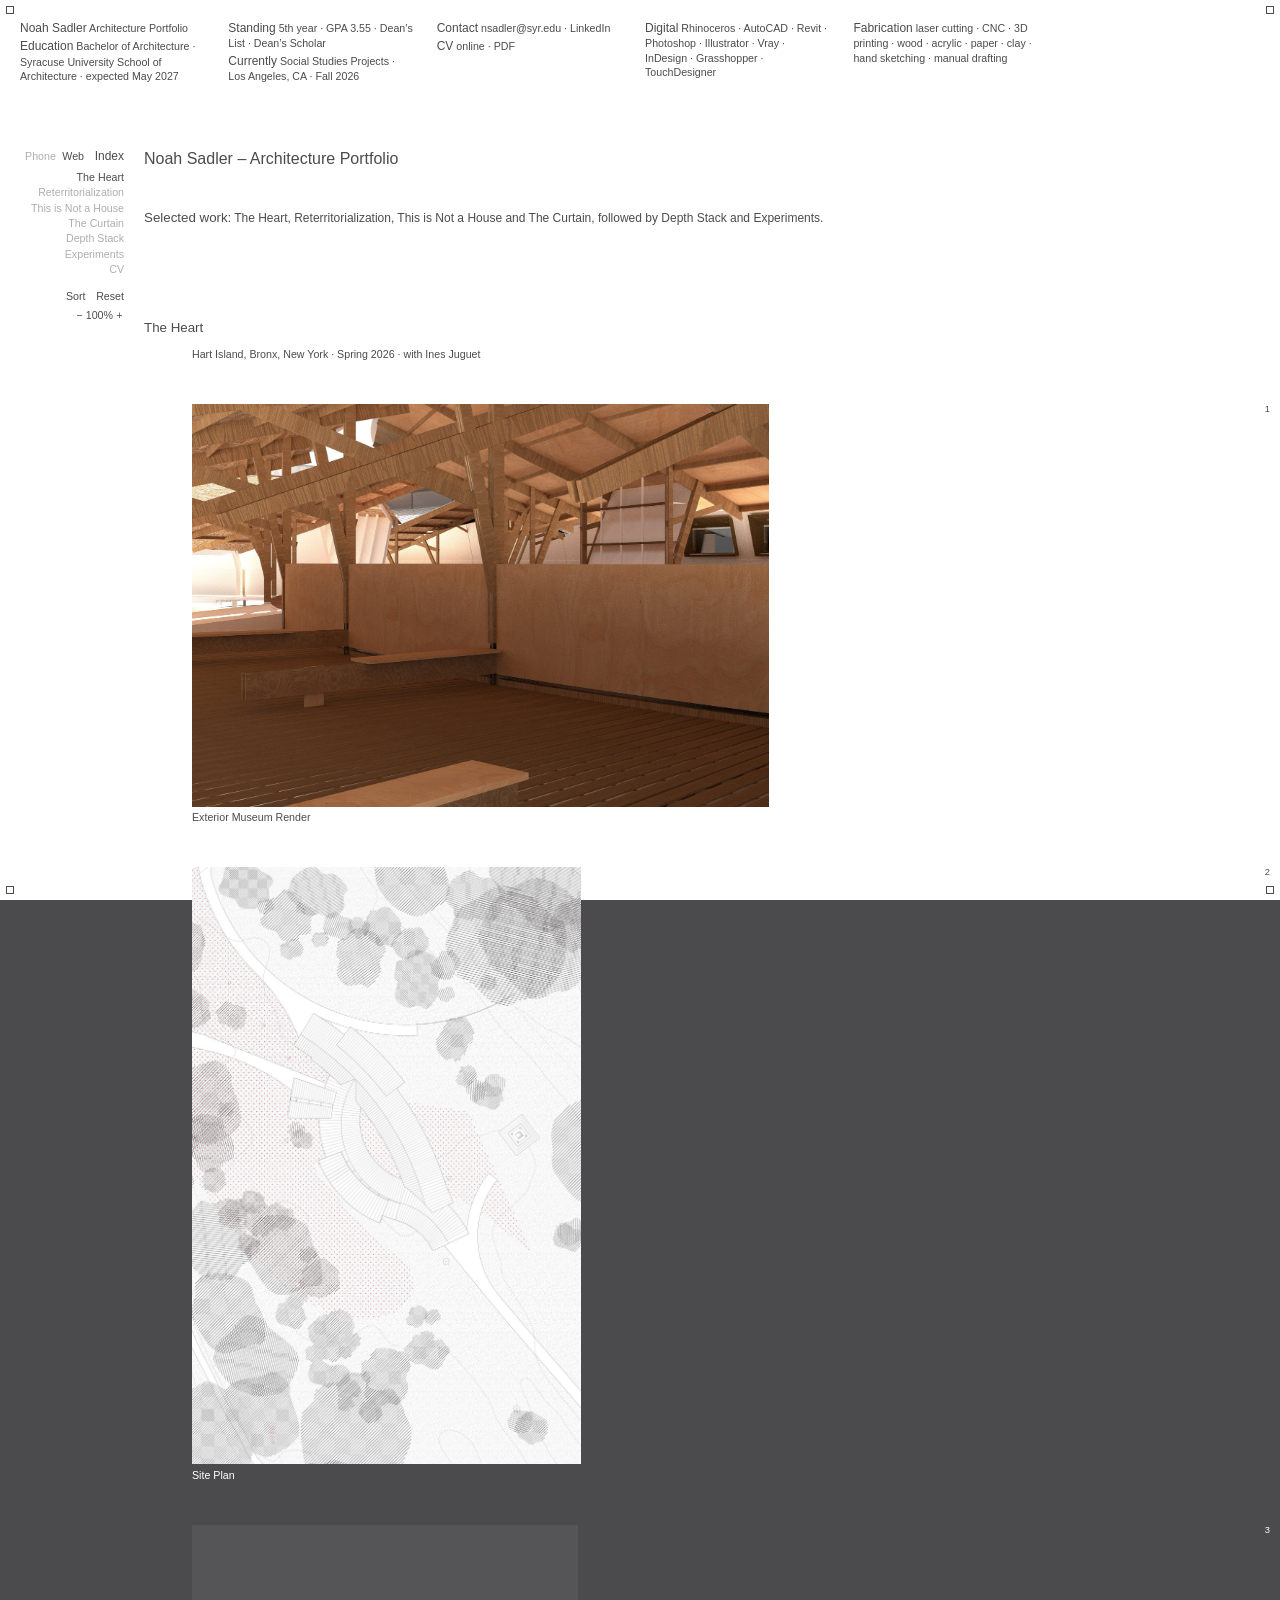
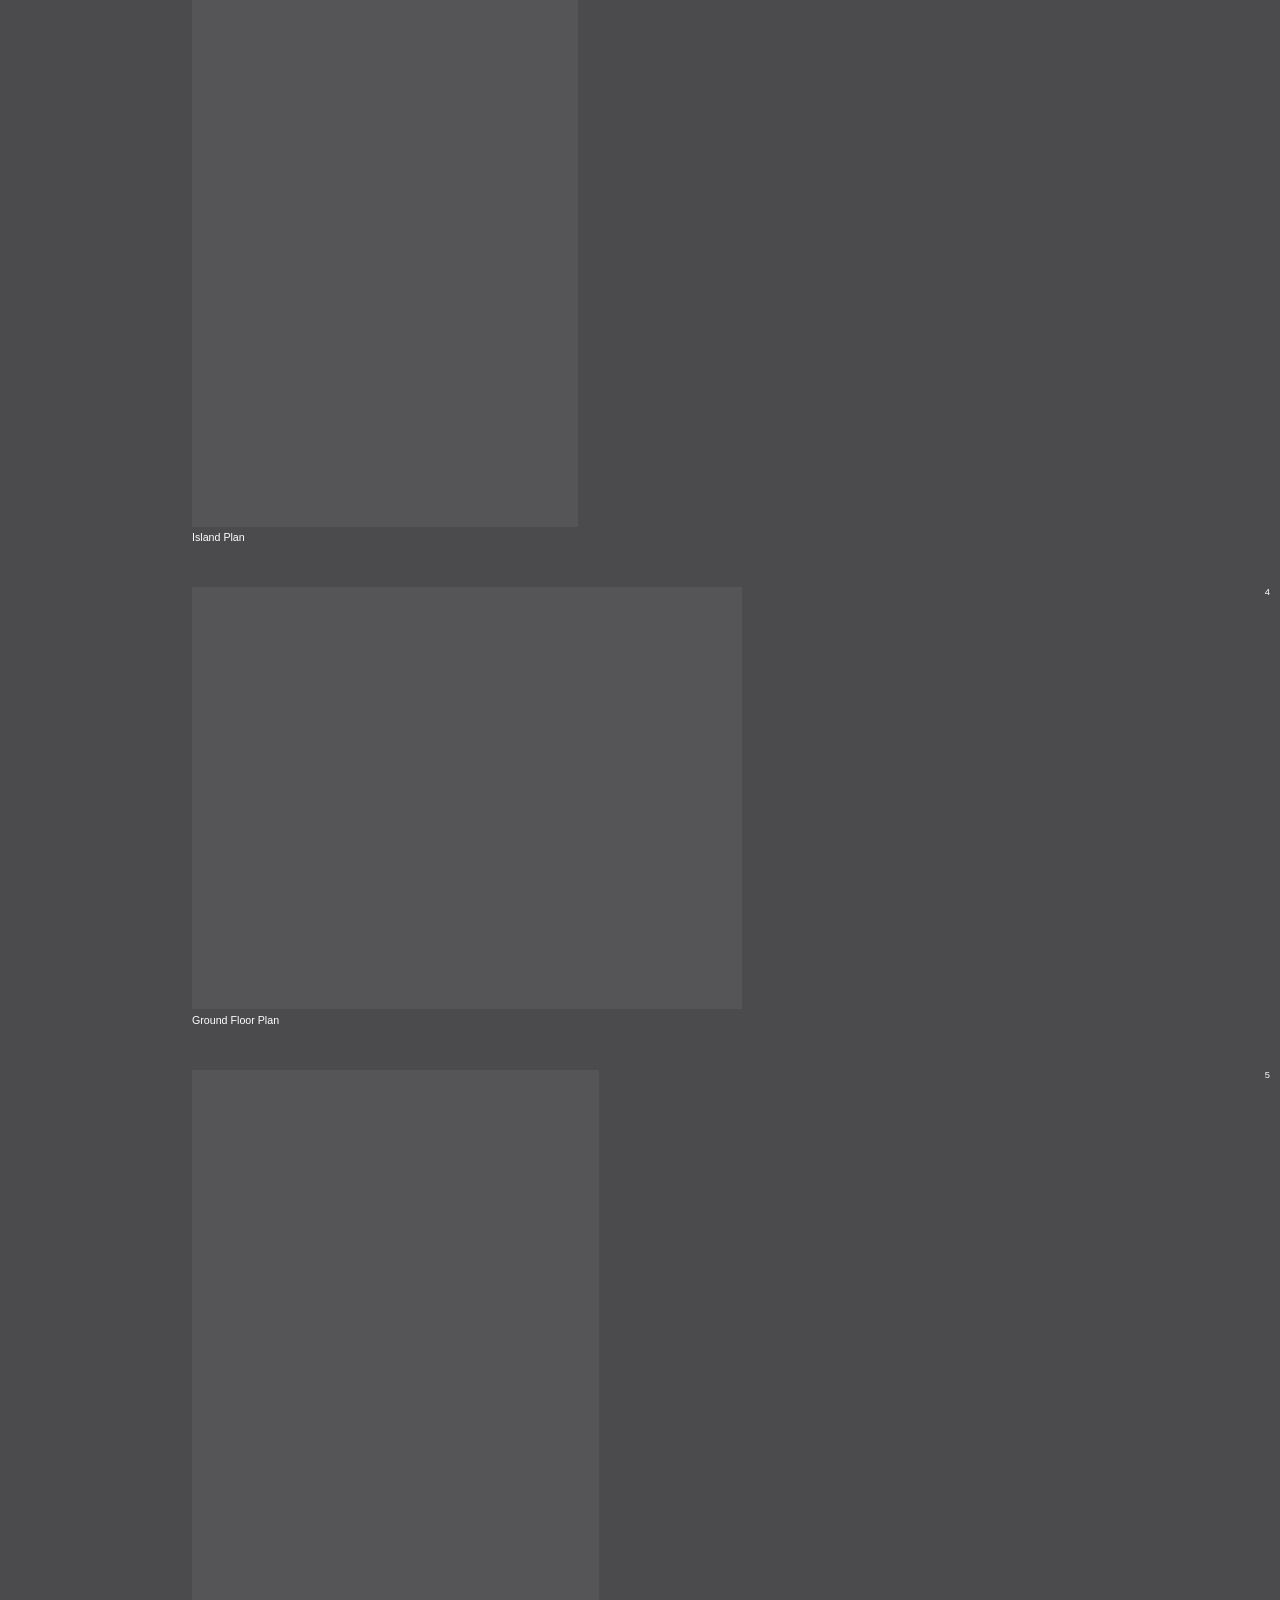
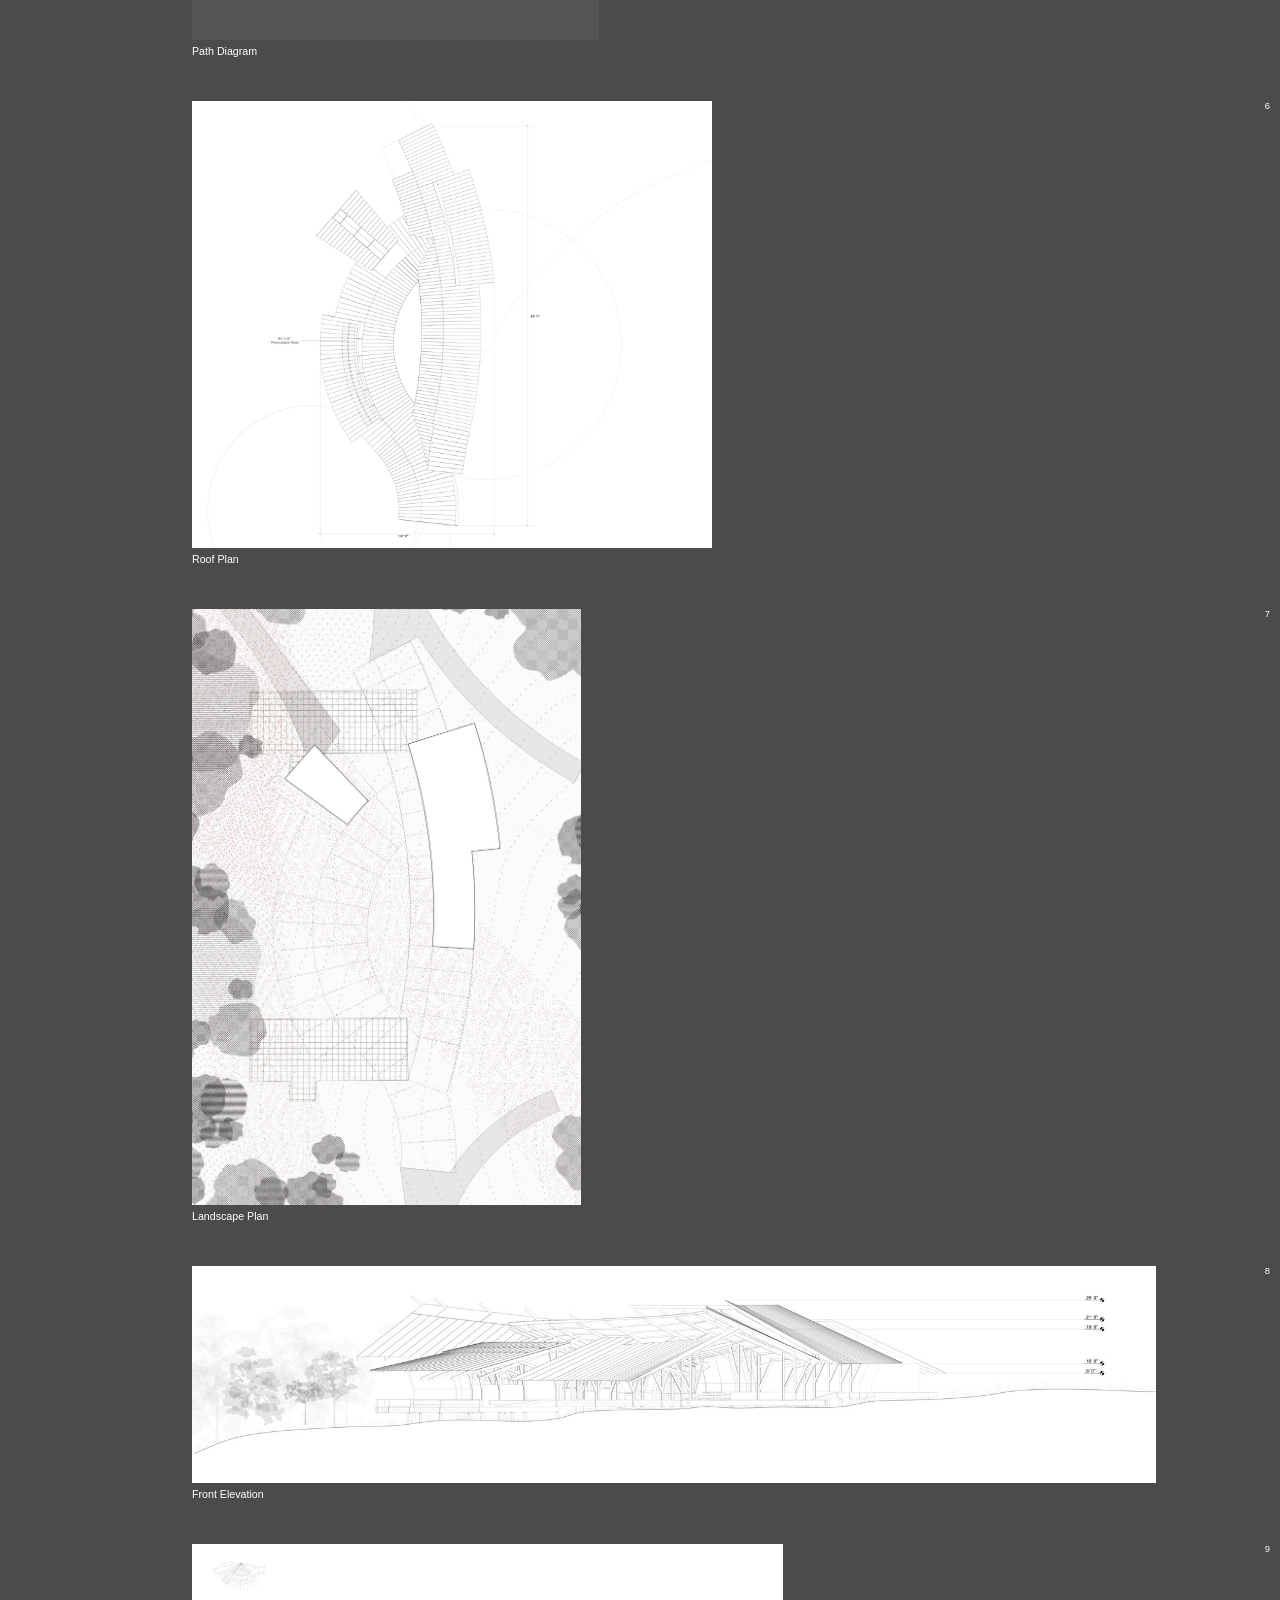
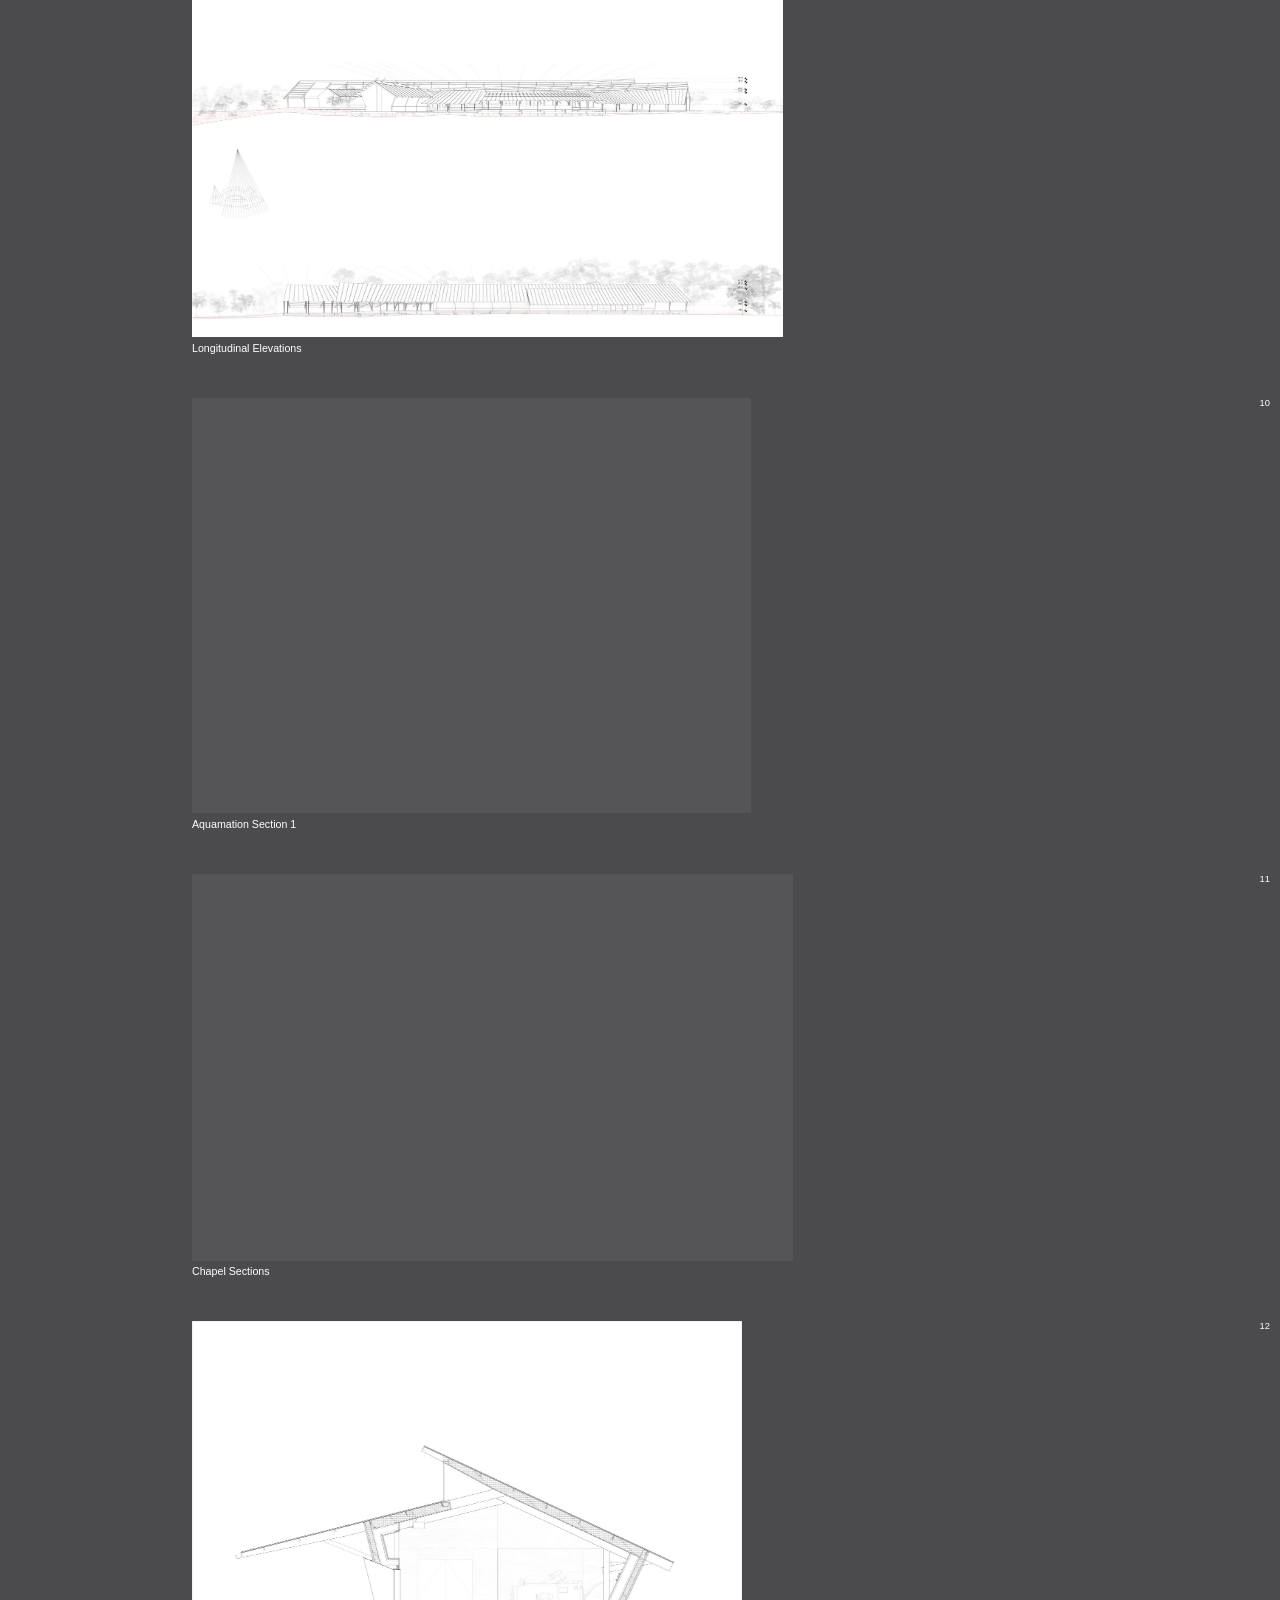
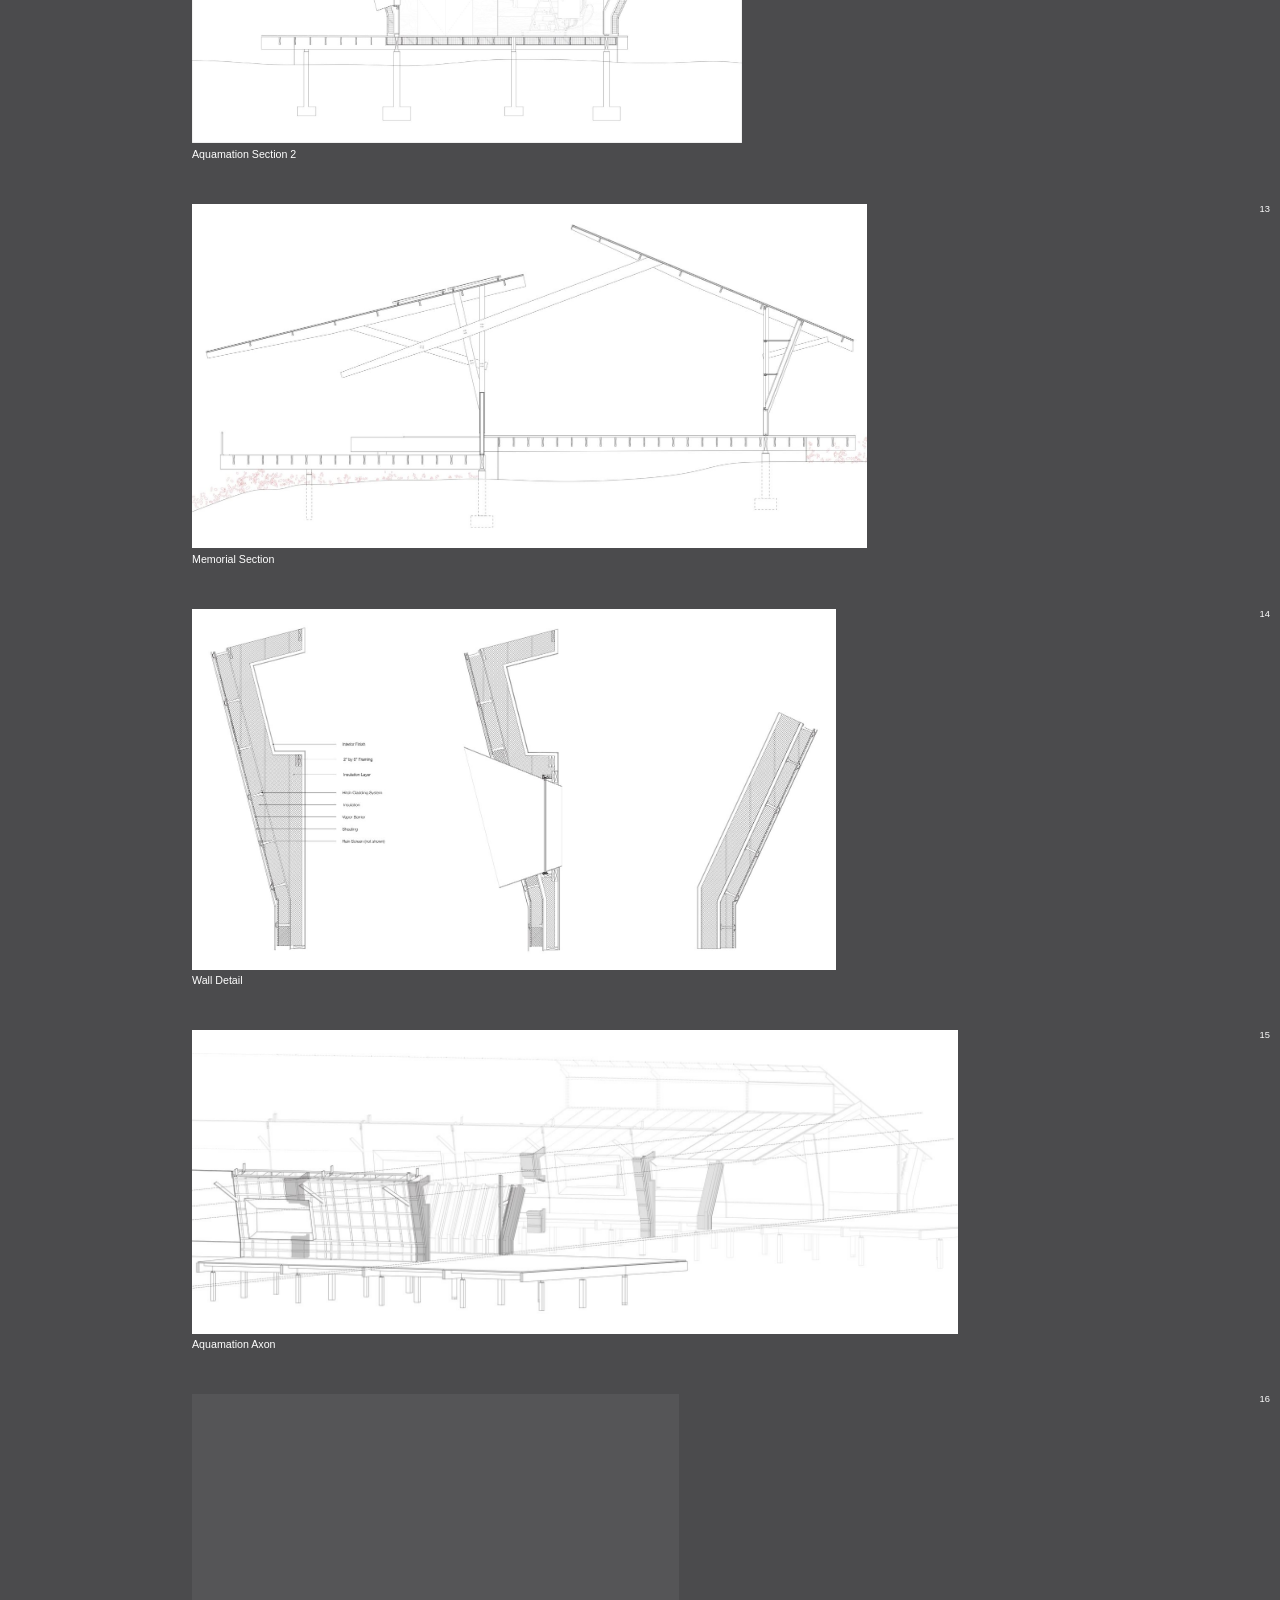
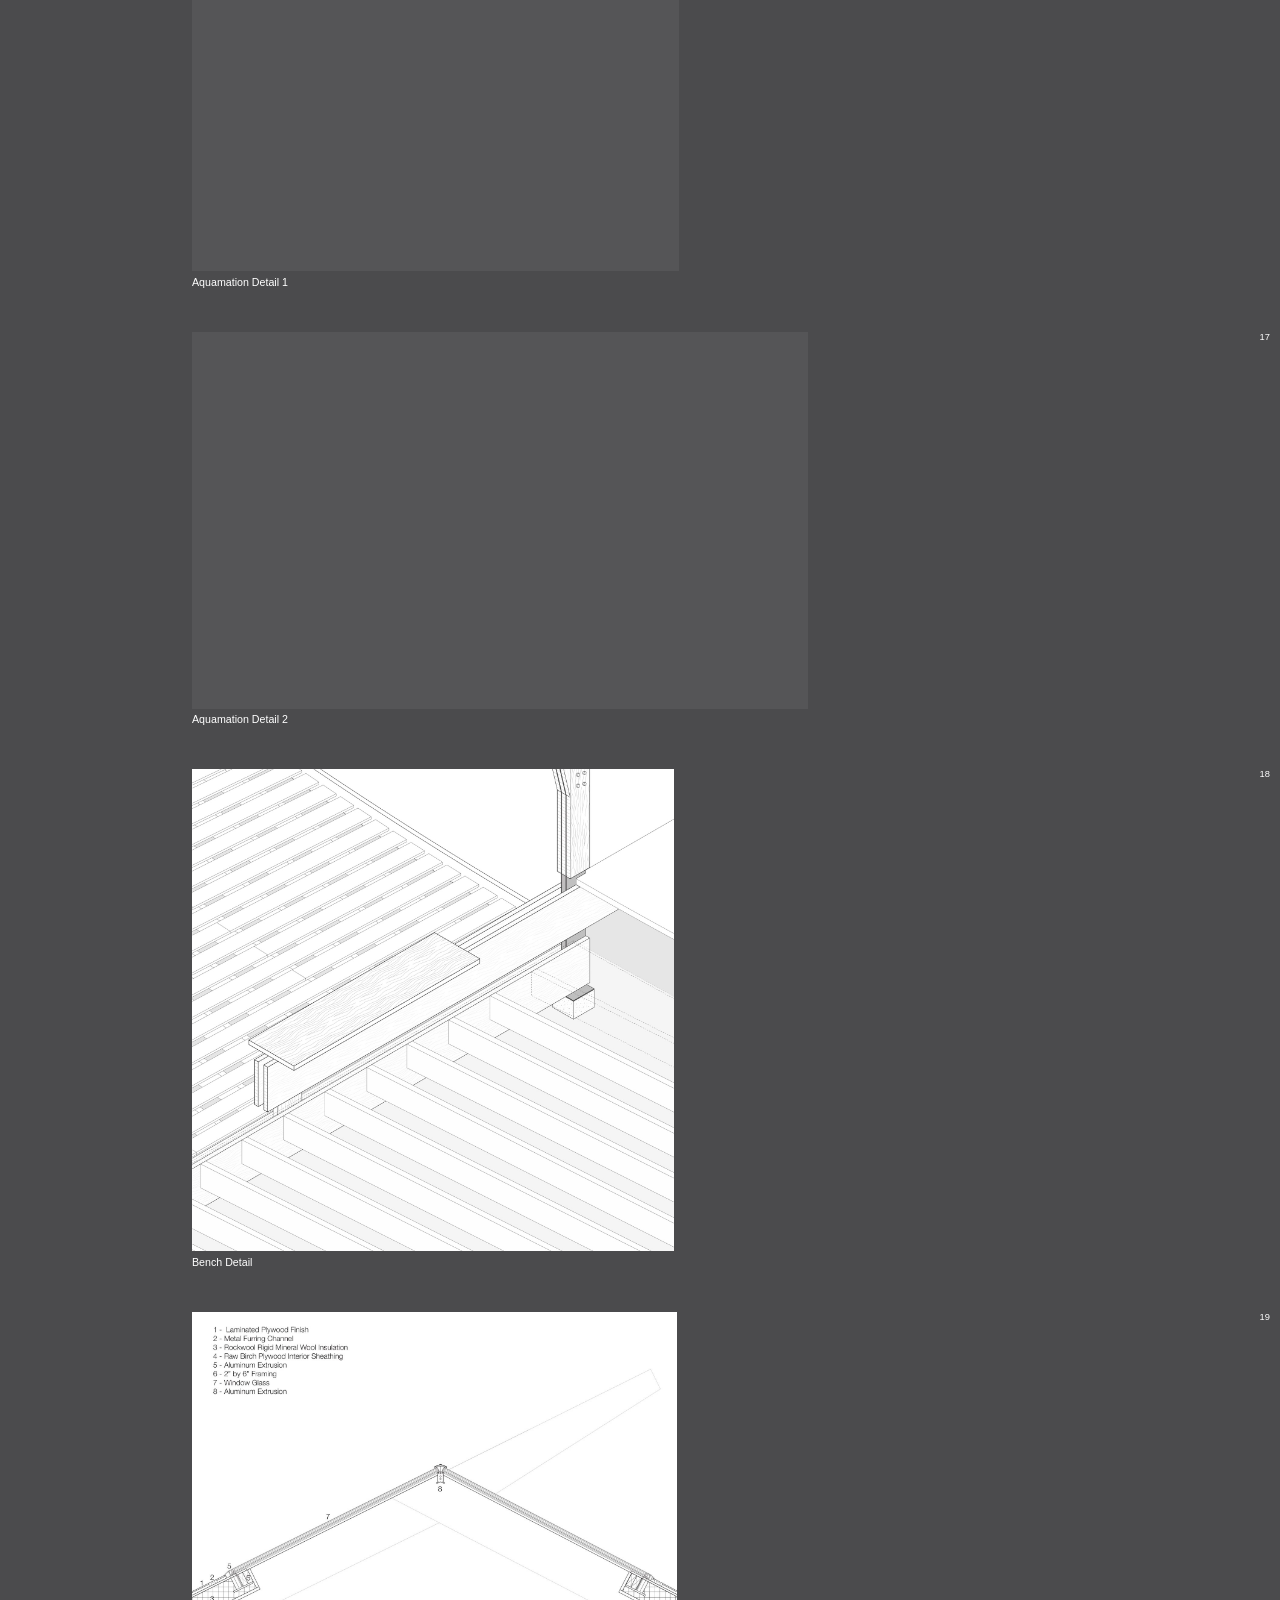
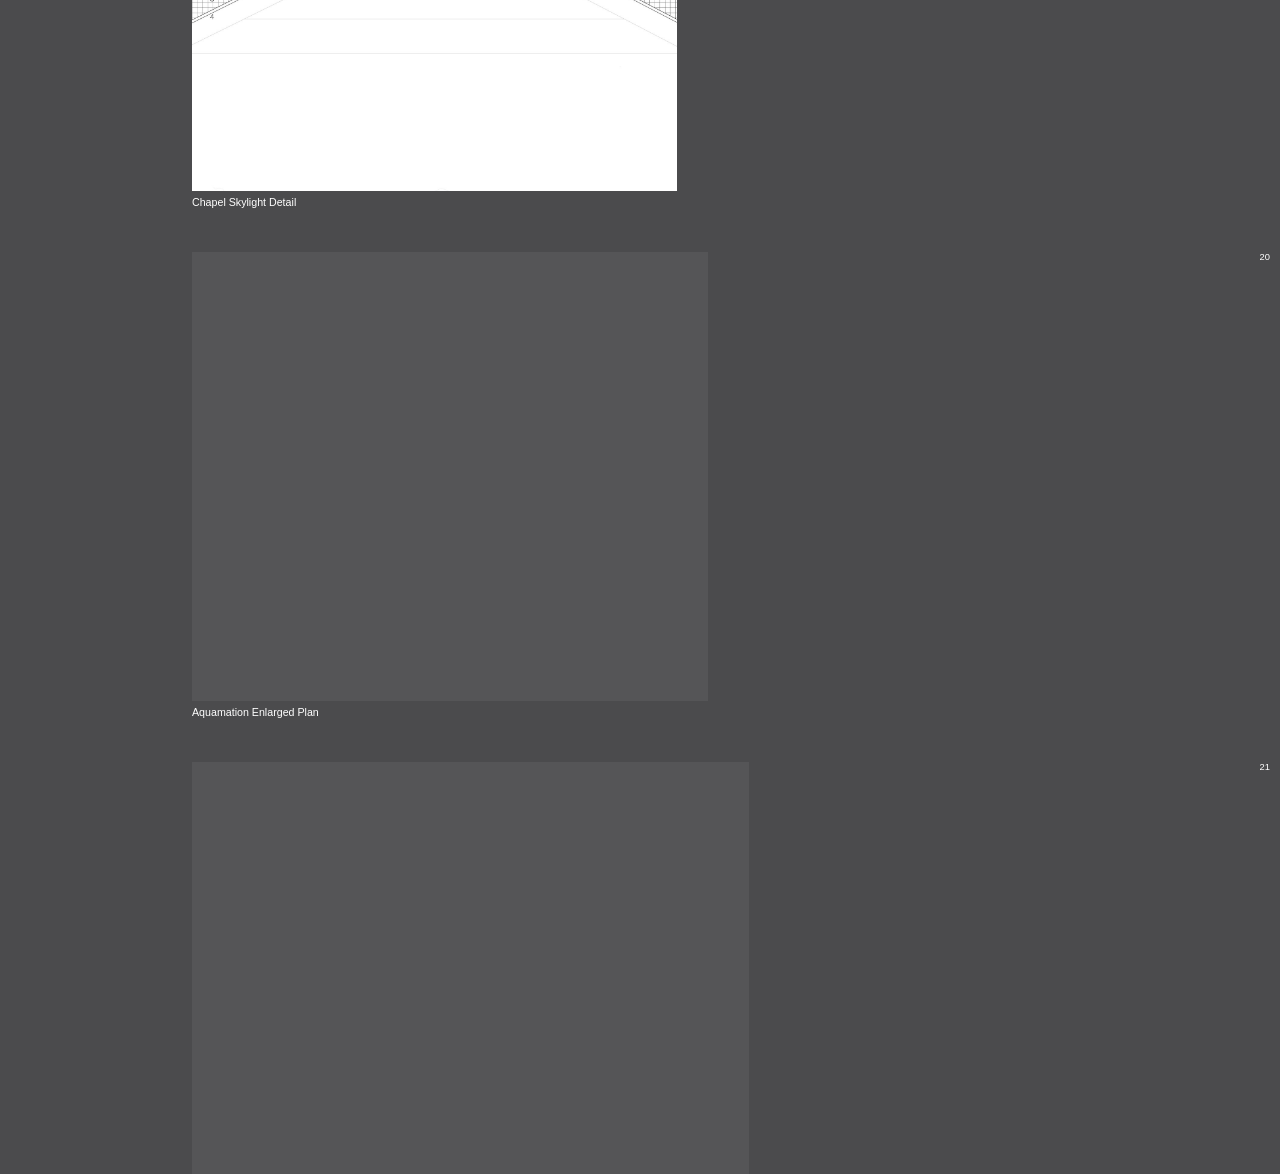
<file: index.html>
<!doctype html>
<html lang="en">
<head>
<meta charset="utf-8">
<meta name="viewport" content="width=device-width, initial-scale=1">
<title>Noah Sadler — Architecture Portfolio</title>
<meta name="description" content="Noah Sadler, architecture portfolio: The Heart, Reterritorialization, This is Not a House, The Curtain, Depth Stack, experiments and CV.">
<link rel="stylesheet" href="site.css?v=2fb1f12a">
</head>
<body class="portfolio" id="top">
<div id="boxfill" aria-hidden="true"></div>
<header id="brief" class="flip" aria-label="Noah Sadler, at a glance">
<p><strong class="lead">Noah Sadler</strong> Architecture Portfolio</p>
<p><strong class="lead">Education</strong> Bachelor of Architecture · Syracuse University School of Architecture · expected May 2027</p>
<p><strong class="lead">Standing</strong> 5th year · GPA 3.55 · Dean’s List · Dean’s Scholar</p>
<p><strong class="lead">Currently</strong> Social Studies Projects · Los Angeles, CA · Fall 2026</p>
<p><strong class="lead">Contact</strong> <a href="mailto:nsadler@syr.edu">nsadler@syr.edu</a> · <a href="https://www.linkedin.com/in/noah-sadler" target="_blank" rel="noopener">LinkedIn</a></p>
<p><strong class="lead">CV</strong> <a href="cv.html">online</a> · <a href="Noah_Sadler_CV.pdf" target="_blank" rel="noopener">PDF</a></p>
<p><strong class="lead">Digital</strong> Rhinoceros · AutoCAD · Revit · Photoshop · Illustrator · Vray · InDesign · Grasshopper · TouchDesigner</p>
<p><strong class="lead">Fabrication</strong> laser cutting · CNC · 3D printing · wood · acrylic · paper · clay · hand sketching · manual drafting</p>

</header>
<nav id="index" aria-label="Index"><div class="inner"><div class="head"><a class="lead" href="index.html#top" title="Back to the top">Index</a><span class="view" role="group" aria-label="Version"><button type="button" data-view="phone">Phone</button><button type="button" data-view="web">Web</button></span></div><a href="index.html#the-heart">The Heart</a><a href="index.html#reterritorialization">Reterritorialization</a><a href="index.html#this-is-not-a-house">This is Not a House</a><a href="index.html#the-curtain">The Curtain</a><a href="index.html#depth-stack">Depth Stack</a><a href="index.html#experiments">Experiments</a><a href="cv.html">CV</a><span class="acts"><button type="button" class="sort" title="Put every image back in order">Sort</button><button type="button" class="reset" title="Back to how the site opens">Reset</button></span><span class="scale" title="Scale the page down to see more of it at once (or Alt + scroll)"><button type="button" class="zo" aria-label="Scale down">−</button><span class="zv">100%</span><button type="button" class="zi" aria-label="Scale up">+</button></span></div></nav>
<main>
<h1>Noah Sadler – Architecture Portfolio</h1><p class="sec intro"><strong class="lead">Selected work</strong>: <a href="#the-heart">The Heart</a>, <a href="#reterritorialization">Reterritorialization</a>, <a href="#this-is-not-a-house">This is Not a House</a> and <a href="#the-curtain">The Curtain</a>, followed by <a href="#depth-stack">Depth Stack</a> and <a href="#experiments">Experiments</a>.</p><section id="the-heart"><p class="sec"><strong class="lead">The Heart</strong> </p><p class="facts">Hart Island, Bronx, New York · Spring 2026 · with Ines Juguet</p><figure data-n="1" data-full="full/01_the-heart/24_exterior-museum-render.jpg" style="--ar:1.4350"><img src="img/01_the-heart/24_exterior-museum-render.jpg" width="1600" height="1115" alt="Exterior Museum Render" loading="lazy" decoding="async"><figcaption>Exterior Museum Render<span class="cite"> <a href="full/01_the-heart/24_exterior-museum-render.jpg" target="_blank" rel="noopener">1</a></span></figcaption></figure><figure data-n="2" data-full="full/01_the-heart/01_site-plan.jpg" style="--ar:0.6523"><img src="img/01_the-heart/01_site-plan.jpg" width="1600" height="2453" alt="Site Plan" loading="lazy" decoding="async"><figcaption>Site Plan<span class="cite"> <a href="full/01_the-heart/01_site-plan.jpg" target="_blank" rel="noopener">2</a></span></figcaption></figure><figure data-n="3" data-full="full/01_the-heart/02_island-plan.jpg" style="--ar:0.6410"><img src="img/01_the-heart/02_island-plan.jpg" width="1600" height="2496" alt="Island Plan" loading="lazy" decoding="async"><figcaption>Island Plan<span class="cite"> <a href="full/01_the-heart/02_island-plan.jpg" target="_blank" rel="noopener">3</a></span></figcaption></figure><figure data-n="4" data-full="full/01_the-heart/04_ground-floor-plan.jpg" style="--ar:1.3040"><img src="img/01_the-heart/04_ground-floor-plan.jpg" width="1600" height="1227" alt="Ground Floor Plan" loading="lazy" decoding="async"><figcaption>Ground Floor Plan<span class="cite"> <a href="full/01_the-heart/04_ground-floor-plan.jpg" target="_blank" rel="noopener">4</a></span></figcaption></figure><figure data-n="5" data-full="full/01_the-heart/03_path-diagram.jpg" style="--ar:0.7146"><img src="img/01_the-heart/03_path-diagram.jpg" width="1600" height="2239" alt="Path Diagram" loading="lazy" decoding="async"><figcaption>Path Diagram<span class="cite"> <a href="full/01_the-heart/03_path-diagram.jpg" target="_blank" rel="noopener">5</a></span></figcaption></figure><figure data-n="6" data-full="full/01_the-heart/05_roof-plan.jpg" style="--ar:1.1628"><img src="img/01_the-heart/05_roof-plan.jpg" width="1600" height="1376" alt="Roof Plan" loading="lazy" decoding="async"><figcaption>Roof Plan<span class="cite"> <a href="full/01_the-heart/05_roof-plan.jpg" target="_blank" rel="noopener">6</a></span></figcaption></figure><figure data-n="7" data-full="full/01_the-heart/06_landscape-plan.jpg" style="--ar:0.6523"><img src="img/01_the-heart/06_landscape-plan.jpg" width="1600" height="2453" alt="Landscape Plan" loading="lazy" decoding="async"><figcaption>Landscape Plan<span class="cite"> <a href="full/01_the-heart/06_landscape-plan.jpg" target="_blank" rel="noopener">7</a></span></figcaption></figure><figure data-n="8" data-full="full/01_the-heart/07_front-elevation.jpg" style="--ar:4.4321"><img src="img/01_the-heart/07_front-elevation.jpg" width="1600" height="361" alt="Front Elevation" loading="lazy" decoding="async"><figcaption>Front Elevation<span class="cite"> <a href="full/01_the-heart/07_front-elevation.jpg" target="_blank" rel="noopener">8</a></span></figcaption></figure><figure data-n="9" data-full="full/01_the-heart/08_longitudinal-elevations.jpg" style="--ar:1.5023"><img src="img/01_the-heart/08_longitudinal-elevations.jpg" width="1600" height="1065" alt="Longitudinal Elevations" loading="lazy" decoding="async"><figcaption>Longitudinal Elevations<span class="cite"> <a href="full/01_the-heart/08_longitudinal-elevations.jpg" target="_blank" rel="noopener">9</a></span></figcaption></figure><figure data-n="10" data-full="full/01_the-heart/09_aquamation-section-1.jpg" style="--ar:1.3479"><img src="img/01_the-heart/09_aquamation-section-1.jpg" width="1600" height="1187" alt="Aquamation Section 1" loading="lazy" decoding="async"><figcaption>Aquamation Section 1<span class="cite"> <a href="full/01_the-heart/09_aquamation-section-1.jpg" target="_blank" rel="noopener">10</a></span></figcaption></figure><figure data-n="11" data-full="full/01_the-heart/11_chapel-sections.jpg" style="--ar:1.5534"><img src="img/01_the-heart/11_chapel-sections.jpg" width="1600" height="1030" alt="Chapel Sections" loading="lazy" decoding="async"><figcaption>Chapel Sections<span class="cite"> <a href="full/01_the-heart/11_chapel-sections.jpg" target="_blank" rel="noopener">11</a></span></figcaption></figure><figure data-n="12" data-full="full/01_the-heart/10_aquamation-section-2.jpg" style="--ar:1.3040"><img src="img/01_the-heart/10_aquamation-section-2.jpg" width="1600" height="1227" alt="Aquamation Section 2" loading="lazy" decoding="async"><figcaption>Aquamation Section 2<span class="cite"> <a href="full/01_the-heart/10_aquamation-section-2.jpg" target="_blank" rel="noopener">12</a></span></figcaption></figure><figure data-n="13" data-full="full/01_the-heart/12_memorial-section.jpg" style="--ar:1.9632"><img src="img/01_the-heart/12_memorial-section.jpg" width="1600" height="815" alt="Memorial Section" loading="lazy" decoding="async"><figcaption>Memorial Section<span class="cite"> <a href="full/01_the-heart/12_memorial-section.jpg" target="_blank" rel="noopener">13</a></span></figcaption></figure><figure data-n="14" data-full="full/01_the-heart/13_wall-detail.jpg" style="--ar:1.7837"><img src="img/01_the-heart/13_wall-detail.jpg" width="1600" height="897" alt="Wall Detail" loading="lazy" decoding="async"><figcaption>Wall Detail<span class="cite"> <a href="full/01_the-heart/13_wall-detail.jpg" target="_blank" rel="noopener">14</a></span></figcaption></figure><figure data-n="15" data-full="full/01_the-heart/14_aquamation-axon.jpg" style="--ar:2.5237"><img src="img/01_the-heart/14_aquamation-axon.jpg" width="1600" height="634" alt="Aquamation Axon" loading="lazy" decoding="async"><figcaption>Aquamation Axon<span class="cite"> <a href="full/01_the-heart/14_aquamation-axon.jpg" target="_blank" rel="noopener">15</a></span></figcaption></figure><figure data-n="16" data-full="full/01_the-heart/15_aquamation-detail-1.jpg" style="--ar:1.0230"><img src="img/01_the-heart/15_aquamation-detail-1.jpg" width="1600" height="1564" alt="Aquamation Detail 1" loading="lazy" decoding="async"><figcaption>Aquamation Detail 1<span class="cite"> <a href="full/01_the-heart/15_aquamation-detail-1.jpg" target="_blank" rel="noopener">16</a></span></figcaption></figure><figure data-n="17" data-full="full/01_the-heart/16_aquamation-detail-2.jpg" style="--ar:1.6343"><img src="img/01_the-heart/16_aquamation-detail-2.jpg" width="1600" height="979" alt="Aquamation Detail 2" loading="lazy" decoding="async"><figcaption>Aquamation Detail 2<span class="cite"> <a href="full/01_the-heart/16_aquamation-detail-2.jpg" target="_blank" rel="noopener">17</a></span></figcaption></figure><figure data-n="18" data-full="full/01_the-heart/18_bench-detail.jpg" style="--ar:1.0000"><img src="img/01_the-heart/18_bench-detail.jpg" width="1600" height="1600" alt="Bench Detail" loading="lazy" decoding="async"><figcaption>Bench Detail<span class="cite"> <a href="full/01_the-heart/18_bench-detail.jpg" target="_blank" rel="noopener">18</a></span></figcaption></figure><figure data-n="19" data-full="full/01_the-heart/17_chapel-skylight-detail.jpg" style="--ar:1.0127"><img src="img/01_the-heart/17_chapel-skylight-detail.jpg" width="1600" height="1580" alt="Chapel Skylight Detail" loading="lazy" decoding="async"><figcaption>Chapel Skylight Detail<span class="cite"> <a href="full/01_the-heart/17_chapel-skylight-detail.jpg" target="_blank" rel="noopener">19</a></span></figcaption></figure><figure data-n="20" data-full="full/01_the-heart/19_aquamation-enlarged-plan.jpg" style="--ar:1.1486"><img src="img/01_the-heart/19_aquamation-enlarged-plan.jpg" width="1600" height="1393" alt="Aquamation Enlarged Plan" loading="lazy" decoding="async"><figcaption>Aquamation Enlarged Plan<span class="cite"> <a href="full/01_the-heart/19_aquamation-enlarged-plan.jpg" target="_blank" rel="noopener">20</a></span></figcaption></figure><figure data-n="21" data-full="full/01_the-heart/20_chapel-enlarged-plan.jpg" style="--ar:1.3367"><img src="img/01_the-heart/20_chapel-enlarged-plan.jpg" width="1600" height="1197" alt="Chapel Enlarged Plan" loading="lazy" decoding="async"><figcaption>Chapel Enlarged Plan<span class="cite"> <a href="full/01_the-heart/20_chapel-enlarged-plan.jpg" target="_blank" rel="noopener">21</a></span></figcaption></figure><figure data-n="22" data-full="full/01_the-heart/22_museum-interior-section.jpg" style="--ar:0.8008"><img src="img/01_the-heart/22_museum-interior-section.jpg" width="1600" height="1998" alt="Museum Interior Section" loading="lazy" decoding="async"><figcaption>Museum Interior Section<span class="cite"> <a href="full/01_the-heart/22_museum-interior-section.jpg" target="_blank" rel="noopener">22</a></span></figcaption></figure><figure data-n="23" data-full="full/01_the-heart/21_museum-plan.jpg" style="--ar:1.3367"><img src="img/01_the-heart/21_museum-plan.jpg" width="1600" height="1197" alt="Museum Plan" loading="lazy" decoding="async"><figcaption>Museum Plan<span class="cite"> <a href="full/01_the-heart/21_museum-plan.jpg" target="_blank" rel="noopener">23</a></span></figcaption></figure><figure data-n="24" data-full="full/01_the-heart/23_interior-elevations.jpg" style="--ar:1.6667"><img src="img/01_the-heart/23_interior-elevations.jpg" width="1600" height="960" alt="Interior Elevations" loading="lazy" decoding="async"><figcaption>Interior Elevations<span class="cite"> <a href="full/01_the-heart/23_interior-elevations.jpg" target="_blank" rel="noopener">24</a></span></figcaption></figure><figure data-n="25" data-full="full/01_the-heart/25_interior-render.jpg" style="--ar:1.4350"><img src="img/01_the-heart/25_interior-render.jpg" width="1600" height="1115" alt="Interior Render" loading="lazy" decoding="async"><figcaption>Interior Render<span class="cite"> <a href="full/01_the-heart/25_interior-render.jpg" target="_blank" rel="noopener">25</a></span></figcaption></figure><figure data-n="26" data-full="full/01_the-heart/29_bay-1-sections.jpg" style="--ar:1.4692"><img src="img/01_the-heart/29_bay-1-sections.jpg" width="1600" height="1089" alt="Bay 1 Sections" loading="lazy" decoding="async"><figcaption>Bay 1 Sections<span class="cite"> <a href="full/01_the-heart/29_bay-1-sections.jpg" target="_blank" rel="noopener">26</a></span></figcaption></figure><figure data-n="27" data-full="full/01_the-heart/28_structural-plan.jpg" style="--ar:1.3289"><img src="img/01_the-heart/28_structural-plan.jpg" width="1600" height="1204" alt="Structural Plan" loading="lazy" decoding="async"><figcaption>Structural Plan<span class="cite"> <a href="full/01_the-heart/28_structural-plan.jpg" target="_blank" rel="noopener">27</a></span></figcaption></figure></section><section id="reterritorialization"><p class="sec"><strong class="lead">Reterritorialization</strong> proposes an assemblage and process for adaptive reuse modules to deterritorialize neglected spaces. Influenced by Deleuze and Guattari’s concept of territorialization, deterritorialization and reterritorialization. In Deptford increased gentrification is a product of territorialization. Identifying construction waste around the area and the prevalence of “meanwhile” space throughout London, we looked to speculate on the process of decentralizing development as means of taking back space for ecology and community.</p><p class="facts">Deptford, London, England · Fall 2025 · with Rowan Liu, Sylvia Liu and Isabella Mansfield · Rhino 3D, Vray, Adobe Illustrator and Adobe Photoshop</p><figure data-n="28" data-full="full/02_reterritorialization/02_render.jpg" style="--ar:2.0000"><img src="img/02_reterritorialization/02_render.jpg" width="1600" height="800" alt="Render" loading="lazy" decoding="async"><figcaption>Render<span class="cite"> <a href="full/02_reterritorialization/02_render.jpg" target="_blank" rel="noopener">28</a></span></figcaption></figure><figure data-n="29" data-full="full/02_reterritorialization/01_long-elevation.jpg" style="--ar:5.2117"><img src="img/02_reterritorialization/01_long-elevation.jpg" width="1600" height="307" alt="Long Elevation" loading="lazy" decoding="async"><figcaption>Long Elevation<span class="cite"> <a href="full/02_reterritorialization/01_long-elevation.jpg" target="_blank" rel="noopener">29</a></span></figcaption></figure><figure data-n="30" data-full="full/02_reterritorialization/04_detail-section.jpg" style="--ar:1.3925"><img src="img/02_reterritorialization/04_detail-section.jpg" width="1600" height="1149" alt="Detail Section, 1:80" loading="lazy" decoding="async"><figcaption>Detail Section, 1:80<span class="cite"> <a href="full/02_reterritorialization/04_detail-section.jpg" target="_blank" rel="noopener">30</a></span></figcaption></figure><figure data-n="31" data-full="full/02_reterritorialization/03_detail-elevation.jpg" style="--ar:1.4639"><img src="img/02_reterritorialization/03_detail-elevation.jpg" width="1600" height="1093" alt="Detail Elevation, 1:80" loading="lazy" decoding="async"><figcaption>Detail Elevation, 1:80<span class="cite"> <a href="full/02_reterritorialization/03_detail-elevation.jpg" target="_blank" rel="noopener">31</a></span></figcaption></figure></section><section id="this-is-not-a-house"><p class="sec"><strong class="lead">This is Not a House</strong> on the former colonial agricultural village, Centro II Sassu, families of the former inhabitants continue living in the blind eye of the government. We decided to exercise the continued use of the site by reclaiming the directors house. This process and proposal attempts to destroy the modern house, the machine for living and reproducing that many still live in today. Introduced initially by Albert Kahn through the open floor plan and Le Corbusier through l’Esprit Nouveau, today the modern house acts as a suppressant of identity and culture. Acknowledging Walter Benjamin’s “Destructive Character” this scheme proposes a process of deconstruction and reconstruction. Through deconstruction, a sensibility of the existing materials can be developed for reuse, then reconstruction of a personalized isolated house for its inhabitants outside of the modern machine is possible. Intending to create a familiarity for its residents at a personal level while simultaneously developing an unfamiliarity for everyone else. Pushing to destroy the repetitive program typologies of modernist houses, each program opposes its significant element, that which helps maintain its systematized control. In this case, the focus is the notion of the housewife in the kitchen, privacy in the bathroom, gathering in the living room, and the nuclear family in the bedroom.</p><p>This is not a house.</p><p class="facts">Centro II Sassu, Arborea, Sardegna · Spring 2025 · with Sam Wiseman and Samantha Greenberg · Rhino 3D, Vray, Adobe Illustrator and Adobe Photoshop</p><figure data-n="32" data-full="full/03_this-is-not-a-house/07_reassembly.jpg" style="--ar:1.4147"><img src="img/03_this-is-not-a-house/07_reassembly.jpg" width="1600" height="1131" alt="Reassembly" loading="lazy" decoding="async"><figcaption>Reassembly<span class="cite"> <a href="full/03_this-is-not-a-house/07_reassembly.jpg" target="_blank" rel="noopener">32</a></span></figcaption></figure><figure data-n="33" data-full="full/03_this-is-not-a-house/01_reassembly-collage.jpg" style="--ar:1.5009"><img src="img/03_this-is-not-a-house/01_reassembly-collage.jpg" width="1600" height="1066" alt="Reassembly Collage" loading="lazy" decoding="async"><figcaption>Reassembly Collage<span class="cite"> <a href="full/03_this-is-not-a-house/01_reassembly-collage.jpg" target="_blank" rel="noopener">33</a></span></figcaption></figure><figure data-n="34" data-full="full/03_this-is-not-a-house/02_kitchen.jpg" style="--ar:0.7070"><img src="img/03_this-is-not-a-house/02_kitchen.jpg" width="1600" height="2263" alt="Kitchen" loading="lazy" decoding="async"><figcaption>Kitchen<span class="cite"> <a href="full/03_this-is-not-a-house/02_kitchen.jpg" target="_blank" rel="noopener">34</a></span></figcaption></figure><figure data-n="35" data-full="full/03_this-is-not-a-house/04_living-room.jpg" style="--ar:0.7070"><img src="img/03_this-is-not-a-house/04_living-room.jpg" width="1600" height="2263" alt="Living Room" loading="lazy" decoding="async"><figcaption>Living Room<span class="cite"> <a href="full/03_this-is-not-a-house/04_living-room.jpg" target="_blank" rel="noopener">35</a></span></figcaption></figure><figure data-n="36" data-full="full/03_this-is-not-a-house/03_bathroom.jpg" style="--ar:0.7070"><img src="img/03_this-is-not-a-house/03_bathroom.jpg" width="1600" height="2263" alt="Bathroom" loading="lazy" decoding="async"><figcaption>Bathroom<span class="cite"> <a href="full/03_this-is-not-a-house/03_bathroom.jpg" target="_blank" rel="noopener">36</a></span></figcaption></figure><figure data-n="37" data-full="full/03_this-is-not-a-house/05_bedroom.jpg" style="--ar:0.7070"><img src="img/03_this-is-not-a-house/05_bedroom.jpg" width="1600" height="2263" alt="Bedroom" loading="lazy" decoding="async"><figcaption>Bedroom<span class="cite"> <a href="full/03_this-is-not-a-house/05_bedroom.jpg" target="_blank" rel="noopener">37</a></span></figcaption></figure><figure data-n="38" data-full="full/03_this-is-not-a-house/06_drawings.jpg" style="--ar:1.5296"><img src="img/03_this-is-not-a-house/06_drawings.jpg" width="1600" height="1046" alt="Drawings" loading="lazy" decoding="async"><figcaption>Drawings<span class="cite"> <a href="full/03_this-is-not-a-house/06_drawings.jpg" target="_blank" rel="noopener">38</a></span></figcaption></figure><figure data-n="39" data-full="full/03_this-is-not-a-house/08_disassembly.jpg" style="--ar:1.4147"><img src="img/03_this-is-not-a-house/08_disassembly.jpg" width="1600" height="1131" alt="Disassembly" loading="lazy" decoding="async"><figcaption>Disassembly<span class="cite"> <a href="full/03_this-is-not-a-house/08_disassembly.jpg" target="_blank" rel="noopener">39</a></span></figcaption></figure></section><section id="the-curtain"><p class="sec"><strong class="lead">The Curtain</strong> is a housing complex for multi-generational families, focused on the redevelopment of the urban fabric made possible by the removal of the I-81 viaduct. It aims to accommodate the needs of a family as they grow and change. Each unit houses different states of family. The units allow for flexible program through a series of aggregate fixed systems. They stack and aggregate to create terrace conditions and provide natural lighting for each unit. A corrugated facade drapes over the units connecting the parts to a unified whole.</p><p class="facts">Syracuse, New York · Fall 2024 · Rhino 3D, Adobe Illustrator and Adobe Photoshop</p><figure data-n="40" data-full="full/04_the-curtain/03_sections.jpg" style="--ar:1.4706"><img src="img/04_the-curtain/03_sections.jpg" width="1600" height="1088" alt="Sections and Elevations" loading="lazy" decoding="async"><figcaption>Sections and Elevations<span class="cite"> <a href="full/04_the-curtain/03_sections.jpg" target="_blank" rel="noopener">40</a></span></figcaption></figure><figure data-n="41" data-full="full/04_the-curtain/01_perspectives.jpg" style="--ar:3.0019"><img src="img/04_the-curtain/01_perspectives.jpg" width="1600" height="533" alt="Perspectives" loading="lazy" decoding="async"><figcaption>Perspectives<span class="cite"> <a href="full/04_the-curtain/01_perspectives.jpg" target="_blank" rel="noopener">41</a></span></figcaption></figure><figure data-n="42" data-full="full/04_the-curtain/04_drawing-2.jpg" style="--ar:1.4995"><img src="img/04_the-curtain/04_drawing-2.jpg" width="1600" height="1067" alt="Elevation" loading="lazy" decoding="async"><figcaption>Elevation<span class="cite"> <a href="full/04_the-curtain/04_drawing-2.jpg" target="_blank" rel="noopener">42</a></span></figcaption></figure><figure data-n="43" data-full="full/04_the-curtain/02_plans.jpg" style="--ar:0.9451"><img src="img/04_the-curtain/02_plans.jpg" width="1600" height="1693" alt="Fourth Level Plan and Unit Package" loading="lazy" decoding="async"><figcaption>Fourth Level Plan and Unit Package<span class="cite"> <a href="full/04_the-curtain/02_plans.jpg" target="_blank" rel="noopener">43</a></span></figcaption></figure><figure data-n="44" data-full="full/04_the-curtain/05_model-1.jpg" style="--ar:1.3333"><img src="img/04_the-curtain/05_model-1.jpg" width="1600" height="1200" alt="Model" loading="lazy" decoding="async"><figcaption>Model<span class="cite"> <a href="full/04_the-curtain/05_model-1.jpg" target="_blank" rel="noopener">44</a></span></figcaption></figure><figure data-n="45" data-full="full/04_the-curtain/06_model-2.jpg" style="--ar:1.7817"><img src="img/04_the-curtain/06_model-2.jpg" width="1600" height="898" alt="Model" loading="lazy" decoding="async"><figcaption>Model<span class="cite"> <a href="full/04_the-curtain/06_model-2.jpg" target="_blank" rel="noopener">45</a></span></figcaption></figure></section><section id="depth-stack"><p class="sec"><strong class="lead">Depth Stack</strong> </p><p class="facts">Fall 2026 · Blender, Python, COLMAP, LichtFeld Studio, SuperSplat and TouchDesigner</p><figure data-n="46" data-full="full/05_depth-stack/01_nivola-supersplat-model.jpg" style="--ar:2.0050"><img src="img/05_depth-stack/01_nivola-supersplat-model.jpg" width="1600" height="798" alt="Nivola, Gaussian Splat Model" loading="lazy" decoding="async"><figcaption>Nivola, Gaussian Splat Model<span class="cite"> <a href="full/05_depth-stack/01_nivola-supersplat-model.jpg" target="_blank" rel="noopener">46</a></span></figcaption></figure><figure data-n="47" data-full="full/05_depth-stack/02_forced-splat-capture.jpg" style="--ar:1.6842"><img src="img/05_depth-stack/02_forced-splat-capture.jpg" width="1600" height="950" alt="Nivola, Forced Splat Viewer Capture" loading="lazy" decoding="async"><figcaption>Nivola, Forced Splat Viewer Capture<span class="cite"> <a href="full/05_depth-stack/02_forced-splat-capture.jpg" target="_blank" rel="noopener">47</a></span></figcaption></figure><figure data-n="48" data-full="full/05_depth-stack/03_forced-splat-clip.mp4" style="--ar:1.6842"><video src="media/05_depth-stack/03_forced-splat-clip.mp4" width="1280" height="760" autoplay muted loop playsinline></video><figcaption>Forced Splat, Viewer Recording<span class="cite"> <a href="full/05_depth-stack/03_forced-splat-clip.mp4" target="_blank" rel="noopener">48</a></span></figcaption></figure><figure data-n="49" data-full="full/05_depth-stack/04_forced-splat-preview-1.jpg" style="--ar:2.6667"><img src="img/05_depth-stack/04_forced-splat-preview-1.jpg" width="1600" height="600" alt="Forced Splat, Views" loading="lazy" decoding="async"><figcaption>Forced Splat, Views<span class="cite"> <a href="full/05_depth-stack/04_forced-splat-preview-1.jpg" target="_blank" rel="noopener">49</a></span></figcaption></figure><figure data-n="50" data-full="full/05_depth-stack/05_forced-splat-preview-2.jpg" style="--ar:2.6667"><img src="img/05_depth-stack/05_forced-splat-preview-2.jpg" width="1600" height="600" alt="Forced Splat, Views" loading="lazy" decoding="async"><figcaption>Forced Splat, Views<span class="cite"> <a href="full/05_depth-stack/05_forced-splat-preview-2.jpg" target="_blank" rel="noopener">50</a></span></figcaption></figure><figure data-n="51" data-full="full/05_depth-stack/06_bang-bang.jpg" style="--ar:1.2614"><img src="img/05_depth-stack/06_bang-bang.jpg" width="772" height="612" alt="Bang Bang" loading="lazy" decoding="async"><figcaption>Bang Bang<span class="cite"> <a href="full/05_depth-stack/06_bang-bang.jpg" target="_blank" rel="noopener">51</a></span></figcaption></figure><figure data-n="52" data-full="full/05_depth-stack/07_bangbang.jpg" style="--ar:1.5985"><img src="img/05_depth-stack/07_bangbang.jpg" width="836" height="523" alt="Bang Bang, Point Cloud" loading="lazy" decoding="async"><figcaption>Bang Bang, Point Cloud<span class="cite"> <a href="full/05_depth-stack/07_bangbang.jpg" target="_blank" rel="noopener">52</a></span></figcaption></figure><figure data-n="53" data-full="full/05_depth-stack/08_splat-size-flower.jpg" style="--ar:1.7778"><img src="img/05_depth-stack/08_splat-size-flower.jpg" width="1280" height="720" alt="Splat Size, Flower, TouchDesigner" loading="lazy" decoding="async"><figcaption>Splat Size, Flower, TouchDesigner<span class="cite"> <a href="full/05_depth-stack/08_splat-size-flower.jpg" target="_blank" rel="noopener">53</a></span></figcaption></figure><figure data-n="54" data-full="full/05_depth-stack/09_splat-size-flower-2.jpg" style="--ar:1.7778"><img src="img/05_depth-stack/09_splat-size-flower-2.jpg" width="1280" height="720" alt="Splat Size, Flower, TouchDesigner" loading="lazy" decoding="async"><figcaption>Splat Size, Flower, TouchDesigner<span class="cite"> <a href="full/05_depth-stack/09_splat-size-flower-2.jpg" target="_blank" rel="noopener">54</a></span></figcaption></figure></section><section id="experiments"><p class="sec"><strong class="lead">Experiments</strong> Using methods of drawing, painting, poetry and sculpting. Developing a personal style and formulating thoughts and feelings into art. Improving my technical skill and experimenting with connecting analog and digital medias.</p><figure data-n="55" data-full="full/personal/01.mp4" style="--ar:1.7778"><video src="media/personal/01.mp4" width="1280" height="720" autoplay muted loop playsinline></video><figcaption>3D Scanned Hand, 2025, Polycam, TouchDesigner<span class="cite"> <a href="full/personal/01.mp4" target="_blank" rel="noopener">55</a></span></figcaption></figure><figure data-n="56" data-full="full/personal/02.gif" style="--ar:1.7778"><video src="media/personal/02.mp4" width="1280" height="720" autoplay muted loop playsinline></video><figcaption>A, 2026, TouchDesigner<span class="cite"> <a href="full/personal/02.gif" target="_blank" rel="noopener">56</a></span></figcaption></figure><figure data-n="57" data-full="full/personal/03.mp4" style="--ar:1.7778"><video src="media/personal/03.mp4" width="1280" height="720" autoplay muted loop playsinline></video><figcaption>Mapping London, 2025<span class="cite"> <a href="full/personal/03.mp4" target="_blank" rel="noopener">57</a></span></figcaption></figure><figure data-n="58" data-full="full/personal/04.mp4" style="--ar:1.3333"><video src="media/personal/04.mp4" width="1024" height="768" autoplay muted loop playsinline></video><figcaption>Hug Study Model, 2024, Clay<span class="cite"> <a href="full/personal/04.mp4" target="_blank" rel="noopener">58</a></span></figcaption></figure><figure data-n="59" data-full="full/personal/05.mp4" style="--ar:1.3333"><video src="media/personal/05.mp4" width="1024" height="768" autoplay muted loop playsinline></video><figcaption>Hug Me In The Sun, 2024, Clay<span class="cite"> <a href="full/personal/05.mp4" target="_blank" rel="noopener">59</a></span></figcaption></figure><figure data-n="60" data-full="full/personal/06.gif" style="--ar:1.7667"><video src="media/personal/06.mp4" width="848" height="480" autoplay muted loop playsinline></video><figcaption>Dancing Raven, 2025, TouchDesigner<span class="cite"> <a href="full/personal/06.gif" target="_blank" rel="noopener">60</a></span></figcaption></figure><figure data-n="61" data-full="full/personal/07.gif" style="--ar:1.7778"><video src="media/personal/07.mp4" width="1280" height="720" autoplay muted loop playsinline></video><figcaption>Letter Dog, 2026, TouchDesigner<span class="cite"> <a href="full/personal/07.gif" target="_blank" rel="noopener">61</a></span></figcaption></figure><figure data-n="62" data-full="full/personal/08.gif" style="--ar:1.0000"><video src="media/personal/08.mp4" width="1028" height="1028" autoplay muted loop playsinline></video><figcaption>Boat Lightning, 2025, TouchDesigner<span class="cite"> <a href="full/personal/08.gif" target="_blank" rel="noopener">62</a></span></figcaption></figure><figure data-n="63" data-full="full/personal/09.mp4" style="--ar:1.0000"><video src="media/personal/09.mp4" width="1028" height="1028" autoplay muted loop playsinline></video><figcaption>Dog, 2025, TouchDesigner<span class="cite"> <a href="full/personal/09.mp4" target="_blank" rel="noopener">63</a></span></figcaption></figure></section>
</main>
<aside id="srcs" aria-label="Full-size images"></aside>
<div id="box" aria-label="White box: drag any edge or corner to scale it">
<div class="h n" data-h="n" tabindex="0" role="separator" aria-label="Top edge"></div><div class="h s" data-h="s" tabindex="0" role="separator" aria-label="Bottom edge"></div>
<div class="h e" data-h="e" tabindex="0" role="separator" aria-label="Right edge"></div><div class="h w" data-h="w" tabindex="0" role="separator" aria-label="Left edge"></div>
<div class="h nw" data-h="nw"></div><div class="h ne" data-h="ne"></div><div class="h sw" data-h="sw"></div><div class="h se" data-h="se"></div>
</div>
<script src="site.js?v=6da2ee40"></script>
</body>
</html>
</file>
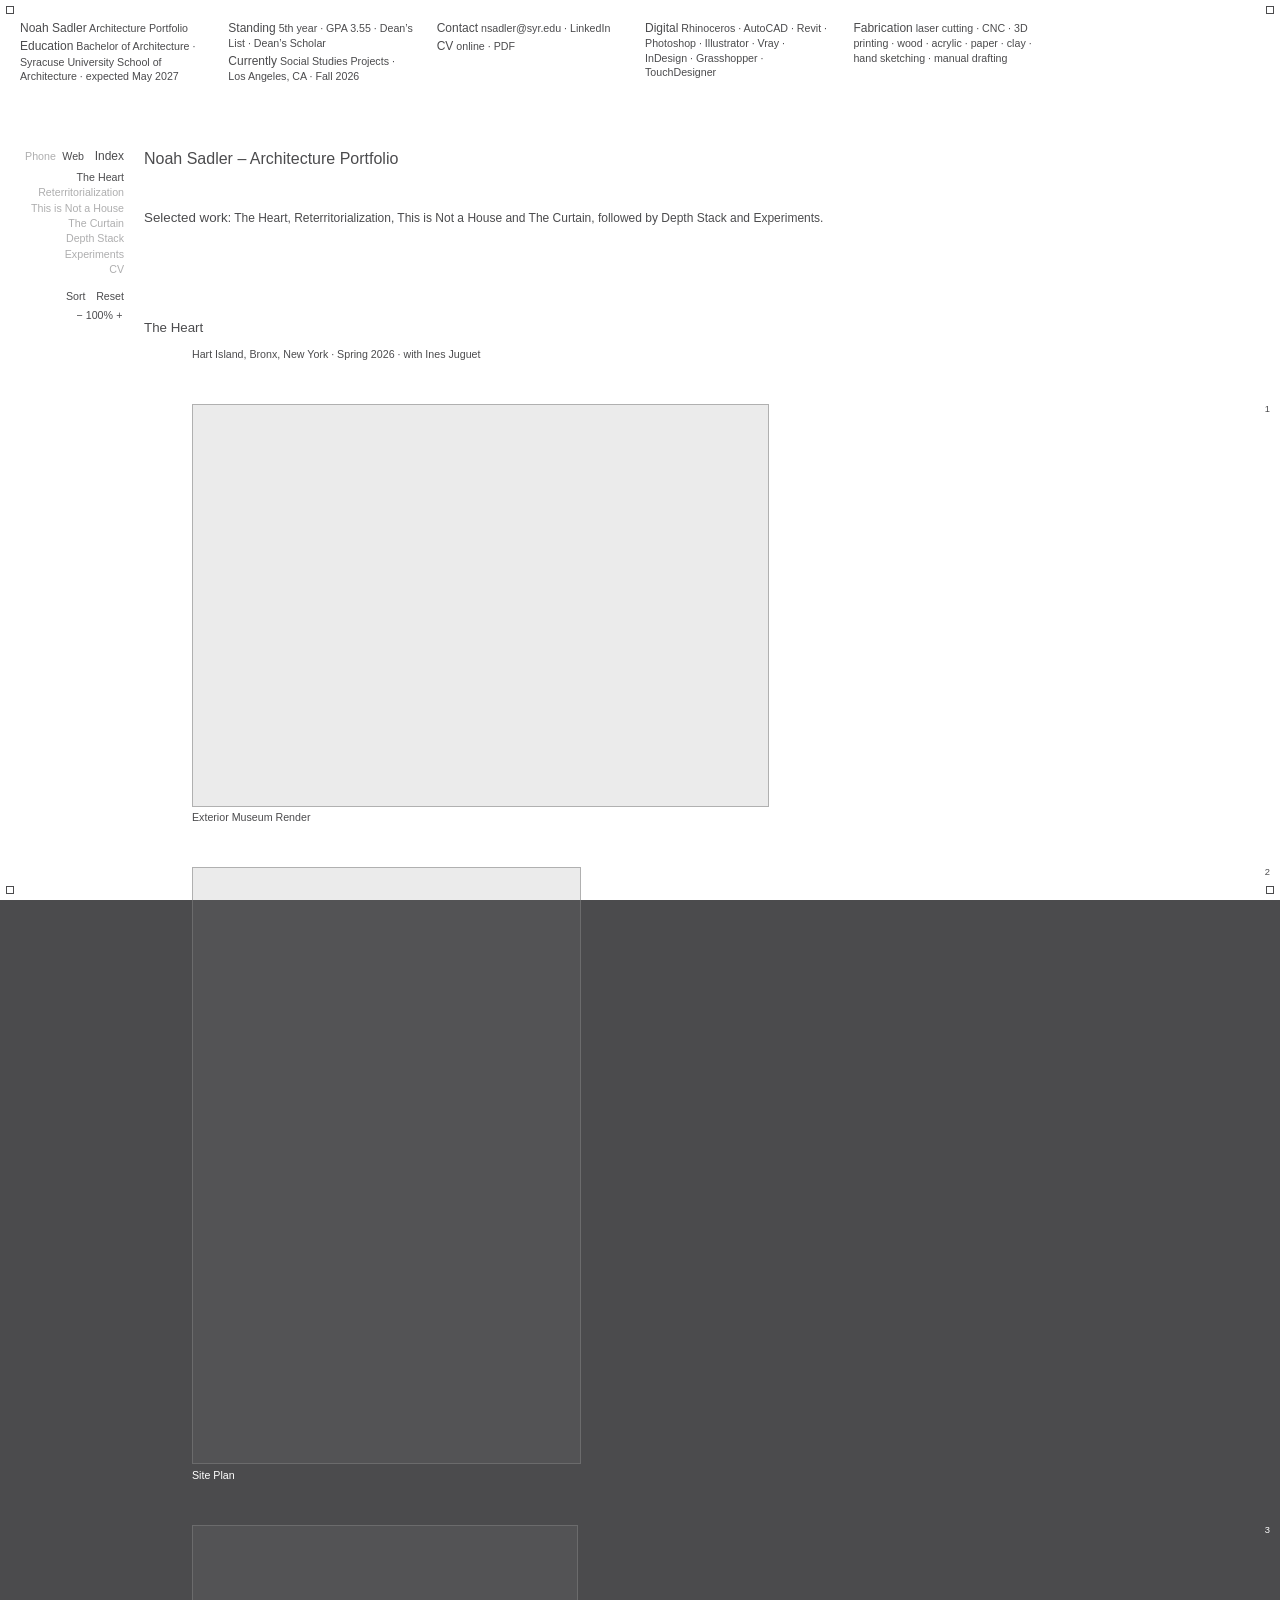
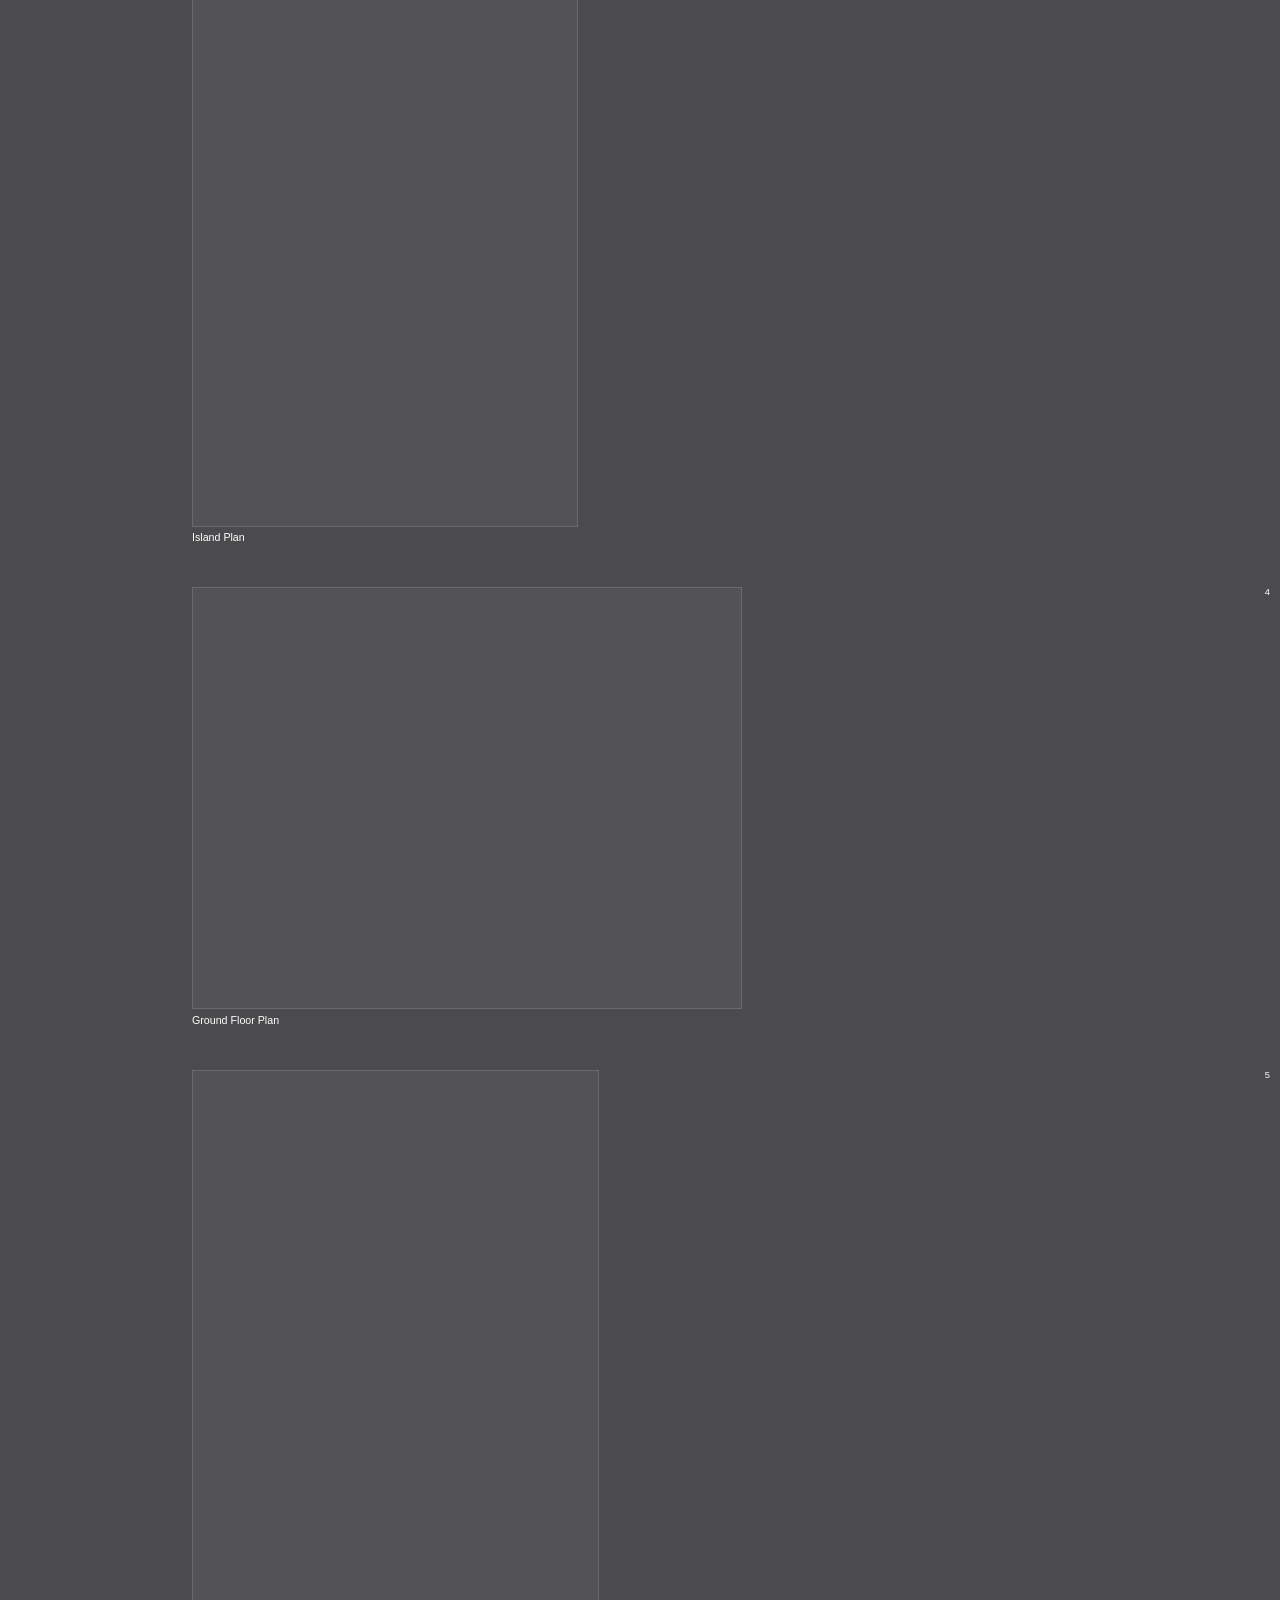
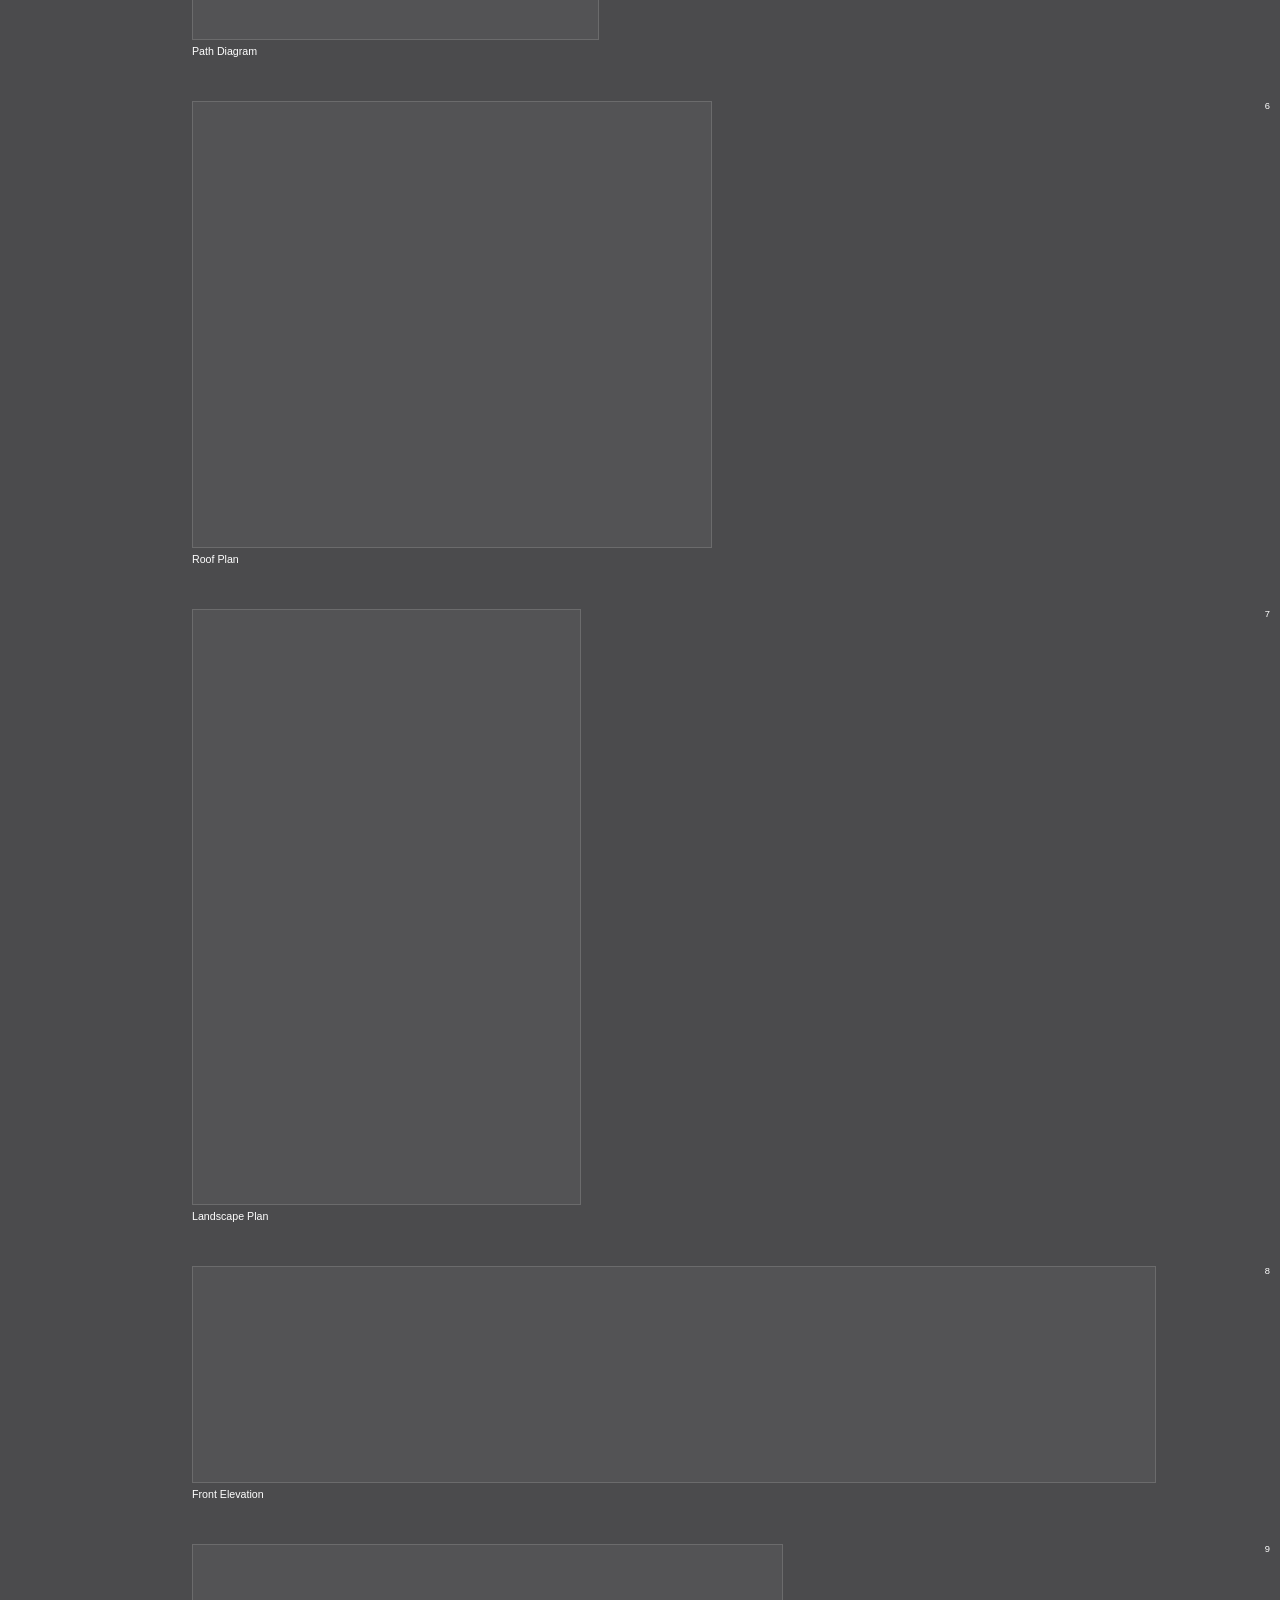
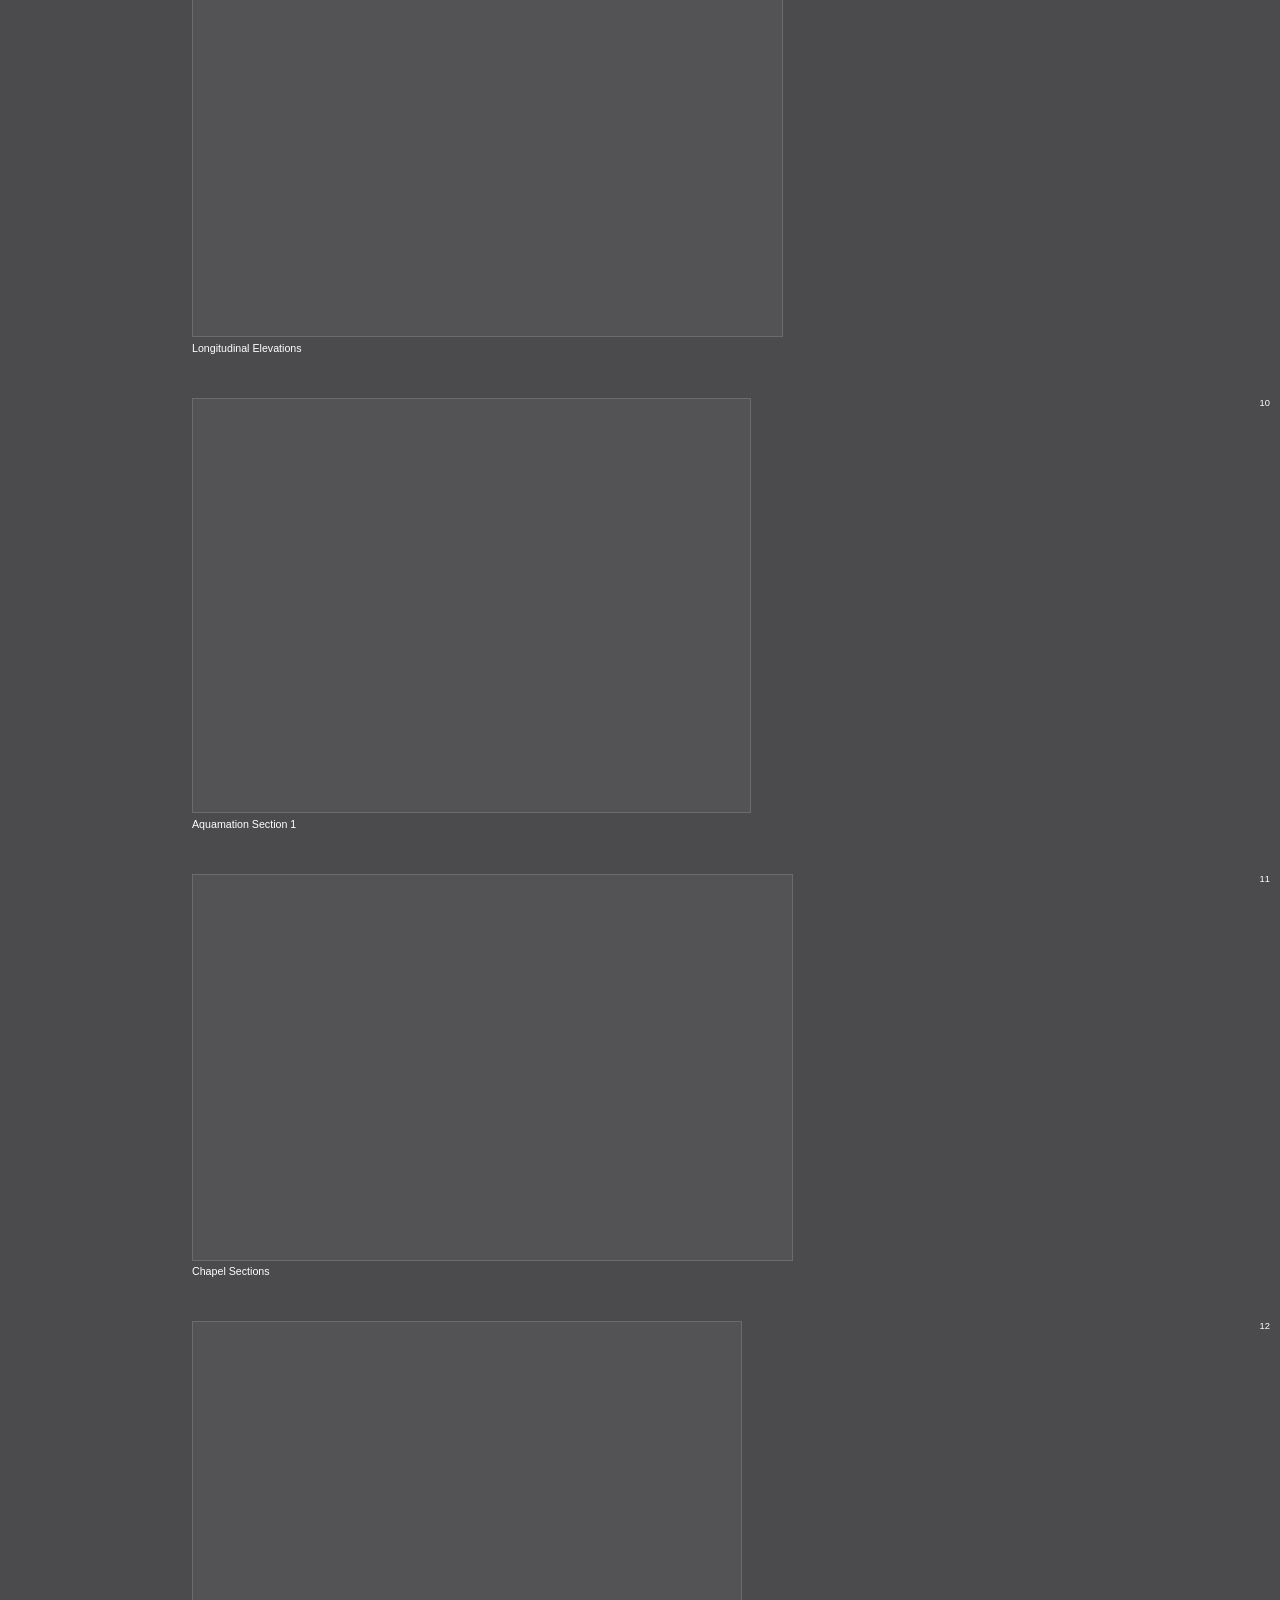
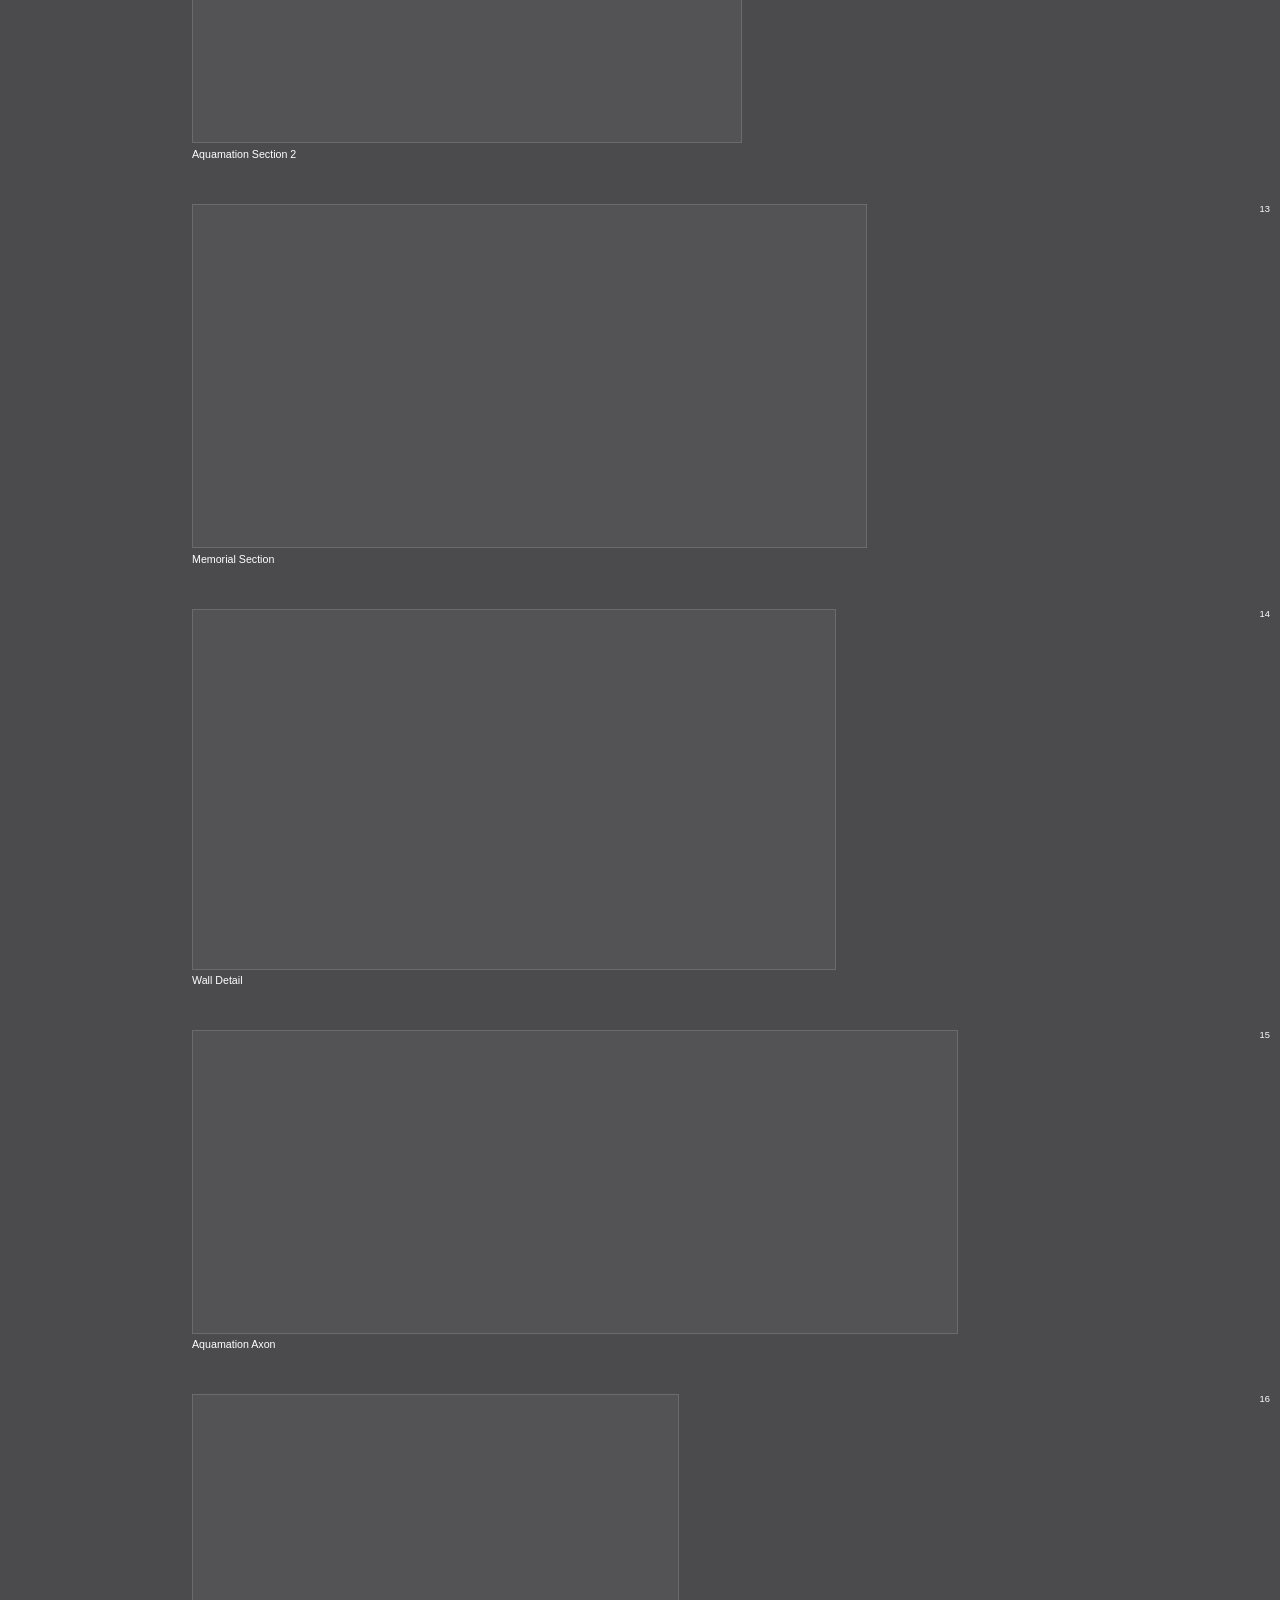
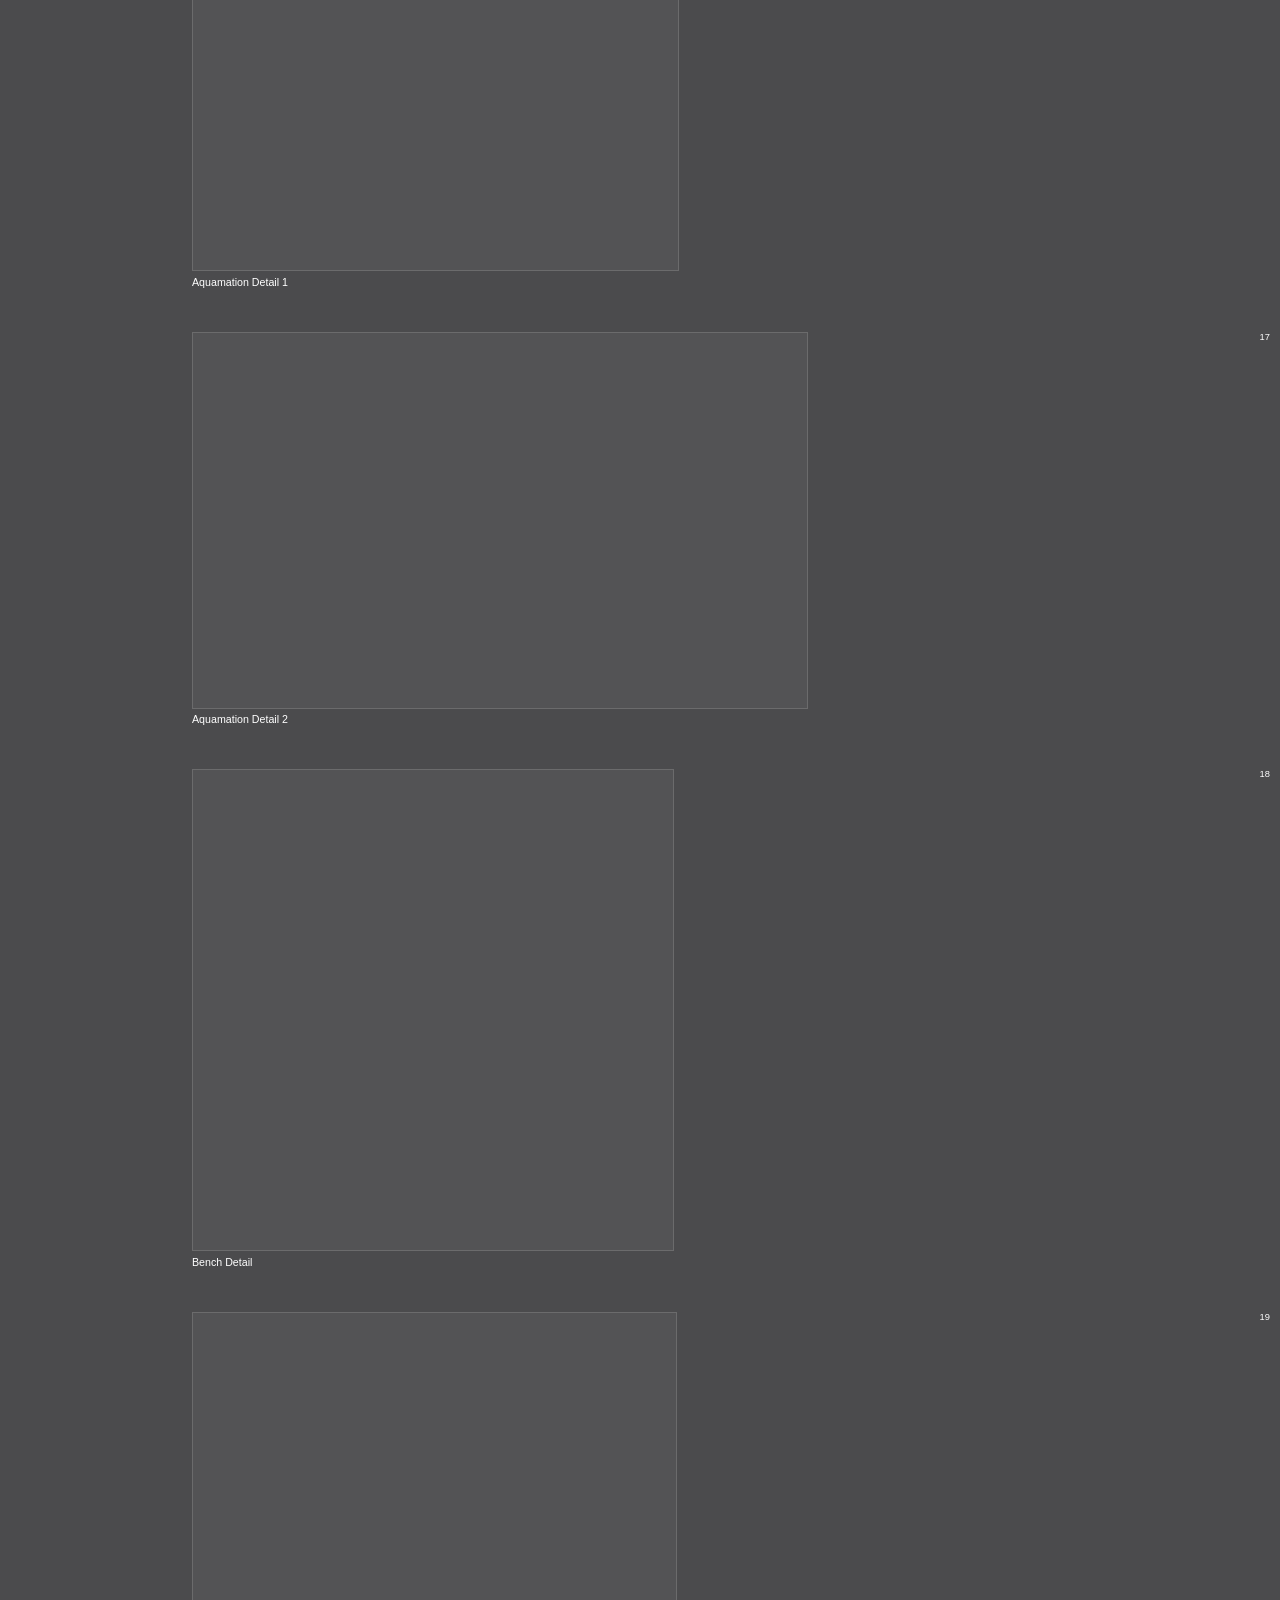
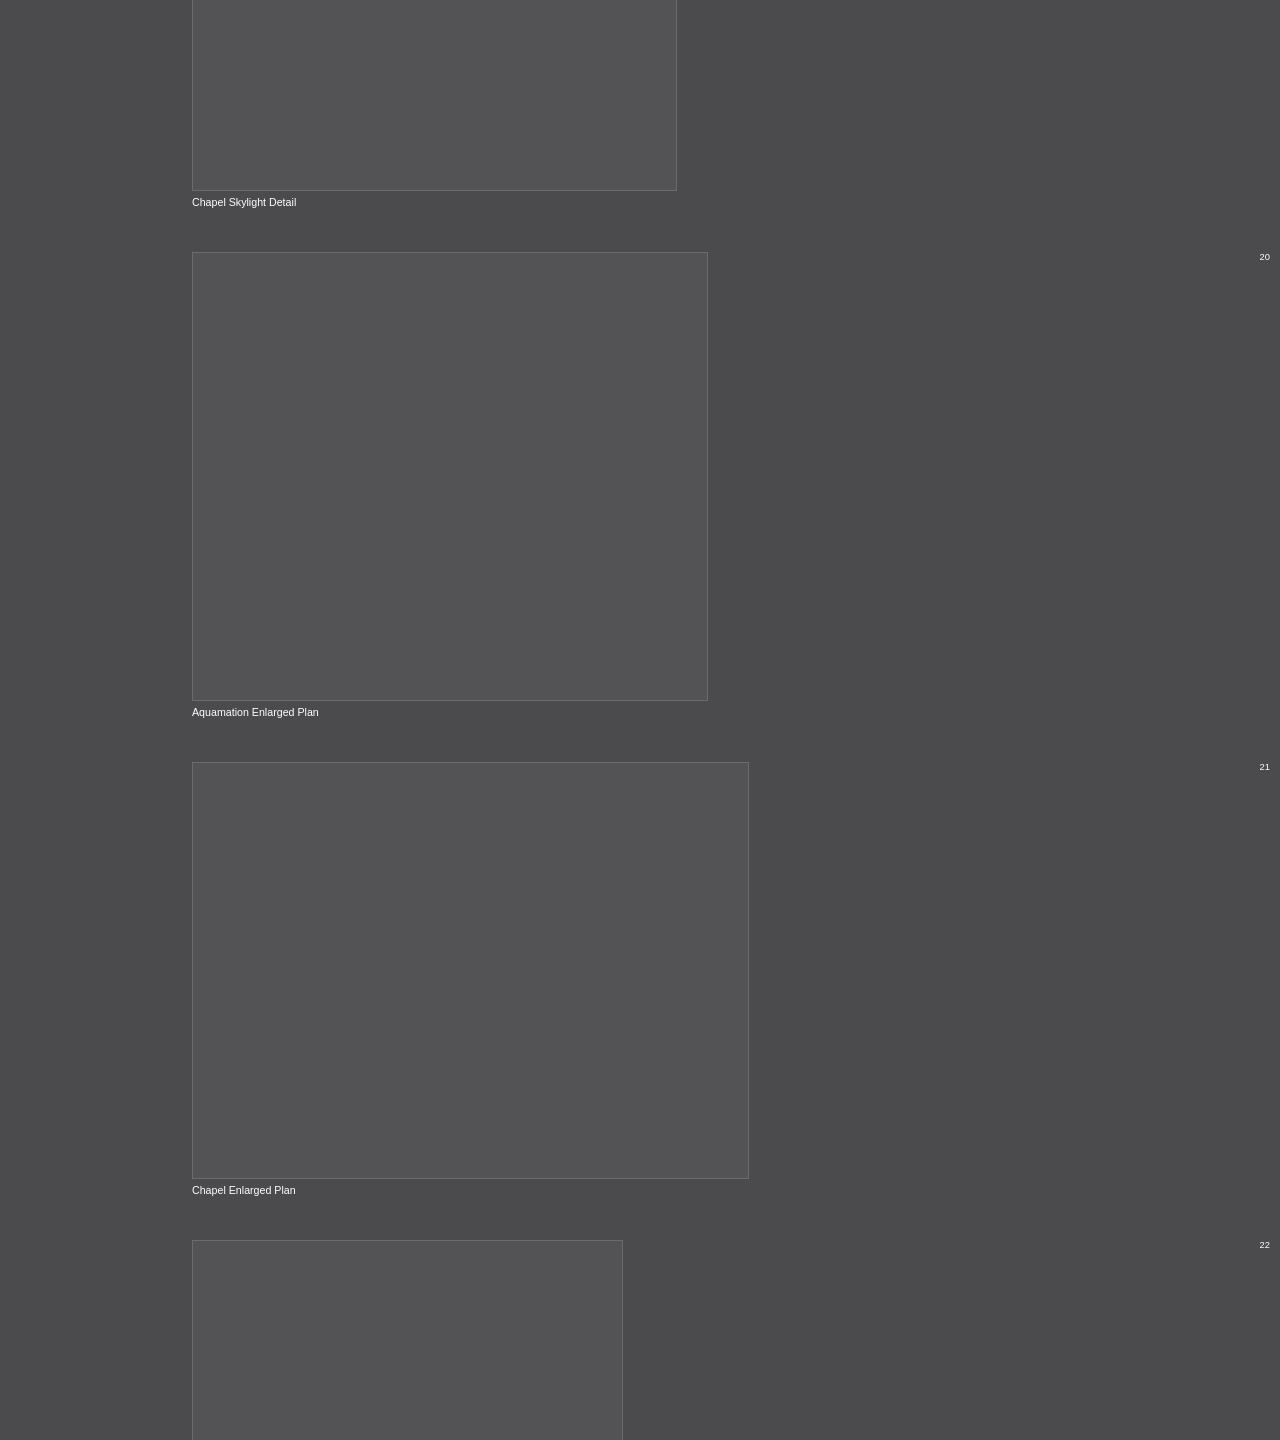
<file: frames/index.html>
<!doctype html>
<html lang="en">
<head>
<meta charset="utf-8">
<meta name="viewport" content="width=device-width, initial-scale=1">
<title>Noah Sadler — Architecture Portfolio</title>
<meta name="description" content="Noah Sadler, architecture portfolio: The Heart, Reterritorialization, This is Not a House, The Curtain, Depth Stack, experiments and CV.">
<link rel="stylesheet" href="site.css?v=dcccc154">
</head>
<body class="portfolio" id="top">
<div id="boxfill" aria-hidden="true"></div>
<header id="brief" class="flip" aria-label="Noah Sadler, at a glance">
<p><strong class="lead">Noah Sadler</strong> Architecture Portfolio</p>
<p><strong class="lead">Education</strong> Bachelor of Architecture · Syracuse University School of Architecture · expected May 2027</p>
<p><strong class="lead">Standing</strong> 5th year · GPA 3.55 · Dean’s List · Dean’s Scholar</p>
<p><strong class="lead">Currently</strong> Social Studies Projects · Los Angeles, CA · Fall 2026</p>
<p><strong class="lead">Contact</strong> <a href="mailto:nsadler@syr.edu">nsadler@syr.edu</a> · <a href="https://www.linkedin.com/in/noah-sadler" target="_blank" rel="noopener">LinkedIn</a></p>
<p><strong class="lead">CV</strong> <a href="cv.html">online</a> · <a href="Noah_Sadler_CV.pdf" target="_blank" rel="noopener">PDF</a></p>
<p><strong class="lead">Digital</strong> Rhinoceros · AutoCAD · Revit · Photoshop · Illustrator · Vray · InDesign · Grasshopper · TouchDesigner</p>
<p><strong class="lead">Fabrication</strong> laser cutting · CNC · 3D printing · wood · acrylic · paper · clay · hand sketching · manual drafting</p>

</header>
<nav id="index" aria-label="Index"><div class="inner"><div class="head"><a class="lead" href="index.html#top" title="Back to the top">Index</a><span class="view" role="group" aria-label="Version"><button type="button" data-view="phone">Phone</button><button type="button" data-view="web">Web</button></span></div><a href="index.html#the-heart">The Heart</a><a href="index.html#reterritorialization">Reterritorialization</a><a href="index.html#this-is-not-a-house">This is Not a House</a><a href="index.html#the-curtain">The Curtain</a><a href="index.html#depth-stack">Depth Stack</a><a href="index.html#experiments">Experiments</a><a href="cv.html">CV</a><span class="acts"><button type="button" class="sort" title="Put every image back in order">Sort</button><button type="button" class="reset" title="Back to how the site opens">Reset</button></span><span class="scale" title="Scale the page down to see more of it at once (or Alt + scroll)"><button type="button" class="zo" aria-label="Scale down">−</button><span class="zv">100%</span><button type="button" class="zi" aria-label="Scale up">+</button></span></div></nav>
<main>
<h1>Noah Sadler – Architecture Portfolio</h1><p class="sec intro"><strong class="lead">Selected work</strong>: <a href="#the-heart">The Heart</a>, <a href="#reterritorialization">Reterritorialization</a>, <a href="#this-is-not-a-house">This is Not a House</a> and <a href="#the-curtain">The Curtain</a>, followed by <a href="#depth-stack">Depth Stack</a> and <a href="#experiments">Experiments</a>.</p><section id="the-heart"><p class="sec"><strong class="lead">The Heart</strong> </p><p class="facts">Hart Island, Bronx, New York · Spring 2026 · with Ines Juguet</p><figure data-n="1" data-full="https://noahsadler.xyz/full/01_the-heart/24_exterior-museum-render.jpg" style="--ar:1.4350"><img src="data:image/svg+xml,%3Csvg xmlns='http://www.w3.org/2000/svg' viewBox='0 0 1600 1115'/%3E" width="1600" height="1115" alt="Exterior Museum Render"><figcaption>Exterior Museum Render<span class="cite"> <a href="https://noahsadler.xyz/full/01_the-heart/24_exterior-museum-render.jpg" target="_blank" rel="noopener">1</a></span></figcaption></figure><figure data-n="2" data-full="https://noahsadler.xyz/full/01_the-heart/01_site-plan.jpg" style="--ar:0.6523"><img src="data:image/svg+xml,%3Csvg xmlns='http://www.w3.org/2000/svg' viewBox='0 0 1600 2453'/%3E" width="1600" height="2453" alt="Site Plan"><figcaption>Site Plan<span class="cite"> <a href="https://noahsadler.xyz/full/01_the-heart/01_site-plan.jpg" target="_blank" rel="noopener">2</a></span></figcaption></figure><figure data-n="3" data-full="https://noahsadler.xyz/full/01_the-heart/02_island-plan.jpg" style="--ar:0.6410"><img src="data:image/svg+xml,%3Csvg xmlns='http://www.w3.org/2000/svg' viewBox='0 0 1600 2496'/%3E" width="1600" height="2496" alt="Island Plan"><figcaption>Island Plan<span class="cite"> <a href="https://noahsadler.xyz/full/01_the-heart/02_island-plan.jpg" target="_blank" rel="noopener">3</a></span></figcaption></figure><figure data-n="4" data-full="https://noahsadler.xyz/full/01_the-heart/04_ground-floor-plan.jpg" style="--ar:1.3040"><img src="data:image/svg+xml,%3Csvg xmlns='http://www.w3.org/2000/svg' viewBox='0 0 1600 1227'/%3E" width="1600" height="1227" alt="Ground Floor Plan"><figcaption>Ground Floor Plan<span class="cite"> <a href="https://noahsadler.xyz/full/01_the-heart/04_ground-floor-plan.jpg" target="_blank" rel="noopener">4</a></span></figcaption></figure><figure data-n="5" data-full="https://noahsadler.xyz/full/01_the-heart/03_path-diagram.jpg" style="--ar:0.7146"><img src="data:image/svg+xml,%3Csvg xmlns='http://www.w3.org/2000/svg' viewBox='0 0 1600 2239'/%3E" width="1600" height="2239" alt="Path Diagram"><figcaption>Path Diagram<span class="cite"> <a href="https://noahsadler.xyz/full/01_the-heart/03_path-diagram.jpg" target="_blank" rel="noopener">5</a></span></figcaption></figure><figure data-n="6" data-full="https://noahsadler.xyz/full/01_the-heart/05_roof-plan.jpg" style="--ar:1.1628"><img src="data:image/svg+xml,%3Csvg xmlns='http://www.w3.org/2000/svg' viewBox='0 0 1600 1376'/%3E" width="1600" height="1376" alt="Roof Plan"><figcaption>Roof Plan<span class="cite"> <a href="https://noahsadler.xyz/full/01_the-heart/05_roof-plan.jpg" target="_blank" rel="noopener">6</a></span></figcaption></figure><figure data-n="7" data-full="https://noahsadler.xyz/full/01_the-heart/06_landscape-plan.jpg" style="--ar:0.6523"><img src="data:image/svg+xml,%3Csvg xmlns='http://www.w3.org/2000/svg' viewBox='0 0 1600 2453'/%3E" width="1600" height="2453" alt="Landscape Plan"><figcaption>Landscape Plan<span class="cite"> <a href="https://noahsadler.xyz/full/01_the-heart/06_landscape-plan.jpg" target="_blank" rel="noopener">7</a></span></figcaption></figure><figure data-n="8" data-full="https://noahsadler.xyz/full/01_the-heart/07_front-elevation.jpg" style="--ar:4.4321"><img src="data:image/svg+xml,%3Csvg xmlns='http://www.w3.org/2000/svg' viewBox='0 0 1600 361'/%3E" width="1600" height="361" alt="Front Elevation"><figcaption>Front Elevation<span class="cite"> <a href="https://noahsadler.xyz/full/01_the-heart/07_front-elevation.jpg" target="_blank" rel="noopener">8</a></span></figcaption></figure><figure data-n="9" data-full="https://noahsadler.xyz/full/01_the-heart/08_longitudinal-elevations.jpg" style="--ar:1.5023"><img src="data:image/svg+xml,%3Csvg xmlns='http://www.w3.org/2000/svg' viewBox='0 0 1600 1065'/%3E" width="1600" height="1065" alt="Longitudinal Elevations"><figcaption>Longitudinal Elevations<span class="cite"> <a href="https://noahsadler.xyz/full/01_the-heart/08_longitudinal-elevations.jpg" target="_blank" rel="noopener">9</a></span></figcaption></figure><figure data-n="10" data-full="https://noahsadler.xyz/full/01_the-heart/09_aquamation-section-1.jpg" style="--ar:1.3479"><img src="data:image/svg+xml,%3Csvg xmlns='http://www.w3.org/2000/svg' viewBox='0 0 1600 1187'/%3E" width="1600" height="1187" alt="Aquamation Section 1"><figcaption>Aquamation Section 1<span class="cite"> <a href="https://noahsadler.xyz/full/01_the-heart/09_aquamation-section-1.jpg" target="_blank" rel="noopener">10</a></span></figcaption></figure><figure data-n="11" data-full="https://noahsadler.xyz/full/01_the-heart/11_chapel-sections.jpg" style="--ar:1.5534"><img src="data:image/svg+xml,%3Csvg xmlns='http://www.w3.org/2000/svg' viewBox='0 0 1600 1030'/%3E" width="1600" height="1030" alt="Chapel Sections"><figcaption>Chapel Sections<span class="cite"> <a href="https://noahsadler.xyz/full/01_the-heart/11_chapel-sections.jpg" target="_blank" rel="noopener">11</a></span></figcaption></figure><figure data-n="12" data-full="https://noahsadler.xyz/full/01_the-heart/10_aquamation-section-2.jpg" style="--ar:1.3040"><img src="data:image/svg+xml,%3Csvg xmlns='http://www.w3.org/2000/svg' viewBox='0 0 1600 1227'/%3E" width="1600" height="1227" alt="Aquamation Section 2"><figcaption>Aquamation Section 2<span class="cite"> <a href="https://noahsadler.xyz/full/01_the-heart/10_aquamation-section-2.jpg" target="_blank" rel="noopener">12</a></span></figcaption></figure><figure data-n="13" data-full="https://noahsadler.xyz/full/01_the-heart/12_memorial-section.jpg" style="--ar:1.9632"><img src="data:image/svg+xml,%3Csvg xmlns='http://www.w3.org/2000/svg' viewBox='0 0 1600 815'/%3E" width="1600" height="815" alt="Memorial Section"><figcaption>Memorial Section<span class="cite"> <a href="https://noahsadler.xyz/full/01_the-heart/12_memorial-section.jpg" target="_blank" rel="noopener">13</a></span></figcaption></figure><figure data-n="14" data-full="https://noahsadler.xyz/full/01_the-heart/13_wall-detail.jpg" style="--ar:1.7837"><img src="data:image/svg+xml,%3Csvg xmlns='http://www.w3.org/2000/svg' viewBox='0 0 1600 897'/%3E" width="1600" height="897" alt="Wall Detail"><figcaption>Wall Detail<span class="cite"> <a href="https://noahsadler.xyz/full/01_the-heart/13_wall-detail.jpg" target="_blank" rel="noopener">14</a></span></figcaption></figure><figure data-n="15" data-full="https://noahsadler.xyz/full/01_the-heart/14_aquamation-axon.jpg" style="--ar:2.5237"><img src="data:image/svg+xml,%3Csvg xmlns='http://www.w3.org/2000/svg' viewBox='0 0 1600 634'/%3E" width="1600" height="634" alt="Aquamation Axon"><figcaption>Aquamation Axon<span class="cite"> <a href="https://noahsadler.xyz/full/01_the-heart/14_aquamation-axon.jpg" target="_blank" rel="noopener">15</a></span></figcaption></figure><figure data-n="16" data-full="https://noahsadler.xyz/full/01_the-heart/15_aquamation-detail-1.jpg" style="--ar:1.0230"><img src="data:image/svg+xml,%3Csvg xmlns='http://www.w3.org/2000/svg' viewBox='0 0 1600 1564'/%3E" width="1600" height="1564" alt="Aquamation Detail 1"><figcaption>Aquamation Detail 1<span class="cite"> <a href="https://noahsadler.xyz/full/01_the-heart/15_aquamation-detail-1.jpg" target="_blank" rel="noopener">16</a></span></figcaption></figure><figure data-n="17" data-full="https://noahsadler.xyz/full/01_the-heart/16_aquamation-detail-2.jpg" style="--ar:1.6343"><img src="data:image/svg+xml,%3Csvg xmlns='http://www.w3.org/2000/svg' viewBox='0 0 1600 979'/%3E" width="1600" height="979" alt="Aquamation Detail 2"><figcaption>Aquamation Detail 2<span class="cite"> <a href="https://noahsadler.xyz/full/01_the-heart/16_aquamation-detail-2.jpg" target="_blank" rel="noopener">17</a></span></figcaption></figure><figure data-n="18" data-full="https://noahsadler.xyz/full/01_the-heart/18_bench-detail.jpg" style="--ar:1.0000"><img src="data:image/svg+xml,%3Csvg xmlns='http://www.w3.org/2000/svg' viewBox='0 0 1600 1600'/%3E" width="1600" height="1600" alt="Bench Detail"><figcaption>Bench Detail<span class="cite"> <a href="https://noahsadler.xyz/full/01_the-heart/18_bench-detail.jpg" target="_blank" rel="noopener">18</a></span></figcaption></figure><figure data-n="19" data-full="https://noahsadler.xyz/full/01_the-heart/17_chapel-skylight-detail.jpg" style="--ar:1.0127"><img src="data:image/svg+xml,%3Csvg xmlns='http://www.w3.org/2000/svg' viewBox='0 0 1600 1580'/%3E" width="1600" height="1580" alt="Chapel Skylight Detail"><figcaption>Chapel Skylight Detail<span class="cite"> <a href="https://noahsadler.xyz/full/01_the-heart/17_chapel-skylight-detail.jpg" target="_blank" rel="noopener">19</a></span></figcaption></figure><figure data-n="20" data-full="https://noahsadler.xyz/full/01_the-heart/19_aquamation-enlarged-plan.jpg" style="--ar:1.1486"><img src="data:image/svg+xml,%3Csvg xmlns='http://www.w3.org/2000/svg' viewBox='0 0 1600 1393'/%3E" width="1600" height="1393" alt="Aquamation Enlarged Plan"><figcaption>Aquamation Enlarged Plan<span class="cite"> <a href="https://noahsadler.xyz/full/01_the-heart/19_aquamation-enlarged-plan.jpg" target="_blank" rel="noopener">20</a></span></figcaption></figure><figure data-n="21" data-full="https://noahsadler.xyz/full/01_the-heart/20_chapel-enlarged-plan.jpg" style="--ar:1.3367"><img src="data:image/svg+xml,%3Csvg xmlns='http://www.w3.org/2000/svg' viewBox='0 0 1600 1197'/%3E" width="1600" height="1197" alt="Chapel Enlarged Plan"><figcaption>Chapel Enlarged Plan<span class="cite"> <a href="https://noahsadler.xyz/full/01_the-heart/20_chapel-enlarged-plan.jpg" target="_blank" rel="noopener">21</a></span></figcaption></figure><figure data-n="22" data-full="https://noahsadler.xyz/full/01_the-heart/22_museum-interior-section.jpg" style="--ar:0.8008"><img src="data:image/svg+xml,%3Csvg xmlns='http://www.w3.org/2000/svg' viewBox='0 0 1600 1998'/%3E" width="1600" height="1998" alt="Museum Interior Section"><figcaption>Museum Interior Section<span class="cite"> <a href="https://noahsadler.xyz/full/01_the-heart/22_museum-interior-section.jpg" target="_blank" rel="noopener">22</a></span></figcaption></figure><figure data-n="23" data-full="https://noahsadler.xyz/full/01_the-heart/21_museum-plan.jpg" style="--ar:1.3367"><img src="data:image/svg+xml,%3Csvg xmlns='http://www.w3.org/2000/svg' viewBox='0 0 1600 1197'/%3E" width="1600" height="1197" alt="Museum Plan"><figcaption>Museum Plan<span class="cite"> <a href="https://noahsadler.xyz/full/01_the-heart/21_museum-plan.jpg" target="_blank" rel="noopener">23</a></span></figcaption></figure><figure data-n="24" data-full="https://noahsadler.xyz/full/01_the-heart/23_interior-elevations.jpg" style="--ar:1.6667"><img src="data:image/svg+xml,%3Csvg xmlns='http://www.w3.org/2000/svg' viewBox='0 0 1600 960'/%3E" width="1600" height="960" alt="Interior Elevations"><figcaption>Interior Elevations<span class="cite"> <a href="https://noahsadler.xyz/full/01_the-heart/23_interior-elevations.jpg" target="_blank" rel="noopener">24</a></span></figcaption></figure><figure data-n="25" data-full="https://noahsadler.xyz/full/01_the-heart/25_interior-render.jpg" style="--ar:1.4350"><img src="data:image/svg+xml,%3Csvg xmlns='http://www.w3.org/2000/svg' viewBox='0 0 1600 1115'/%3E" width="1600" height="1115" alt="Interior Render"><figcaption>Interior Render<span class="cite"> <a href="https://noahsadler.xyz/full/01_the-heart/25_interior-render.jpg" target="_blank" rel="noopener">25</a></span></figcaption></figure><figure data-n="26" data-full="https://noahsadler.xyz/full/01_the-heart/29_bay-1-sections.jpg" style="--ar:1.4692"><img src="data:image/svg+xml,%3Csvg xmlns='http://www.w3.org/2000/svg' viewBox='0 0 1600 1089'/%3E" width="1600" height="1089" alt="Bay 1 Sections"><figcaption>Bay 1 Sections<span class="cite"> <a href="https://noahsadler.xyz/full/01_the-heart/29_bay-1-sections.jpg" target="_blank" rel="noopener">26</a></span></figcaption></figure><figure data-n="27" data-full="https://noahsadler.xyz/full/01_the-heart/28_structural-plan.jpg" style="--ar:1.3289"><img src="data:image/svg+xml,%3Csvg xmlns='http://www.w3.org/2000/svg' viewBox='0 0 1600 1204'/%3E" width="1600" height="1204" alt="Structural Plan"><figcaption>Structural Plan<span class="cite"> <a href="https://noahsadler.xyz/full/01_the-heart/28_structural-plan.jpg" target="_blank" rel="noopener">27</a></span></figcaption></figure></section><section id="reterritorialization"><p class="sec"><strong class="lead">Reterritorialization</strong> proposes an assemblage and process for adaptive reuse modules to deterritorialize neglected spaces. Influenced by Deleuze and Guattari’s concept of territorialization, deterritorialization and reterritorialization. In Deptford increased gentrification is a product of territorialization. Identifying construction waste around the area and the prevalence of “meanwhile” space throughout London, we looked to speculate on the process of decentralizing development as means of taking back space for ecology and community.</p><p class="facts">Deptford, London, England · Fall 2025 · with Rowan Liu, Sylvia Liu and Isabella Mansfield · Rhino 3D, Vray, Adobe Illustrator and Adobe Photoshop</p><figure data-n="28" data-full="https://noahsadler.xyz/full/02_reterritorialization/02_render.jpg" style="--ar:2.0000"><img src="data:image/svg+xml,%3Csvg xmlns='http://www.w3.org/2000/svg' viewBox='0 0 1600 800'/%3E" width="1600" height="800" alt="Render"><figcaption>Render<span class="cite"> <a href="https://noahsadler.xyz/full/02_reterritorialization/02_render.jpg" target="_blank" rel="noopener">28</a></span></figcaption></figure><figure data-n="29" data-full="https://noahsadler.xyz/full/02_reterritorialization/01_long-elevation.jpg" style="--ar:5.2117"><img src="data:image/svg+xml,%3Csvg xmlns='http://www.w3.org/2000/svg' viewBox='0 0 1600 307'/%3E" width="1600" height="307" alt="Long Elevation"><figcaption>Long Elevation<span class="cite"> <a href="https://noahsadler.xyz/full/02_reterritorialization/01_long-elevation.jpg" target="_blank" rel="noopener">29</a></span></figcaption></figure><figure data-n="30" data-full="https://noahsadler.xyz/full/02_reterritorialization/04_detail-section.jpg" style="--ar:1.3925"><img src="data:image/svg+xml,%3Csvg xmlns='http://www.w3.org/2000/svg' viewBox='0 0 1600 1149'/%3E" width="1600" height="1149" alt="Detail Section, 1:80"><figcaption>Detail Section, 1:80<span class="cite"> <a href="https://noahsadler.xyz/full/02_reterritorialization/04_detail-section.jpg" target="_blank" rel="noopener">30</a></span></figcaption></figure><figure data-n="31" data-full="https://noahsadler.xyz/full/02_reterritorialization/03_detail-elevation.jpg" style="--ar:1.4639"><img src="data:image/svg+xml,%3Csvg xmlns='http://www.w3.org/2000/svg' viewBox='0 0 1600 1093'/%3E" width="1600" height="1093" alt="Detail Elevation, 1:80"><figcaption>Detail Elevation, 1:80<span class="cite"> <a href="https://noahsadler.xyz/full/02_reterritorialization/03_detail-elevation.jpg" target="_blank" rel="noopener">31</a></span></figcaption></figure></section><section id="this-is-not-a-house"><p class="sec"><strong class="lead">This is Not a House</strong> on the former colonial agricultural village, Centro II Sassu, families of the former inhabitants continue living in the blind eye of the government. We decided to exercise the continued use of the site by reclaiming the directors house. This process and proposal attempts to destroy the modern house, the machine for living and reproducing that many still live in today. Introduced initially by Albert Kahn through the open floor plan and Le Corbusier through l’Esprit Nouveau, today the modern house acts as a suppressant of identity and culture. Acknowledging Walter Benjamin’s “Destructive Character” this scheme proposes a process of deconstruction and reconstruction. Through deconstruction, a sensibility of the existing materials can be developed for reuse, then reconstruction of a personalized isolated house for its inhabitants outside of the modern machine is possible. Intending to create a familiarity for its residents at a personal level while simultaneously developing an unfamiliarity for everyone else. Pushing to destroy the repetitive program typologies of modernist houses, each program opposes its significant element, that which helps maintain its systematized control. In this case, the focus is the notion of the housewife in the kitchen, privacy in the bathroom, gathering in the living room, and the nuclear family in the bedroom.</p><p>This is not a house.</p><p class="facts">Centro II Sassu, Arborea, Sardegna · Spring 2025 · with Sam Wiseman and Samantha Greenberg · Rhino 3D, Vray, Adobe Illustrator and Adobe Photoshop</p><figure data-n="32" data-full="https://noahsadler.xyz/full/03_this-is-not-a-house/07_reassembly.jpg" style="--ar:1.4147"><img src="data:image/svg+xml,%3Csvg xmlns='http://www.w3.org/2000/svg' viewBox='0 0 1600 1131'/%3E" width="1600" height="1131" alt="Reassembly"><figcaption>Reassembly<span class="cite"> <a href="https://noahsadler.xyz/full/03_this-is-not-a-house/07_reassembly.jpg" target="_blank" rel="noopener">32</a></span></figcaption></figure><figure data-n="33" data-full="https://noahsadler.xyz/full/03_this-is-not-a-house/01_reassembly-collage.jpg" style="--ar:1.5009"><img src="data:image/svg+xml,%3Csvg xmlns='http://www.w3.org/2000/svg' viewBox='0 0 1600 1066'/%3E" width="1600" height="1066" alt="Reassembly Collage"><figcaption>Reassembly Collage<span class="cite"> <a href="https://noahsadler.xyz/full/03_this-is-not-a-house/01_reassembly-collage.jpg" target="_blank" rel="noopener">33</a></span></figcaption></figure><figure data-n="34" data-full="https://noahsadler.xyz/full/03_this-is-not-a-house/02_kitchen.jpg" style="--ar:0.7070"><img src="data:image/svg+xml,%3Csvg xmlns='http://www.w3.org/2000/svg' viewBox='0 0 1600 2263'/%3E" width="1600" height="2263" alt="Kitchen"><figcaption>Kitchen<span class="cite"> <a href="https://noahsadler.xyz/full/03_this-is-not-a-house/02_kitchen.jpg" target="_blank" rel="noopener">34</a></span></figcaption></figure><figure data-n="35" data-full="https://noahsadler.xyz/full/03_this-is-not-a-house/04_living-room.jpg" style="--ar:0.7070"><img src="data:image/svg+xml,%3Csvg xmlns='http://www.w3.org/2000/svg' viewBox='0 0 1600 2263'/%3E" width="1600" height="2263" alt="Living Room"><figcaption>Living Room<span class="cite"> <a href="https://noahsadler.xyz/full/03_this-is-not-a-house/04_living-room.jpg" target="_blank" rel="noopener">35</a></span></figcaption></figure><figure data-n="36" data-full="https://noahsadler.xyz/full/03_this-is-not-a-house/03_bathroom.jpg" style="--ar:0.7070"><img src="data:image/svg+xml,%3Csvg xmlns='http://www.w3.org/2000/svg' viewBox='0 0 1600 2263'/%3E" width="1600" height="2263" alt="Bathroom"><figcaption>Bathroom<span class="cite"> <a href="https://noahsadler.xyz/full/03_this-is-not-a-house/03_bathroom.jpg" target="_blank" rel="noopener">36</a></span></figcaption></figure><figure data-n="37" data-full="https://noahsadler.xyz/full/03_this-is-not-a-house/05_bedroom.jpg" style="--ar:0.7070"><img src="data:image/svg+xml,%3Csvg xmlns='http://www.w3.org/2000/svg' viewBox='0 0 1600 2263'/%3E" width="1600" height="2263" alt="Bedroom"><figcaption>Bedroom<span class="cite"> <a href="https://noahsadler.xyz/full/03_this-is-not-a-house/05_bedroom.jpg" target="_blank" rel="noopener">37</a></span></figcaption></figure><figure data-n="38" data-full="https://noahsadler.xyz/full/03_this-is-not-a-house/06_drawings.jpg" style="--ar:1.5296"><img src="data:image/svg+xml,%3Csvg xmlns='http://www.w3.org/2000/svg' viewBox='0 0 1600 1046'/%3E" width="1600" height="1046" alt="Drawings"><figcaption>Drawings<span class="cite"> <a href="https://noahsadler.xyz/full/03_this-is-not-a-house/06_drawings.jpg" target="_blank" rel="noopener">38</a></span></figcaption></figure><figure data-n="39" data-full="https://noahsadler.xyz/full/03_this-is-not-a-house/08_disassembly.jpg" style="--ar:1.4147"><img src="data:image/svg+xml,%3Csvg xmlns='http://www.w3.org/2000/svg' viewBox='0 0 1600 1131'/%3E" width="1600" height="1131" alt="Disassembly"><figcaption>Disassembly<span class="cite"> <a href="https://noahsadler.xyz/full/03_this-is-not-a-house/08_disassembly.jpg" target="_blank" rel="noopener">39</a></span></figcaption></figure></section><section id="the-curtain"><p class="sec"><strong class="lead">The Curtain</strong> is a housing complex for multi-generational families, focused on the redevelopment of the urban fabric made possible by the removal of the I-81 viaduct. It aims to accommodate the needs of a family as they grow and change. Each unit houses different states of family. The units allow for flexible program through a series of aggregate fixed systems. They stack and aggregate to create terrace conditions and provide natural lighting for each unit. A corrugated facade drapes over the units connecting the parts to a unified whole.</p><p class="facts">Syracuse, New York · Fall 2024 · Rhino 3D, Adobe Illustrator and Adobe Photoshop</p><figure data-n="40" data-full="https://noahsadler.xyz/full/04_the-curtain/03_sections.jpg" style="--ar:1.4706"><img src="data:image/svg+xml,%3Csvg xmlns='http://www.w3.org/2000/svg' viewBox='0 0 1600 1088'/%3E" width="1600" height="1088" alt="Sections and Elevations"><figcaption>Sections and Elevations<span class="cite"> <a href="https://noahsadler.xyz/full/04_the-curtain/03_sections.jpg" target="_blank" rel="noopener">40</a></span></figcaption></figure><figure data-n="41" data-full="https://noahsadler.xyz/full/04_the-curtain/01_perspectives.jpg" style="--ar:3.0019"><img src="data:image/svg+xml,%3Csvg xmlns='http://www.w3.org/2000/svg' viewBox='0 0 1600 533'/%3E" width="1600" height="533" alt="Perspectives"><figcaption>Perspectives<span class="cite"> <a href="https://noahsadler.xyz/full/04_the-curtain/01_perspectives.jpg" target="_blank" rel="noopener">41</a></span></figcaption></figure><figure data-n="42" data-full="https://noahsadler.xyz/full/04_the-curtain/04_drawing-2.jpg" style="--ar:1.4995"><img src="data:image/svg+xml,%3Csvg xmlns='http://www.w3.org/2000/svg' viewBox='0 0 1600 1067'/%3E" width="1600" height="1067" alt="Elevation"><figcaption>Elevation<span class="cite"> <a href="https://noahsadler.xyz/full/04_the-curtain/04_drawing-2.jpg" target="_blank" rel="noopener">42</a></span></figcaption></figure><figure data-n="43" data-full="https://noahsadler.xyz/full/04_the-curtain/02_plans.jpg" style="--ar:0.9451"><img src="data:image/svg+xml,%3Csvg xmlns='http://www.w3.org/2000/svg' viewBox='0 0 1600 1693'/%3E" width="1600" height="1693" alt="Fourth Level Plan and Unit Package"><figcaption>Fourth Level Plan and Unit Package<span class="cite"> <a href="https://noahsadler.xyz/full/04_the-curtain/02_plans.jpg" target="_blank" rel="noopener">43</a></span></figcaption></figure><figure data-n="44" data-full="https://noahsadler.xyz/full/04_the-curtain/05_model-1.jpg" style="--ar:1.3333"><img src="data:image/svg+xml,%3Csvg xmlns='http://www.w3.org/2000/svg' viewBox='0 0 1600 1200'/%3E" width="1600" height="1200" alt="Model"><figcaption>Model<span class="cite"> <a href="https://noahsadler.xyz/full/04_the-curtain/05_model-1.jpg" target="_blank" rel="noopener">44</a></span></figcaption></figure><figure data-n="45" data-full="https://noahsadler.xyz/full/04_the-curtain/06_model-2.jpg" style="--ar:1.7817"><img src="data:image/svg+xml,%3Csvg xmlns='http://www.w3.org/2000/svg' viewBox='0 0 1600 898'/%3E" width="1600" height="898" alt="Model"><figcaption>Model<span class="cite"> <a href="https://noahsadler.xyz/full/04_the-curtain/06_model-2.jpg" target="_blank" rel="noopener">45</a></span></figcaption></figure></section><section id="depth-stack"><p class="sec"><strong class="lead">Depth Stack</strong> </p><p class="facts">Fall 2026 · Blender, Python, COLMAP, LichtFeld Studio, SuperSplat and TouchDesigner</p><figure data-n="46" data-full="https://noahsadler.xyz/full/05_depth-stack/01_nivola-supersplat-model.jpg" style="--ar:2.0050"><img src="data:image/svg+xml,%3Csvg xmlns='http://www.w3.org/2000/svg' viewBox='0 0 1600 798'/%3E" width="1600" height="798" alt="Nivola, Gaussian Splat Model"><figcaption>Nivola, Gaussian Splat Model<span class="cite"> <a href="https://noahsadler.xyz/full/05_depth-stack/01_nivola-supersplat-model.jpg" target="_blank" rel="noopener">46</a></span></figcaption></figure><figure data-n="47" data-full="https://noahsadler.xyz/full/05_depth-stack/02_forced-splat-capture.jpg" style="--ar:1.6842"><img src="data:image/svg+xml,%3Csvg xmlns='http://www.w3.org/2000/svg' viewBox='0 0 1600 950'/%3E" width="1600" height="950" alt="Nivola, Forced Splat Viewer Capture"><figcaption>Nivola, Forced Splat Viewer Capture<span class="cite"> <a href="https://noahsadler.xyz/full/05_depth-stack/02_forced-splat-capture.jpg" target="_blank" rel="noopener">47</a></span></figcaption></figure><figure data-n="48" data-full="https://noahsadler.xyz/full/05_depth-stack/03_forced-splat-clip.mp4" style="--ar:1.6842"><img src="data:image/svg+xml,%3Csvg xmlns='http://www.w3.org/2000/svg' viewBox='0 0 1280 760'/%3E" width="1280" height="760" alt=""><figcaption>Forced Splat, Viewer Recording<span class="cite"> <a href="https://noahsadler.xyz/full/05_depth-stack/03_forced-splat-clip.mp4" target="_blank" rel="noopener">48</a></span></figcaption></figure><figure data-n="49" data-full="https://noahsadler.xyz/full/05_depth-stack/04_forced-splat-preview-1.jpg" style="--ar:2.6667"><img src="data:image/svg+xml,%3Csvg xmlns='http://www.w3.org/2000/svg' viewBox='0 0 1600 600'/%3E" width="1600" height="600" alt="Forced Splat, Views"><figcaption>Forced Splat, Views<span class="cite"> <a href="https://noahsadler.xyz/full/05_depth-stack/04_forced-splat-preview-1.jpg" target="_blank" rel="noopener">49</a></span></figcaption></figure><figure data-n="50" data-full="https://noahsadler.xyz/full/05_depth-stack/05_forced-splat-preview-2.jpg" style="--ar:2.6667"><img src="data:image/svg+xml,%3Csvg xmlns='http://www.w3.org/2000/svg' viewBox='0 0 1600 600'/%3E" width="1600" height="600" alt="Forced Splat, Views"><figcaption>Forced Splat, Views<span class="cite"> <a href="https://noahsadler.xyz/full/05_depth-stack/05_forced-splat-preview-2.jpg" target="_blank" rel="noopener">50</a></span></figcaption></figure><figure data-n="51" data-full="https://noahsadler.xyz/full/05_depth-stack/06_bang-bang.jpg" style="--ar:1.2614"><img src="data:image/svg+xml,%3Csvg xmlns='http://www.w3.org/2000/svg' viewBox='0 0 772 612'/%3E" width="772" height="612" alt="Bang Bang"><figcaption>Bang Bang<span class="cite"> <a href="https://noahsadler.xyz/full/05_depth-stack/06_bang-bang.jpg" target="_blank" rel="noopener">51</a></span></figcaption></figure><figure data-n="52" data-full="https://noahsadler.xyz/full/05_depth-stack/07_bangbang.jpg" style="--ar:1.5985"><img src="data:image/svg+xml,%3Csvg xmlns='http://www.w3.org/2000/svg' viewBox='0 0 836 523'/%3E" width="836" height="523" alt="Bang Bang, Point Cloud"><figcaption>Bang Bang, Point Cloud<span class="cite"> <a href="https://noahsadler.xyz/full/05_depth-stack/07_bangbang.jpg" target="_blank" rel="noopener">52</a></span></figcaption></figure><figure data-n="53" data-full="https://noahsadler.xyz/full/05_depth-stack/08_splat-size-flower.jpg" style="--ar:1.7778"><img src="data:image/svg+xml,%3Csvg xmlns='http://www.w3.org/2000/svg' viewBox='0 0 1280 720'/%3E" width="1280" height="720" alt="Splat Size, Flower, TouchDesigner"><figcaption>Splat Size, Flower, TouchDesigner<span class="cite"> <a href="https://noahsadler.xyz/full/05_depth-stack/08_splat-size-flower.jpg" target="_blank" rel="noopener">53</a></span></figcaption></figure><figure data-n="54" data-full="https://noahsadler.xyz/full/05_depth-stack/09_splat-size-flower-2.jpg" style="--ar:1.7778"><img src="data:image/svg+xml,%3Csvg xmlns='http://www.w3.org/2000/svg' viewBox='0 0 1280 720'/%3E" width="1280" height="720" alt="Splat Size, Flower, TouchDesigner"><figcaption>Splat Size, Flower, TouchDesigner<span class="cite"> <a href="https://noahsadler.xyz/full/05_depth-stack/09_splat-size-flower-2.jpg" target="_blank" rel="noopener">54</a></span></figcaption></figure></section><section id="experiments"><p class="sec"><strong class="lead">Experiments</strong> Using methods of drawing, painting, poetry and sculpting. Developing a personal style and formulating thoughts and feelings into art. Improving my technical skill and experimenting with connecting analog and digital medias.</p><figure data-n="55" data-full="https://noahsadler.xyz/full/personal/01.mp4" style="--ar:1.7778"><img src="data:image/svg+xml,%3Csvg xmlns='http://www.w3.org/2000/svg' viewBox='0 0 1280 720'/%3E" width="1280" height="720" alt=""><figcaption>3D Scanned Hand, 2025, Polycam, TouchDesigner<span class="cite"> <a href="https://noahsadler.xyz/full/personal/01.mp4" target="_blank" rel="noopener">55</a></span></figcaption></figure><figure data-n="56" data-full="https://noahsadler.xyz/full/personal/02.gif" style="--ar:1.7778"><img src="data:image/svg+xml,%3Csvg xmlns='http://www.w3.org/2000/svg' viewBox='0 0 1280 720'/%3E" width="1280" height="720" alt=""><figcaption>A, 2026, TouchDesigner<span class="cite"> <a href="https://noahsadler.xyz/full/personal/02.gif" target="_blank" rel="noopener">56</a></span></figcaption></figure><figure data-n="57" data-full="https://noahsadler.xyz/full/personal/03.mp4" style="--ar:1.7778"><img src="data:image/svg+xml,%3Csvg xmlns='http://www.w3.org/2000/svg' viewBox='0 0 1280 720'/%3E" width="1280" height="720" alt=""><figcaption>Mapping London, 2025<span class="cite"> <a href="https://noahsadler.xyz/full/personal/03.mp4" target="_blank" rel="noopener">57</a></span></figcaption></figure><figure data-n="58" data-full="https://noahsadler.xyz/full/personal/04.mp4" style="--ar:1.3333"><img src="data:image/svg+xml,%3Csvg xmlns='http://www.w3.org/2000/svg' viewBox='0 0 1024 768'/%3E" width="1024" height="768" alt=""><figcaption>Hug Study Model, 2024, Clay<span class="cite"> <a href="https://noahsadler.xyz/full/personal/04.mp4" target="_blank" rel="noopener">58</a></span></figcaption></figure><figure data-n="59" data-full="https://noahsadler.xyz/full/personal/05.mp4" style="--ar:1.3333"><img src="data:image/svg+xml,%3Csvg xmlns='http://www.w3.org/2000/svg' viewBox='0 0 1024 768'/%3E" width="1024" height="768" alt=""><figcaption>Hug Me In The Sun, 2024, Clay<span class="cite"> <a href="https://noahsadler.xyz/full/personal/05.mp4" target="_blank" rel="noopener">59</a></span></figcaption></figure><figure data-n="60" data-full="https://noahsadler.xyz/full/personal/06.gif" style="--ar:1.7667"><img src="data:image/svg+xml,%3Csvg xmlns='http://www.w3.org/2000/svg' viewBox='0 0 848 480'/%3E" width="848" height="480" alt=""><figcaption>Dancing Raven, 2025, TouchDesigner<span class="cite"> <a href="https://noahsadler.xyz/full/personal/06.gif" target="_blank" rel="noopener">60</a></span></figcaption></figure><figure data-n="61" data-full="https://noahsadler.xyz/full/personal/07.gif" style="--ar:1.7778"><img src="data:image/svg+xml,%3Csvg xmlns='http://www.w3.org/2000/svg' viewBox='0 0 1280 720'/%3E" width="1280" height="720" alt=""><figcaption>Letter Dog, 2026, TouchDesigner<span class="cite"> <a href="https://noahsadler.xyz/full/personal/07.gif" target="_blank" rel="noopener">61</a></span></figcaption></figure><figure data-n="62" data-full="https://noahsadler.xyz/full/personal/08.gif" style="--ar:1.0000"><img src="data:image/svg+xml,%3Csvg xmlns='http://www.w3.org/2000/svg' viewBox='0 0 1028 1028'/%3E" width="1028" height="1028" alt=""><figcaption>Boat Lightning, 2025, TouchDesigner<span class="cite"> <a href="https://noahsadler.xyz/full/personal/08.gif" target="_blank" rel="noopener">62</a></span></figcaption></figure><figure data-n="63" data-full="https://noahsadler.xyz/full/personal/09.mp4" style="--ar:1.0000"><img src="data:image/svg+xml,%3Csvg xmlns='http://www.w3.org/2000/svg' viewBox='0 0 1028 1028'/%3E" width="1028" height="1028" alt=""><figcaption>Dog, 2025, TouchDesigner<span class="cite"> <a href="https://noahsadler.xyz/full/personal/09.mp4" target="_blank" rel="noopener">63</a></span></figcaption></figure></section>
</main>
<aside id="srcs" aria-label="Full-size images"></aside>
<div id="box" aria-label="White box: drag any edge or corner to scale it">
<div class="h n" data-h="n" tabindex="0" role="separator" aria-label="Top edge"></div><div class="h s" data-h="s" tabindex="0" role="separator" aria-label="Bottom edge"></div>
<div class="h e" data-h="e" tabindex="0" role="separator" aria-label="Right edge"></div><div class="h w" data-h="w" tabindex="0" role="separator" aria-label="Left edge"></div>
<div class="h nw" data-h="nw"></div><div class="h ne" data-h="ne"></div><div class="h sw" data-h="sw"></div><div class="h se" data-h="se"></div>
</div>
<script src="site.js?v=6da2ee40"></script>
</body>
</html>
</file>
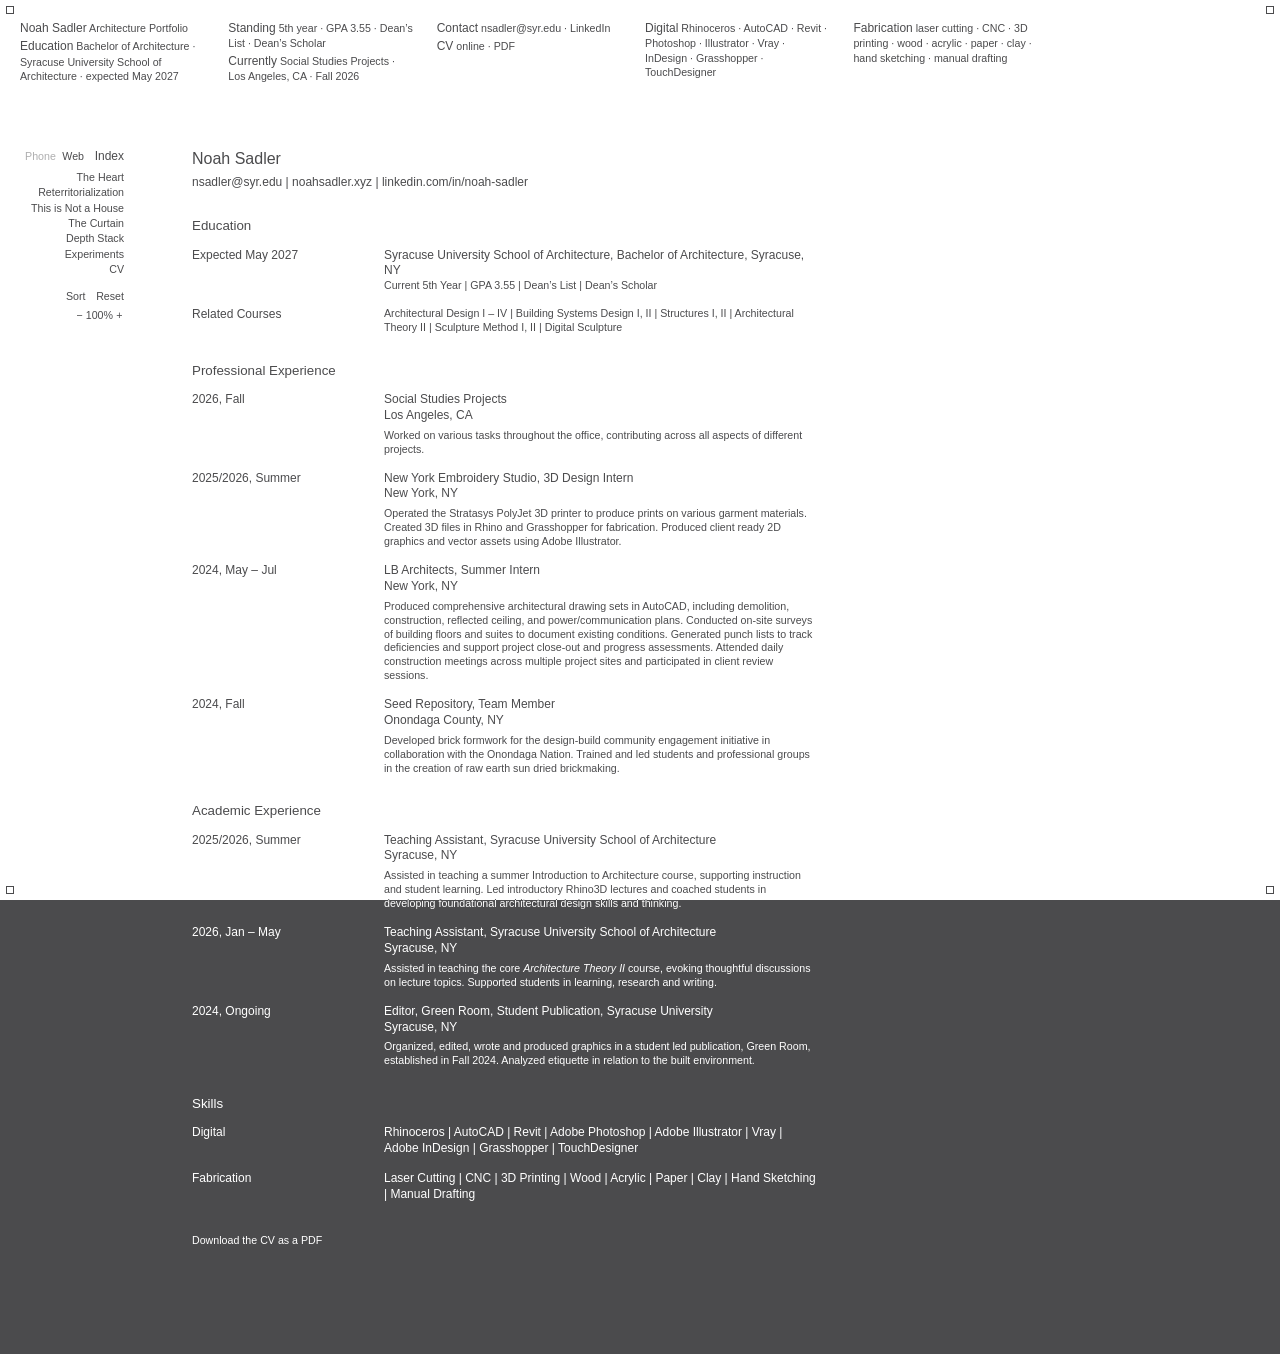
<file: cv.html>
<!doctype html>
<html lang="en">
<head>
<meta charset="utf-8">
<meta name="viewport" content="width=device-width, initial-scale=1">
<title>Noah Sadler — CV</title>
<meta name="description" content="Noah Sadler, architecture portfolio: The Heart, Reterritorialization, This is Not a House, The Curtain, Depth Stack, experiments and CV.">
<link rel="stylesheet" href="site.css?v=2fb1f12a">
</head>
<body class="cv" id="top">
<div id="boxfill" aria-hidden="true"></div>
<header id="brief" class="flip" aria-label="Noah Sadler, at a glance">
<p><strong class="lead">Noah Sadler</strong> Architecture Portfolio</p>
<p><strong class="lead">Education</strong> Bachelor of Architecture · Syracuse University School of Architecture · expected May 2027</p>
<p><strong class="lead">Standing</strong> 5th year · GPA 3.55 · Dean’s List · Dean’s Scholar</p>
<p><strong class="lead">Currently</strong> Social Studies Projects · Los Angeles, CA · Fall 2026</p>
<p><strong class="lead">Contact</strong> <a href="mailto:nsadler@syr.edu">nsadler@syr.edu</a> · <a href="https://www.linkedin.com/in/noah-sadler" target="_blank" rel="noopener">LinkedIn</a></p>
<p><strong class="lead">CV</strong> <a href="cv.html">online</a> · <a href="Noah_Sadler_CV.pdf" target="_blank" rel="noopener">PDF</a></p>
<p><strong class="lead">Digital</strong> Rhinoceros · AutoCAD · Revit · Photoshop · Illustrator · Vray · InDesign · Grasshopper · TouchDesigner</p>
<p><strong class="lead">Fabrication</strong> laser cutting · CNC · 3D printing · wood · acrylic · paper · clay · hand sketching · manual drafting</p>

</header>
<nav id="index" aria-label="Index"><div class="inner"><div class="head"><a class="lead" href="index.html#top" title="Back to the top">Index</a><span class="view" role="group" aria-label="Version"><button type="button" data-view="phone">Phone</button><button type="button" data-view="web">Web</button></span></div><a href="index.html#the-heart">The Heart</a><a href="index.html#reterritorialization">Reterritorialization</a><a href="index.html#this-is-not-a-house">This is Not a House</a><a href="index.html#the-curtain">The Curtain</a><a href="index.html#depth-stack">Depth Stack</a><a href="index.html#experiments">Experiments</a><a href="cv.html">CV</a><span class="acts"><button type="button" class="sort" title="Put every image back in order">Sort</button><button type="button" class="reset" title="Back to how the site opens">Reset</button></span><span class="scale" title="Scale the page down to see more of it at once (or Alt + scroll)"><button type="button" class="zo" aria-label="Scale down">−</button><span class="zv">100%</span><button type="button" class="zi" aria-label="Scale up">+</button></span></div></nav>
<main>
<h1>Noah Sadler</h1>
<p class="contact"><a href="mailto:nsadler@syr.edu">nsadler@syr.edu</a> | <a href="https://noahsadler.xyz">noahsadler.xyz</a> | <a href="https://www.linkedin.com/in/noah-sadler" target="_blank" rel="noopener">linkedin.com/in/noah-sadler</a></p>

<h2>Education</h2>
<div class="row"><div>Expected May 2027</div><div>Syracuse University School of Architecture, Bachelor of Architecture, Syracuse, NY<div class="sub">Current 5th Year | GPA 3.55 | Dean’s List | Dean’s Scholar</div></div></div>
<div class="row"><div>Related Courses</div><div class="sub">Architectural Design I – IV | Building Systems Design I, II | Structures I, II | Architectural Theory II | Sculpture Method I, II | Digital Sculpture</div></div>

<h2>Professional Experience</h2>
<div class="row"><div>2026, Fall</div><div>Social Studies Projects<br>Los Angeles, CA<div class="desc">Worked on various tasks throughout the office, contributing across all aspects of different projects.</div></div></div>
<div class="row"><div>2025/2026, Summer</div><div>New York Embroidery Studio, 3D Design Intern<br>New York, NY<div class="desc">Operated the Stratasys PolyJet 3D printer to produce prints on various garment materials. Created 3D files in Rhino and Grasshopper for fabrication. Produced client ready 2D graphics and vector assets using Adobe Illustrator.</div></div></div>
<div class="row"><div>2024, May – Jul</div><div>LB Architects, Summer Intern<br>New York, NY<div class="desc">Produced comprehensive architectural drawing sets in AutoCAD, including demolition, construction, reflected ceiling, and power/communication plans. Conducted on-site surveys of building floors and suites to document existing conditions. Generated punch lists to track deficiencies and support project close-out and progress assessments. Attended daily construction meetings across multiple project sites and participated in client review sessions.</div></div></div>
<div class="row"><div>2024, Fall</div><div>Seed Repository, Team Member<br>Onondaga County, NY<div class="desc">Developed brick formwork for the design-build community engagement initiative in collaboration with the Onondaga Nation. Trained and led students and professional groups in the creation of raw earth sun dried brickmaking.</div></div></div>

<h2>Academic Experience</h2>
<div class="row"><div>2025/2026, Summer</div><div>Teaching Assistant, Syracuse University School of Architecture<br>Syracuse, NY<div class="desc">Assisted in teaching a summer Introduction to Architecture course, supporting instruction and student learning. Led introductory Rhino3D lectures and coached students in developing foundational architectural design skills and thinking.</div></div></div>
<div class="row"><div>2026, Jan – May</div><div>Teaching Assistant, Syracuse University School of Architecture<br>Syracuse, NY<div class="desc">Assisted in teaching the core <i>Architecture Theory II</i> course, evoking thoughtful discussions on lecture topics. Supported students in learning, research and writing.</div></div></div>
<div class="row"><div>2024, Ongoing</div><div>Editor, Green Room, Student Publication, Syracuse University<br>Syracuse, NY<div class="desc">Organized, edited, wrote and produced graphics in a student led publication, Green Room, established in Fall 2024. Analyzed etiquette in relation to the built environment.</div></div></div>

<h2>Skills</h2>
<div class="row"><div>Digital</div><div>Rhinoceros | AutoCAD | Revit | Adobe Photoshop | Adobe Illustrator | Vray | Adobe InDesign | Grasshopper | TouchDesigner</div></div>
<div class="row"><div>Fabrication</div><div>Laser Cutting | CNC | 3D Printing | Wood | Acrylic | Paper | Clay | Hand Sketching | Manual Drafting</div></div>

<p class="pdf"><a href="Noah_Sadler_CV.pdf" target="_blank" rel="noopener">Download the CV as a PDF</a></p>

</main>
<aside id="srcs" aria-label="Full-size images"></aside>
<div id="box" aria-label="White box: drag any edge or corner to scale it">
<div class="h n" data-h="n" tabindex="0" role="separator" aria-label="Top edge"></div><div class="h s" data-h="s" tabindex="0" role="separator" aria-label="Bottom edge"></div>
<div class="h e" data-h="e" tabindex="0" role="separator" aria-label="Right edge"></div><div class="h w" data-h="w" tabindex="0" role="separator" aria-label="Left edge"></div>
<div class="h nw" data-h="nw"></div><div class="h ne" data-h="ne"></div><div class="h sw" data-h="sw"></div><div class="h se" data-h="se"></div>
</div>
<script src="site.js?v=6da2ee40"></script>
</body>
</html>
</file>
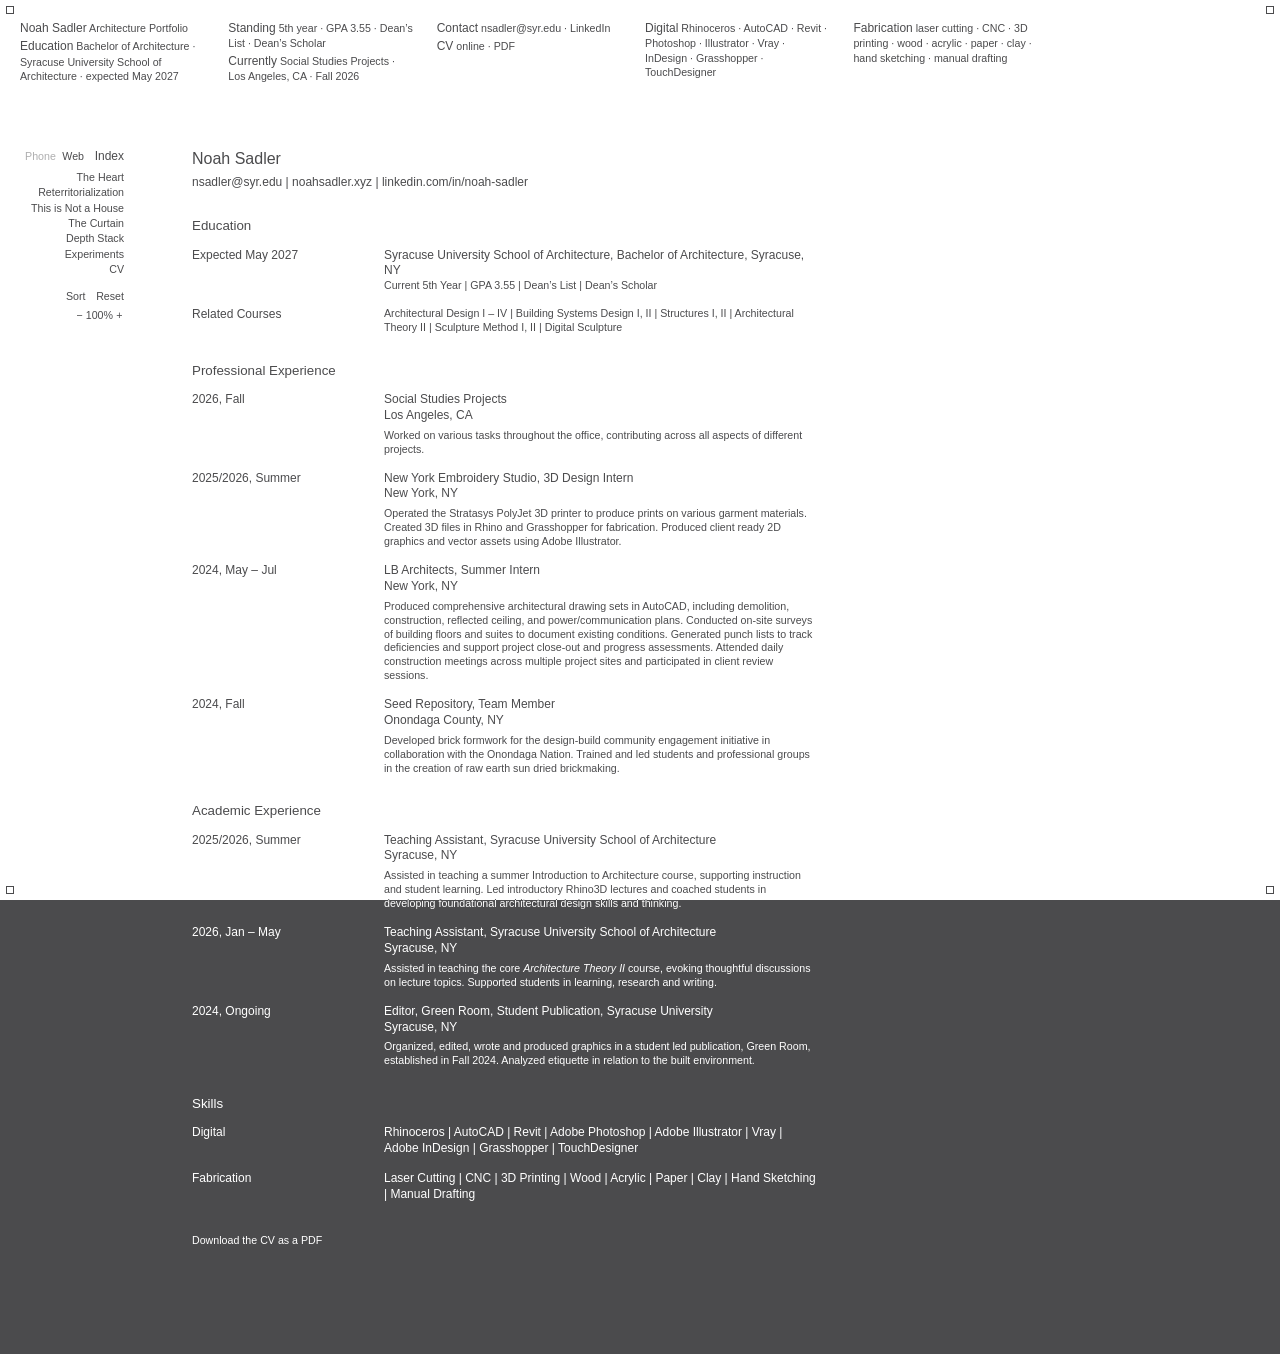
<file: frames/cv.html>
<!doctype html>
<html lang="en">
<head>
<meta charset="utf-8">
<meta name="viewport" content="width=device-width, initial-scale=1">
<title>Noah Sadler — CV</title>
<meta name="description" content="Noah Sadler, architecture portfolio: The Heart, Reterritorialization, This is Not a House, The Curtain, Depth Stack, experiments and CV.">
<link rel="stylesheet" href="site.css?v=dcccc154">
</head>
<body class="cv" id="top">
<div id="boxfill" aria-hidden="true"></div>
<header id="brief" class="flip" aria-label="Noah Sadler, at a glance">
<p><strong class="lead">Noah Sadler</strong> Architecture Portfolio</p>
<p><strong class="lead">Education</strong> Bachelor of Architecture · Syracuse University School of Architecture · expected May 2027</p>
<p><strong class="lead">Standing</strong> 5th year · GPA 3.55 · Dean’s List · Dean’s Scholar</p>
<p><strong class="lead">Currently</strong> Social Studies Projects · Los Angeles, CA · Fall 2026</p>
<p><strong class="lead">Contact</strong> <a href="mailto:nsadler@syr.edu">nsadler@syr.edu</a> · <a href="https://www.linkedin.com/in/noah-sadler" target="_blank" rel="noopener">LinkedIn</a></p>
<p><strong class="lead">CV</strong> <a href="cv.html">online</a> · <a href="Noah_Sadler_CV.pdf" target="_blank" rel="noopener">PDF</a></p>
<p><strong class="lead">Digital</strong> Rhinoceros · AutoCAD · Revit · Photoshop · Illustrator · Vray · InDesign · Grasshopper · TouchDesigner</p>
<p><strong class="lead">Fabrication</strong> laser cutting · CNC · 3D printing · wood · acrylic · paper · clay · hand sketching · manual drafting</p>

</header>
<nav id="index" aria-label="Index"><div class="inner"><div class="head"><a class="lead" href="index.html#top" title="Back to the top">Index</a><span class="view" role="group" aria-label="Version"><button type="button" data-view="phone">Phone</button><button type="button" data-view="web">Web</button></span></div><a href="index.html#the-heart">The Heart</a><a href="index.html#reterritorialization">Reterritorialization</a><a href="index.html#this-is-not-a-house">This is Not a House</a><a href="index.html#the-curtain">The Curtain</a><a href="index.html#depth-stack">Depth Stack</a><a href="index.html#experiments">Experiments</a><a href="cv.html">CV</a><span class="acts"><button type="button" class="sort" title="Put every image back in order">Sort</button><button type="button" class="reset" title="Back to how the site opens">Reset</button></span><span class="scale" title="Scale the page down to see more of it at once (or Alt + scroll)"><button type="button" class="zo" aria-label="Scale down">−</button><span class="zv">100%</span><button type="button" class="zi" aria-label="Scale up">+</button></span></div></nav>
<main>
<h1>Noah Sadler</h1>
<p class="contact"><a href="mailto:nsadler@syr.edu">nsadler@syr.edu</a> | <a href="https://noahsadler.xyz">noahsadler.xyz</a> | <a href="https://www.linkedin.com/in/noah-sadler" target="_blank" rel="noopener">linkedin.com/in/noah-sadler</a></p>

<h2>Education</h2>
<div class="row"><div>Expected May 2027</div><div>Syracuse University School of Architecture, Bachelor of Architecture, Syracuse, NY<div class="sub">Current 5th Year | GPA 3.55 | Dean’s List | Dean’s Scholar</div></div></div>
<div class="row"><div>Related Courses</div><div class="sub">Architectural Design I – IV | Building Systems Design I, II | Structures I, II | Architectural Theory II | Sculpture Method I, II | Digital Sculpture</div></div>

<h2>Professional Experience</h2>
<div class="row"><div>2026, Fall</div><div>Social Studies Projects<br>Los Angeles, CA<div class="desc">Worked on various tasks throughout the office, contributing across all aspects of different projects.</div></div></div>
<div class="row"><div>2025/2026, Summer</div><div>New York Embroidery Studio, 3D Design Intern<br>New York, NY<div class="desc">Operated the Stratasys PolyJet 3D printer to produce prints on various garment materials. Created 3D files in Rhino and Grasshopper for fabrication. Produced client ready 2D graphics and vector assets using Adobe Illustrator.</div></div></div>
<div class="row"><div>2024, May – Jul</div><div>LB Architects, Summer Intern<br>New York, NY<div class="desc">Produced comprehensive architectural drawing sets in AutoCAD, including demolition, construction, reflected ceiling, and power/communication plans. Conducted on-site surveys of building floors and suites to document existing conditions. Generated punch lists to track deficiencies and support project close-out and progress assessments. Attended daily construction meetings across multiple project sites and participated in client review sessions.</div></div></div>
<div class="row"><div>2024, Fall</div><div>Seed Repository, Team Member<br>Onondaga County, NY<div class="desc">Developed brick formwork for the design-build community engagement initiative in collaboration with the Onondaga Nation. Trained and led students and professional groups in the creation of raw earth sun dried brickmaking.</div></div></div>

<h2>Academic Experience</h2>
<div class="row"><div>2025/2026, Summer</div><div>Teaching Assistant, Syracuse University School of Architecture<br>Syracuse, NY<div class="desc">Assisted in teaching a summer Introduction to Architecture course, supporting instruction and student learning. Led introductory Rhino3D lectures and coached students in developing foundational architectural design skills and thinking.</div></div></div>
<div class="row"><div>2026, Jan – May</div><div>Teaching Assistant, Syracuse University School of Architecture<br>Syracuse, NY<div class="desc">Assisted in teaching the core <i>Architecture Theory II</i> course, evoking thoughtful discussions on lecture topics. Supported students in learning, research and writing.</div></div></div>
<div class="row"><div>2024, Ongoing</div><div>Editor, Green Room, Student Publication, Syracuse University<br>Syracuse, NY<div class="desc">Organized, edited, wrote and produced graphics in a student led publication, Green Room, established in Fall 2024. Analyzed etiquette in relation to the built environment.</div></div></div>

<h2>Skills</h2>
<div class="row"><div>Digital</div><div>Rhinoceros | AutoCAD | Revit | Adobe Photoshop | Adobe Illustrator | Vray | Adobe InDesign | Grasshopper | TouchDesigner</div></div>
<div class="row"><div>Fabrication</div><div>Laser Cutting | CNC | 3D Printing | Wood | Acrylic | Paper | Clay | Hand Sketching | Manual Drafting</div></div>

<p class="pdf"><a href="Noah_Sadler_CV.pdf" target="_blank" rel="noopener">Download the CV as a PDF</a></p>

</main>
<aside id="srcs" aria-label="Full-size images"></aside>
<div id="box" aria-label="White box: drag any edge or corner to scale it">
<div class="h n" data-h="n" tabindex="0" role="separator" aria-label="Top edge"></div><div class="h s" data-h="s" tabindex="0" role="separator" aria-label="Bottom edge"></div>
<div class="h e" data-h="e" tabindex="0" role="separator" aria-label="Right edge"></div><div class="h w" data-h="w" tabindex="0" role="separator" aria-label="Left edge"></div>
<div class="h nw" data-h="nw"></div><div class="h ne" data-h="ne"></div><div class="h sw" data-h="sw"></div><div class="h se" data-h="se"></div>
</div>
<script src="site.js?v=6da2ee40"></script>
</body>
</html>
</file>
<file: site.css>
/* Layout after Developer-Path: plain text on a solid ground, left-aligned, wide left margin.
   Ground: the CV PDF's gray. Type: Arial at the CV's sizes (12 / 10 / 9 / 8 pt); hierarchy comes from size, never weight.
   After info.cern.ch: plain heading, links always underlined, nothing else. */
:root{
  --bg:#4b4b4d; --fg:#fff;   /* #4B4B4D: the text gray of the CV PDF */
  --bg-q:rgba(75,75,77,.45); --fg-q:rgba(255,255,255,.45);   /* quieter versions (dimmed Index entries) */
  --font:Arial,"Helvetica Neue",Helvetica,sans-serif;
  --t12:12pt; --t10:10pt; --t9:9pt; --t8:8pt; --t7:7pt;
  --margin:2in;
  color-scheme:dark;
}
* {box-sizing:border-box}
html{color:var(--fg)}
body{margin:0;font-family:var(--font);font-size:var(--t10);line-height:1.3;padding:48px 5em 96px var(--margin);text-align:left;position:relative}
main{max-width:85ch}
strong,b,h1,h2{font-weight:normal}
h1{font-size:var(--t12);margin:0 0 2.4em -0.5in}
/* section names open their first sentence at 10pt; the rest of the paragraph steps down to 9pt (smaller, not heavier) */
.lead{font-size:var(--t10)}
main p{font-size:var(--t9)}
p{margin:0 0 .9em}
/* the opening hangs half an inch into the margin; the box reaches out to cover it so its text layer paints there too */
p.sec{margin-top:2.4em;text-indent:-0.5in;margin-left:-0.5in;padding-left:0.5in}
main > p.sec:first-child{margin-top:0}
section{margin-top:7em;scroll-margin-top:48px}
.facts{font-size:var(--t8);line-height:1.3}
.todo{opacity:.55}
/* CERN: every link is underlined */
a{color:inherit;text-decoration:underline;text-decoration-thickness:1px;text-underline-offset:.12em}
a:hover{text-decoration-thickness:2px}

/* Images: one column on a wider field than the text (from the text's left edge to the numbers column).
   Each image gets about the same visual area: width grows with the square root of its aspect ratio (--ar = w/h),
   so long horizontal drawings span the whole field and tall sheets stay within the screen height. */
:root{--field:calc(100vw - var(--margin) - 5em - 0.6in)}
figure{margin:3.2em 0 0;position:relative;--base:min(calc(var(--field) * .5), 640px);
  --auto:max(40%, min(var(--field), calc(var(--base) * sqrt(var(--ar, 1.5))), calc(82vh * var(--ar, 1.5))));
  /* your own scale (--k) can reach the full screen width at any site scale: 100vw inside the zoomed column is divided back by the zoom */
  width:min(calc(100vw / var(--zoom, 1)), calc(var(--auto) * var(--k, 1)))}
figure img,figure video{display:block;width:100%;height:auto;background:rgba(255,255,255,.06)}
figcaption{font-size:var(--t8);line-height:1.25;margin-top:.45em}
.pending{border:1px dashed currentColor;padding:3em 1em;text-align:center;font-size:var(--t8);opacity:.6}
.cite{display:none}

/* Index: sits in the left margin where the reference keeps its font list; stays in view while scrolling */
#index{position:absolute;top:var(--indexTop,48px);bottom:0;left:20px;width:calc(var(--margin) - 0.5in - 40px);font-size:var(--t8);line-height:1.3;text-align:right}
#index .inner{position:sticky;top:48px}
/* Index heading row: "Phone  Web" sits right next to "Index" */
#index .head{display:flex;flex-direction:row-reverse;gap:1em;align-items:baseline;margin-bottom:.4em}
#index .lead{display:block;font-size:var(--t9)}
#index .view{display:inline-flex;gap:.6em;white-space:nowrap}
#index .view button{font:inherit;font-size:var(--t8);padding:0;border:0;cursor:pointer;color:transparent;background:linear-gradient(var(--bg),var(--bg)) var(--x) var(--y) / var(--w) var(--h) no-repeat fixed, var(--fg);-webkit-background-clip:text;background-clip:text}
#index a{display:block;margin-bottom:.15em;text-decoration:none}
#index a:hover{text-decoration:none}


/* Sources: one number per image on the right edge, level with the image; each opens the full-size file */
#srcs{position:absolute;top:0;right:10px;width:3.4em;font-size:var(--t7);line-height:1.2;text-align:right}
#srcs div{position:absolute;right:0;white-space:nowrap}
#srcs a{color:inherit}

/* White box: sits at --x/--y with size --w/--h, fixed to the screen. Text is painted through a matching fixed layer,
   so it turns gray wherever it sits inside the box. */
html{--x:-10px;--y:-10px;--w:0px;--h:0px;background:var(--bg)}
/* the white box itself: a fixed layer behind the text and images (no fixed backgrounds needed, so Safari/iOS draw it too) */
#boxfill{position:fixed;left:var(--x);top:var(--y);width:var(--w);height:var(--h);background:var(--fg);z-index:-1;pointer-events:none}
body{background:transparent}
/* .flip paints text through the box layer. The Index links and image numbers get it directly: text inside a sticky or
   separately layered element isn't reached by a parent's clip. Quieter links use translucent versions of the same colors. */
.flip,#index a,#srcs a{color:transparent;background:linear-gradient(var(--bg),var(--bg)) var(--x) var(--y) / var(--w) var(--h) no-repeat fixed, var(--fg);-webkit-background-clip:text;background-clip:text}
#index.has-current .inner > a:not(.lead):not([aria-current]),#index .view button:not(.on){background:linear-gradient(var(--bg-q),var(--bg-q)) var(--x) var(--y) / var(--w) var(--h) no-repeat fixed, var(--fg-q);-webkit-background-clip:text;background-clip:text}
/* main's box reaches half an inch left so the outdented openings sit inside the painted text area */
main{margin-left:-0.5in;padding-left:0.5in}
/* Scale (bottom of the Index): the projects column zooms out to show more of the page at once.
   Lengths inside a zoomed element are multiplied by the zoom, so the box layer is divided back to stay on the screen box. */
main{zoom:var(--zoom,1)}
/* Text in the column is coloured element by element (each paragraph, heading, caption, CV cell paints its own copy of
   the box layer, divided back by the zoom). One layer on the whole column would only paint inside the column's box and
   would double up with these, so the column itself carries none. */
main :is(p, h1, h2, figcaption, .pending, .row > div){color:transparent;background:linear-gradient(var(--bg),var(--bg)) calc(var(--x) / var(--zoom,1)) calc(var(--y) / var(--zoom,1)) / calc(var(--w) / var(--zoom,1)) calc(var(--h) / var(--zoom,1)) no-repeat fixed, var(--fg);-webkit-background-clip:text;background-clip:text}
main a{color:inherit}
/* The box's frame: the inside lets clicks through to the page; only the edges and corners grab, to scale it from any side */
#box{position:fixed;left:var(--x);top:var(--y);width:var(--w);height:var(--h);z-index:1000;pointer-events:none}
#box .h{position:absolute;pointer-events:auto;touch-action:none}
#box .n,#box .s{left:6px;right:6px;height:12px;cursor:ns-resize}
#box .e,#box .w{top:6px;bottom:6px;width:12px;cursor:ew-resize}
#box .n{top:-6px}#box .s{bottom:-6px}#box .e{right:-6px}#box .w{left:-6px}
#box .nw,#box .ne,#box .sw,#box .se{width:16px;height:16px}
/* visible corner tabs: a small square centred on each corner, so it reads as something you can grab */
#box .nw::after,#box .ne::after,#box .sw::after,#box .se::after{content:"";position:absolute;inset:4px;background:var(--fg);border:1px solid var(--bg)}
/* selected: the tabs fill in, the frame shows, and the inside can be dragged to move the box */
/* while the box fills the screen its tabs and edges tuck just inside the window corners, so they stay visible */
#box.full .nw{left:2px;top:2px}#box.full .ne{right:2px;top:2px}#box.full .sw{left:2px;bottom:2px}#box.full .se{right:2px;bottom:2px}
#box.full .n{top:0}#box.full .s{bottom:0}#box.full .e{right:0}#box.full .w{left:0}
/* while the box isn't selected, a corner tab that sits over an image hides and lets clicks through to the image */
#box:not(.selected) .h.under{pointer-events:none}
#box:not(.selected) .h.under::after{display:none}
#box.selected{pointer-events:auto;cursor:move;outline:1px solid var(--bg);outline-offset:-1px}
#box.selected .nw::after,#box.selected .ne::after,#box.selected .sw::after,#box.selected .se::after{background:var(--bg)}
#box .nw{left:-8px;top:-8px;cursor:nwse-resize}#box .se{right:-8px;bottom:-8px;cursor:nwse-resize}
#box .ne{right:-8px;top:-8px;cursor:nesw-resize}#box .sw{left:-8px;bottom:-8px;cursor:nesw-resize}
#box .h:focus-visible{outline:1px solid var(--bg)}

/* Top bar: short facts, full width; the panel runs up through it and its text flips the same way */
#brief{position:relative;margin:-48px calc(-1 * var(--margin)) 48px;margin-right:-5em;padding:20px 20px 18px;font-size:var(--t8);line-height:1.35;columns:15em;column-gap:2.2em;font-variant-numeric:tabular-nums}
#brief p{margin:0 0 .2em;break-inside:avoid}
#brief .lead{font-size:var(--t9)}

/* CV: the PDF's layout (name, contact line, section heads, date column + details), each level one size down instead of heavier */
.cv main{max-width:7in}
.cv h1{font-size:var(--t12);margin:0 0 .3em}
.cv .contact{font-size:var(--t9);margin:0 0 2em}
.cv h2{font-size:var(--t10);margin:2em 0 1em}
.cv .row{display:grid;grid-template-columns:1.8in 1fr;gap:0 .2in;font-size:var(--t9);margin:0 0 1.2em}
.cv .row .sub,.cv .row .desc{font-size:var(--t8)}
.cv .row .desc{margin-top:.5em}
.cv .pdf{font-size:var(--t8);margin-top:3em}

@media (max-width:900px){
  :root{--margin:calc(0.5in + 16px)}
  body{padding-right:20px}
  #brief{margin-right:-20px}
  #index{position:static;width:auto;text-align:left;margin:0 0 3em}
  #index .inner{position:static}
  #index a{display:inline;margin-right:1em;white-space:normal;overflow:visible}
  #index .inner{line-height:1.6}
  #srcs{display:none}
  /* phones: images fill the column by default; your own scale and moves still apply */
  figure{--field:calc(100vw - var(--margin) - 20px);--auto:var(--field)}
  .cite{display:inline}
  .cite a{font-size:var(--t7);vertical-align:super;line-height:0;text-decoration:underline}
  .cv .row{grid-template-columns:1fr}
}


/* Images behave like the white box: press to select and drag to move; corner tabs scale it from any corner.
   --k scales the automatic size, --dx/--dy move it off its place in the column (the layout around it stays put). */
/* moved with relative offsets, not transforms: a transform would break the text-flip layer */
figure{left:var(--dx,0px);top:var(--dy,0px)}
figure img,figure video{cursor:move;-webkit-user-drag:none;user-select:none}
/* tabs and frame stay the same size on screen at any site scale (the column is zoomed, so they are divided back by --zoom) */
figure{--u:calc(1px / var(--zoom, 1))}
figure.sel{box-shadow:0 0 0 var(--u) var(--fg),0 0 0 calc(2 * var(--u)) var(--bg)}
figure .t{position:absolute;width:calc(16 * var(--u));height:calc(16 * var(--u));display:none;touch-action:none;z-index:1}
figure .t::after{content:"";position:absolute;inset:calc(4 * var(--u));background:var(--fg);border:var(--u) solid var(--bg)}
figure:hover .t,figure.sel .t{display:block}
figure.sel .t::after{background:var(--bg);border-color:var(--fg)}
/* the bottom tabs sit on the image's bottom corners (--mh is the image's height, set by the script) */
figure .t.nw{left:calc(-8 * var(--u));top:calc(-8 * var(--u));cursor:nwse-resize}figure .t.se{right:calc(-8 * var(--u));top:calc(var(--mh,0px) - 8 * var(--u));cursor:nwse-resize}
figure .t.ne{right:calc(-8 * var(--u));top:calc(-8 * var(--u));cursor:nesw-resize}figure .t.sw{left:calc(-8 * var(--u));top:calc(var(--mh,0px) - 8 * var(--u));cursor:nesw-resize}
#index .scale{display:block;margin-top:.5em;white-space:nowrap}
#index .scale button,#index .scale span{font:inherit;padding:0 .15em;border:0;cursor:pointer;color:transparent;background:linear-gradient(var(--bg),var(--bg)) var(--x) var(--y) / var(--w) var(--h) no-repeat fixed, var(--fg);-webkit-background-clip:text;background-clip:text}
#index .scale span{cursor:default;font-variant-numeric:tabular-nums}
#index .acts{display:flex;justify-content:flex-end;gap:1em;margin-top:1.2em}
#index .reset,#index .sort{display:inline;font:inherit;padding:0;border:0;background:none;cursor:pointer;color:transparent;background:linear-gradient(var(--bg),var(--bg)) var(--x) var(--y) / var(--w) var(--h) no-repeat fixed, var(--fg);-webkit-background-clip:text;background-clip:text}
@media (max-width:900px){#index .acts{display:none}#index .scale{display:inline;margin:0}}
/* touch screens: a swipe on an image still scrolls the page; tap to select it, then drag to move. Tabs get finger-sized. */
@media (pointer:coarse){
  figure:hover .t{display:none}figure.sel .t{display:block}
  figure img,figure video{touch-action:pan-x pan-y pinch-zoom}
  figure.sel img,figure.sel video{touch-action:none}
  figure .t{width:calc(32 * var(--u));height:calc(32 * var(--u))}
  figure .t::after{inset:calc(10 * var(--u))}
  figure .t.nw{left:calc(-16 * var(--u));top:calc(-16 * var(--u))}figure .t.ne{right:calc(-16 * var(--u));top:calc(-16 * var(--u))}
  figure .t.se{right:calc(-16 * var(--u));top:calc(var(--mh,0px) - 16 * var(--u))}figure .t.sw{left:calc(-16 * var(--u));top:calc(var(--mh,0px) - 16 * var(--u))}
  #box .nw,#box .ne,#box .sw,#box .se{width:32px;height:32px}
  #box .nw::after,#box .ne::after,#box .sw::after,#box .se::after{inset:11px}
  #box .nw{left:-16px;top:-16px}#box .ne{right:-16px;top:-16px}#box .sw{left:-16px;bottom:-16px}#box .se{right:-16px;bottom:-16px}
  #box.full .nw{left:0;top:0}#box.full .ne{right:0;top:0}#box.full .sw{left:0;bottom:0}#box.full .se{right:0;bottom:0}
  #box.selected{touch-action:none}
}
/* moved images never make the page scroll sideways */
html,body{overflow-x:clip}

/* the opening "Selected work" line runs across the whole field on one line (wraps only when the screen is too narrow) */
main p.intro{max-width:none;width:calc((100vw - var(--margin) - 5em) / var(--zoom, 1))}
@media (max-width:900px){main p.intro{width:auto}}

/* Safari and every iPhone/iPad browser: background-attachment:fixed is unsupported or unreliable there, so each text
   element's layer is placed by the script (--ox/--oy = the element's position on screen) and scrolls with the element. */
html.nofixed .flip,html.nofixed #index a,html.nofixed #srcs a,html.nofixed #index .reset,html.nofixed #index .sort,html.nofixed #index .scale button,html.nofixed #index .scale span,html.nofixed #index .view button,html.nofixed #index .view button:not(.on),
html.nofixed #index.has-current .inner > a:not(.lead):not([aria-current]){background-attachment:scroll;background-position:calc(var(--x) - var(--ox, 0px)) calc(var(--y) - var(--oy, 0px))}
html.nofixed main :is(p, h1, h2, figcaption, .pending, .row > div){background-attachment:scroll;background-position:calc((var(--x) - var(--ox, 0px)) / var(--zoom, 1)) calc((var(--y) - var(--oy, 0px)) / var(--zoom, 1))}
/* iPhone: no double-tap page zoom (double-tap lets go of a selection), no save-image menu while moving images */
html{touch-action:manipulation}
figure img{-webkit-touch-callout:none}

/* ---- Phones (under 900px wide): no dragging. A white window sits fixed in the middle of the screen and the page
   scrolls through it; text flips to gray inside it, white outside. Images stack full width (tap one for full size)
   and their numbers sit on the right edge. ---- */
@media (max-width:900px){
  #box{display:none}
  #index .acts,#index .scale{display:none!important}
  main{zoom:1!important}
  figure{left:0!important;top:0!important;width:100%!important;z-index:auto!important;box-shadow:none!important}
  figure .t{display:none!important}
  figure img,figure video{cursor:zoom-in;touch-action:auto}
  body{padding-right:2.4em}
  #srcs{display:block;right:6px;width:2em}
  .cite{display:none!important}
}


/* Double-click the white box: the page and the box swap colours (page white, box gray), and all text follows */
html.inverted{--bg:#fff;--fg:#4b4b4d;--bg-q:rgba(255,255,255,.45);--fg-q:rgba(75,75,77,.45)}

/* Phone preview on a computer ("Phone" next to Index): the site in a phone-sized frame in the middle of the screen */
#phoneview{position:fixed;inset:0;z-index:6000;background:rgba(0,0,0,.55);display:flex;align-items:center;justify-content:center}
#phoneview iframe{width:390px;height:844px;max-height:92vh;border:0;background:var(--bg);box-shadow:0 0 0 1px var(--fg)}
#phoneview .x{position:absolute;top:14px;right:20px;font:inherit;font-size:var(--t12);color:#fff;background:none;border:0;cursor:pointer}
@media (max-width:900px){#index .head{flex-direction:row;justify-content:flex-start}}

/* start screen: everything piled on the first screen at 25% until Sort; it still scrolls, since scaling an image pushes the ones below it down */
html.piled #srcs{display:none}

/* phones open piled until Sort: each image at a random width (--pw), spot on the first screen (--px/--py) and depth (--pz) */
@media (max-width:900px){
  html.scattered main{zoom:var(--zoom,1)!important;max-width:calc(85ch / var(--zoom,1))}
  html.scattered figure{width:var(--pw,100%)!important;left:var(--px,0px)!important;top:var(--py,0px)!important;z-index:var(--pz,auto)!important}
  html.scattered #srcs{display:none}
  html.scattered figure img,html.scattered figure video{touch-action:none;cursor:move}
  html.scattered #index .acts{display:inline!important}
  html.scattered #index .reset{display:none}
}
</file>
<file: frames/site.css>
/* Layout after Developer-Path: plain text on a solid ground, left-aligned, wide left margin.
   Ground: the CV PDF's gray. Type: Arial at the CV's sizes (12 / 10 / 9 / 8 pt); hierarchy comes from size, never weight.
   After info.cern.ch: plain heading, links always underlined, nothing else. */
:root{
  --bg:#4b4b4d; --fg:#fff;   /* #4B4B4D: the text gray of the CV PDF */
  --bg-q:rgba(75,75,77,.45); --fg-q:rgba(255,255,255,.45);   /* quieter versions (dimmed Index entries) */
  --font:Arial,"Helvetica Neue",Helvetica,sans-serif;
  --t12:12pt; --t10:10pt; --t9:9pt; --t8:8pt; --t7:7pt;
  --margin:2in;
  color-scheme:dark;
}
* {box-sizing:border-box}
html{color:var(--fg)}
body{margin:0;font-family:var(--font);font-size:var(--t10);line-height:1.3;padding:48px 5em 96px var(--margin);text-align:left;position:relative}
main{max-width:85ch}
strong,b,h1,h2{font-weight:normal}
h1{font-size:var(--t12);margin:0 0 2.4em -0.5in}
/* section names open their first sentence at 10pt; the rest of the paragraph steps down to 9pt (smaller, not heavier) */
.lead{font-size:var(--t10)}
main p{font-size:var(--t9)}
p{margin:0 0 .9em}
/* the opening hangs half an inch into the margin; the box reaches out to cover it so its text layer paints there too */
p.sec{margin-top:2.4em;text-indent:-0.5in;margin-left:-0.5in;padding-left:0.5in}
main > p.sec:first-child{margin-top:0}
section{margin-top:7em;scroll-margin-top:48px}
.facts{font-size:var(--t8);line-height:1.3}
.todo{opacity:.55}
/* CERN: every link is underlined */
a{color:inherit;text-decoration:underline;text-decoration-thickness:1px;text-underline-offset:.12em}
a:hover{text-decoration-thickness:2px}

/* Images: one column on a wider field than the text (from the text's left edge to the numbers column).
   Each image gets about the same visual area: width grows with the square root of its aspect ratio (--ar = w/h),
   so long horizontal drawings span the whole field and tall sheets stay within the screen height. */
:root{--field:calc(100vw - var(--margin) - 5em - 0.6in)}
figure{margin:3.2em 0 0;position:relative;--base:min(calc(var(--field) * .5), 640px);
  --auto:max(40%, min(var(--field), calc(var(--base) * sqrt(var(--ar, 1.5))), calc(82vh * var(--ar, 1.5))));
  /* your own scale (--k) can reach the full screen width at any site scale: 100vw inside the zoomed column is divided back by the zoom */
  width:min(calc(100vw / var(--zoom, 1)), calc(var(--auto) * var(--k, 1)))}
figure img,figure video{display:block;width:100%;height:auto;background:rgba(255,255,255,.06)}
figcaption{font-size:var(--t8);line-height:1.25;margin-top:.45em}
.pending{border:1px dashed currentColor;padding:3em 1em;text-align:center;font-size:var(--t8);opacity:.6}
.cite{display:none}

/* Index: sits in the left margin where the reference keeps its font list; stays in view while scrolling */
#index{position:absolute;top:var(--indexTop,48px);bottom:0;left:20px;width:calc(var(--margin) - 0.5in - 40px);font-size:var(--t8);line-height:1.3;text-align:right}
#index .inner{position:sticky;top:48px}
/* Index heading row: "Phone  Web" sits right next to "Index" */
#index .head{display:flex;flex-direction:row-reverse;gap:1em;align-items:baseline;margin-bottom:.4em}
#index .lead{display:block;font-size:var(--t9)}
#index .view{display:inline-flex;gap:.6em;white-space:nowrap}
#index .view button{font:inherit;font-size:var(--t8);padding:0;border:0;cursor:pointer;color:transparent;background:linear-gradient(var(--bg),var(--bg)) var(--x) var(--y) / var(--w) var(--h) no-repeat fixed, var(--fg);-webkit-background-clip:text;background-clip:text}
#index a{display:block;margin-bottom:.15em;text-decoration:none}
#index a:hover{text-decoration:none}


/* Sources: one number per image on the right edge, level with the image; each opens the full-size file */
#srcs{position:absolute;top:0;right:10px;width:3.4em;font-size:var(--t7);line-height:1.2;text-align:right}
#srcs div{position:absolute;right:0;white-space:nowrap}
#srcs a{color:inherit}

/* White box: sits at --x/--y with size --w/--h, fixed to the screen. Text is painted through a matching fixed layer,
   so it turns gray wherever it sits inside the box. */
html{--x:-10px;--y:-10px;--w:0px;--h:0px;background:var(--bg)}
/* the white box itself: a fixed layer behind the text and images (no fixed backgrounds needed, so Safari/iOS draw it too) */
#boxfill{position:fixed;left:var(--x);top:var(--y);width:var(--w);height:var(--h);background:var(--fg);z-index:-1;pointer-events:none}
body{background:transparent}
/* .flip paints text through the box layer. The Index links and image numbers get it directly: text inside a sticky or
   separately layered element isn't reached by a parent's clip. Quieter links use translucent versions of the same colors. */
.flip,#index a,#srcs a{color:transparent;background:linear-gradient(var(--bg),var(--bg)) var(--x) var(--y) / var(--w) var(--h) no-repeat fixed, var(--fg);-webkit-background-clip:text;background-clip:text}
#index.has-current .inner > a:not(.lead):not([aria-current]),#index .view button:not(.on){background:linear-gradient(var(--bg-q),var(--bg-q)) var(--x) var(--y) / var(--w) var(--h) no-repeat fixed, var(--fg-q);-webkit-background-clip:text;background-clip:text}
/* main's box reaches half an inch left so the outdented openings sit inside the painted text area */
main{margin-left:-0.5in;padding-left:0.5in}
/* Scale (bottom of the Index): the projects column zooms out to show more of the page at once.
   Lengths inside a zoomed element are multiplied by the zoom, so the box layer is divided back to stay on the screen box. */
main{zoom:var(--zoom,1)}
/* Text in the column is coloured element by element (each paragraph, heading, caption, CV cell paints its own copy of
   the box layer, divided back by the zoom). One layer on the whole column would only paint inside the column's box and
   would double up with these, so the column itself carries none. */
main :is(p, h1, h2, figcaption, .pending, .row > div){color:transparent;background:linear-gradient(var(--bg),var(--bg)) calc(var(--x) / var(--zoom,1)) calc(var(--y) / var(--zoom,1)) / calc(var(--w) / var(--zoom,1)) calc(var(--h) / var(--zoom,1)) no-repeat fixed, var(--fg);-webkit-background-clip:text;background-clip:text}
main a{color:inherit}
/* The box's frame: the inside lets clicks through to the page; only the edges and corners grab, to scale it from any side */
#box{position:fixed;left:var(--x);top:var(--y);width:var(--w);height:var(--h);z-index:1000;pointer-events:none}
#box .h{position:absolute;pointer-events:auto;touch-action:none}
#box .n,#box .s{left:6px;right:6px;height:12px;cursor:ns-resize}
#box .e,#box .w{top:6px;bottom:6px;width:12px;cursor:ew-resize}
#box .n{top:-6px}#box .s{bottom:-6px}#box .e{right:-6px}#box .w{left:-6px}
#box .nw,#box .ne,#box .sw,#box .se{width:16px;height:16px}
/* visible corner tabs: a small square centred on each corner, so it reads as something you can grab */
#box .nw::after,#box .ne::after,#box .sw::after,#box .se::after{content:"";position:absolute;inset:4px;background:var(--fg);border:1px solid var(--bg)}
/* selected: the tabs fill in, the frame shows, and the inside can be dragged to move the box */
/* while the box fills the screen its tabs and edges tuck just inside the window corners, so they stay visible */
#box.full .nw{left:2px;top:2px}#box.full .ne{right:2px;top:2px}#box.full .sw{left:2px;bottom:2px}#box.full .se{right:2px;bottom:2px}
#box.full .n{top:0}#box.full .s{bottom:0}#box.full .e{right:0}#box.full .w{left:0}
/* while the box isn't selected, a corner tab that sits over an image hides and lets clicks through to the image */
#box:not(.selected) .h.under{pointer-events:none}
#box:not(.selected) .h.under::after{display:none}
#box.selected{pointer-events:auto;cursor:move;outline:1px solid var(--bg);outline-offset:-1px}
#box.selected .nw::after,#box.selected .ne::after,#box.selected .sw::after,#box.selected .se::after{background:var(--bg)}
#box .nw{left:-8px;top:-8px;cursor:nwse-resize}#box .se{right:-8px;bottom:-8px;cursor:nwse-resize}
#box .ne{right:-8px;top:-8px;cursor:nesw-resize}#box .sw{left:-8px;bottom:-8px;cursor:nesw-resize}
#box .h:focus-visible{outline:1px solid var(--bg)}

/* Top bar: short facts, full width; the panel runs up through it and its text flips the same way */
#brief{position:relative;margin:-48px calc(-1 * var(--margin)) 48px;margin-right:-5em;padding:20px 20px 18px;font-size:var(--t8);line-height:1.35;columns:15em;column-gap:2.2em;font-variant-numeric:tabular-nums}
#brief p{margin:0 0 .2em;break-inside:avoid}
#brief .lead{font-size:var(--t9)}

/* CV: the PDF's layout (name, contact line, section heads, date column + details), each level one size down instead of heavier */
.cv main{max-width:7in}
.cv h1{font-size:var(--t12);margin:0 0 .3em}
.cv .contact{font-size:var(--t9);margin:0 0 2em}
.cv h2{font-size:var(--t10);margin:2em 0 1em}
.cv .row{display:grid;grid-template-columns:1.8in 1fr;gap:0 .2in;font-size:var(--t9);margin:0 0 1.2em}
.cv .row .sub,.cv .row .desc{font-size:var(--t8)}
.cv .row .desc{margin-top:.5em}
.cv .pdf{font-size:var(--t8);margin-top:3em}

@media (max-width:900px){
  :root{--margin:calc(0.5in + 16px)}
  body{padding-right:20px}
  #brief{margin-right:-20px}
  #index{position:static;width:auto;text-align:left;margin:0 0 3em}
  #index .inner{position:static}
  #index a{display:inline;margin-right:1em;white-space:normal;overflow:visible}
  #index .inner{line-height:1.6}
  #srcs{display:none}
  /* phones: images fill the column by default; your own scale and moves still apply */
  figure{--field:calc(100vw - var(--margin) - 20px);--auto:var(--field)}
  .cite{display:inline}
  .cite a{font-size:var(--t7);vertical-align:super;line-height:0;text-decoration:underline}
  .cv .row{grid-template-columns:1fr}
}


/* Images behave like the white box: press to select and drag to move; corner tabs scale it from any corner.
   --k scales the automatic size, --dx/--dy move it off its place in the column (the layout around it stays put). */
/* moved with relative offsets, not transforms: a transform would break the text-flip layer */
figure{left:var(--dx,0px);top:var(--dy,0px)}
figure img,figure video{cursor:move;-webkit-user-drag:none;user-select:none}
/* tabs and frame stay the same size on screen at any site scale (the column is zoomed, so they are divided back by --zoom) */
figure{--u:calc(1px / var(--zoom, 1))}
figure.sel{box-shadow:0 0 0 var(--u) var(--fg),0 0 0 calc(2 * var(--u)) var(--bg)}
figure .t{position:absolute;width:calc(16 * var(--u));height:calc(16 * var(--u));display:none;touch-action:none;z-index:1}
figure .t::after{content:"";position:absolute;inset:calc(4 * var(--u));background:var(--fg);border:var(--u) solid var(--bg)}
figure:hover .t,figure.sel .t{display:block}
figure.sel .t::after{background:var(--bg);border-color:var(--fg)}
/* the bottom tabs sit on the image's bottom corners (--mh is the image's height, set by the script) */
figure .t.nw{left:calc(-8 * var(--u));top:calc(-8 * var(--u));cursor:nwse-resize}figure .t.se{right:calc(-8 * var(--u));top:calc(var(--mh,0px) - 8 * var(--u));cursor:nwse-resize}
figure .t.ne{right:calc(-8 * var(--u));top:calc(-8 * var(--u));cursor:nesw-resize}figure .t.sw{left:calc(-8 * var(--u));top:calc(var(--mh,0px) - 8 * var(--u));cursor:nesw-resize}
#index .scale{display:block;margin-top:.5em;white-space:nowrap}
#index .scale button,#index .scale span{font:inherit;padding:0 .15em;border:0;cursor:pointer;color:transparent;background:linear-gradient(var(--bg),var(--bg)) var(--x) var(--y) / var(--w) var(--h) no-repeat fixed, var(--fg);-webkit-background-clip:text;background-clip:text}
#index .scale span{cursor:default;font-variant-numeric:tabular-nums}
#index .acts{display:flex;justify-content:flex-end;gap:1em;margin-top:1.2em}
#index .reset,#index .sort{display:inline;font:inherit;padding:0;border:0;background:none;cursor:pointer;color:transparent;background:linear-gradient(var(--bg),var(--bg)) var(--x) var(--y) / var(--w) var(--h) no-repeat fixed, var(--fg);-webkit-background-clip:text;background-clip:text}
@media (max-width:900px){#index .acts{display:none}#index .scale{display:inline;margin:0}}
/* touch screens: a swipe on an image still scrolls the page; tap to select it, then drag to move. Tabs get finger-sized. */
@media (pointer:coarse){
  figure:hover .t{display:none}figure.sel .t{display:block}
  figure img,figure video{touch-action:pan-x pan-y pinch-zoom}
  figure.sel img,figure.sel video{touch-action:none}
  figure .t{width:calc(32 * var(--u));height:calc(32 * var(--u))}
  figure .t::after{inset:calc(10 * var(--u))}
  figure .t.nw{left:calc(-16 * var(--u));top:calc(-16 * var(--u))}figure .t.ne{right:calc(-16 * var(--u));top:calc(-16 * var(--u))}
  figure .t.se{right:calc(-16 * var(--u));top:calc(var(--mh,0px) - 16 * var(--u))}figure .t.sw{left:calc(-16 * var(--u));top:calc(var(--mh,0px) - 16 * var(--u))}
  #box .nw,#box .ne,#box .sw,#box .se{width:32px;height:32px}
  #box .nw::after,#box .ne::after,#box .sw::after,#box .se::after{inset:11px}
  #box .nw{left:-16px;top:-16px}#box .ne{right:-16px;top:-16px}#box .sw{left:-16px;bottom:-16px}#box .se{right:-16px;bottom:-16px}
  #box.full .nw{left:0;top:0}#box.full .ne{right:0;top:0}#box.full .sw{left:0;bottom:0}#box.full .se{right:0;bottom:0}
  #box.selected{touch-action:none}
}
/* moved images never make the page scroll sideways */
html,body{overflow-x:clip}

/* the opening "Selected work" line runs across the whole field on one line (wraps only when the screen is too narrow) */
main p.intro{max-width:none;width:calc((100vw - var(--margin) - 5em) / var(--zoom, 1))}
@media (max-width:900px){main p.intro{width:auto}}

/* Safari and every iPhone/iPad browser: background-attachment:fixed is unsupported or unreliable there, so each text
   element's layer is placed by the script (--ox/--oy = the element's position on screen) and scrolls with the element. */
html.nofixed .flip,html.nofixed #index a,html.nofixed #srcs a,html.nofixed #index .reset,html.nofixed #index .sort,html.nofixed #index .scale button,html.nofixed #index .scale span,html.nofixed #index .view button,html.nofixed #index .view button:not(.on),
html.nofixed #index.has-current .inner > a:not(.lead):not([aria-current]){background-attachment:scroll;background-position:calc(var(--x) - var(--ox, 0px)) calc(var(--y) - var(--oy, 0px))}
html.nofixed main :is(p, h1, h2, figcaption, .pending, .row > div){background-attachment:scroll;background-position:calc((var(--x) - var(--ox, 0px)) / var(--zoom, 1)) calc((var(--y) - var(--oy, 0px)) / var(--zoom, 1))}
/* iPhone: no double-tap page zoom (double-tap lets go of a selection), no save-image menu while moving images */
html{touch-action:manipulation}
figure img{-webkit-touch-callout:none}

/* ---- Phones (under 900px wide): no dragging. A white window sits fixed in the middle of the screen and the page
   scrolls through it; text flips to gray inside it, white outside. Images stack full width (tap one for full size)
   and their numbers sit on the right edge. ---- */
@media (max-width:900px){
  #box{display:none}
  #index .acts,#index .scale{display:none!important}
  main{zoom:1!important}
  figure{left:0!important;top:0!important;width:100%!important;z-index:auto!important;box-shadow:none!important}
  figure .t{display:none!important}
  figure img,figure video{cursor:zoom-in;touch-action:auto}
  body{padding-right:2.4em}
  #srcs{display:block;right:6px;width:2em}
  .cite{display:none!important}
}


/* Double-click the white box: the page and the box swap colours (page white, box gray), and all text follows */
html.inverted{--bg:#fff;--fg:#4b4b4d;--bg-q:rgba(255,255,255,.45);--fg-q:rgba(75,75,77,.45)}

/* Phone preview on a computer ("Phone" next to Index): the site in a phone-sized frame in the middle of the screen */
#phoneview{position:fixed;inset:0;z-index:6000;background:rgba(0,0,0,.55);display:flex;align-items:center;justify-content:center}
#phoneview iframe{width:390px;height:844px;max-height:92vh;border:0;background:var(--bg);box-shadow:0 0 0 1px var(--fg)}
#phoneview .x{position:absolute;top:14px;right:20px;font:inherit;font-size:var(--t12);color:#fff;background:none;border:0;cursor:pointer}
@media (max-width:900px){#index .head{flex-direction:row;justify-content:flex-start}}

/* start screen: everything piled on the first screen at 25% until Sort; it still scrolls, since scaling an image pushes the ones below it down */
html.piled #srcs{display:none}

/* phones open piled until Sort: each image at a random width (--pw), spot on the first screen (--px/--py) and depth (--pz) */
@media (max-width:900px){
  html.scattered main{zoom:var(--zoom,1)!important;max-width:calc(85ch / var(--zoom,1))}
  html.scattered figure{width:var(--pw,100%)!important;left:var(--px,0px)!important;top:var(--py,0px)!important;z-index:var(--pz,auto)!important}
  html.scattered #srcs{display:none}
  html.scattered figure img,html.scattered figure video{touch-action:none;cursor:move}
  html.scattered #index .acts{display:inline!important}
  html.scattered #index .reset{display:none}
}

/* Frames: every image is an empty frame at low opacity, so it reads as a shape and the page shows through it
   (a neutral gray, so it reads on the gray page and inside the white box alike; overlapping frames build up) */
figure img{background:rgba(128,128,128,.16);outline:1px solid rgba(128,128,128,.55);outline-offset:-1px}
</file>
